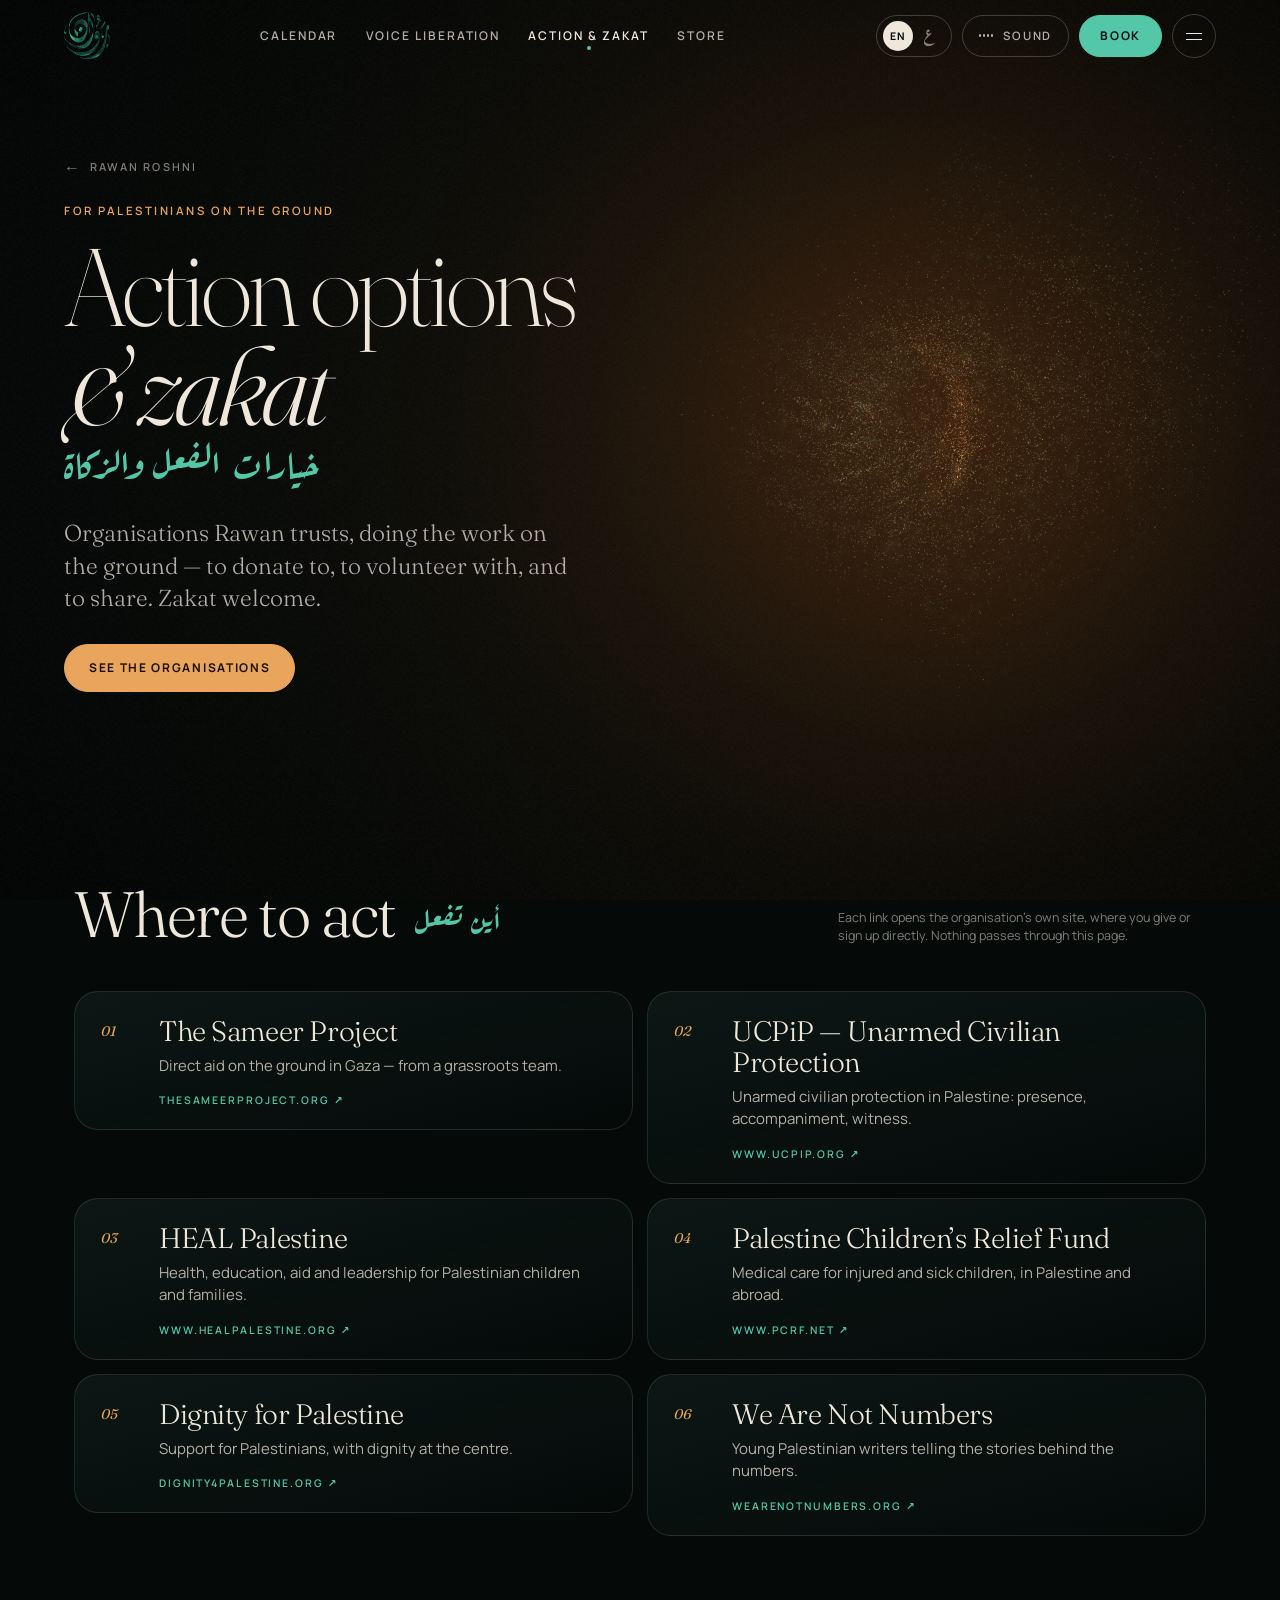
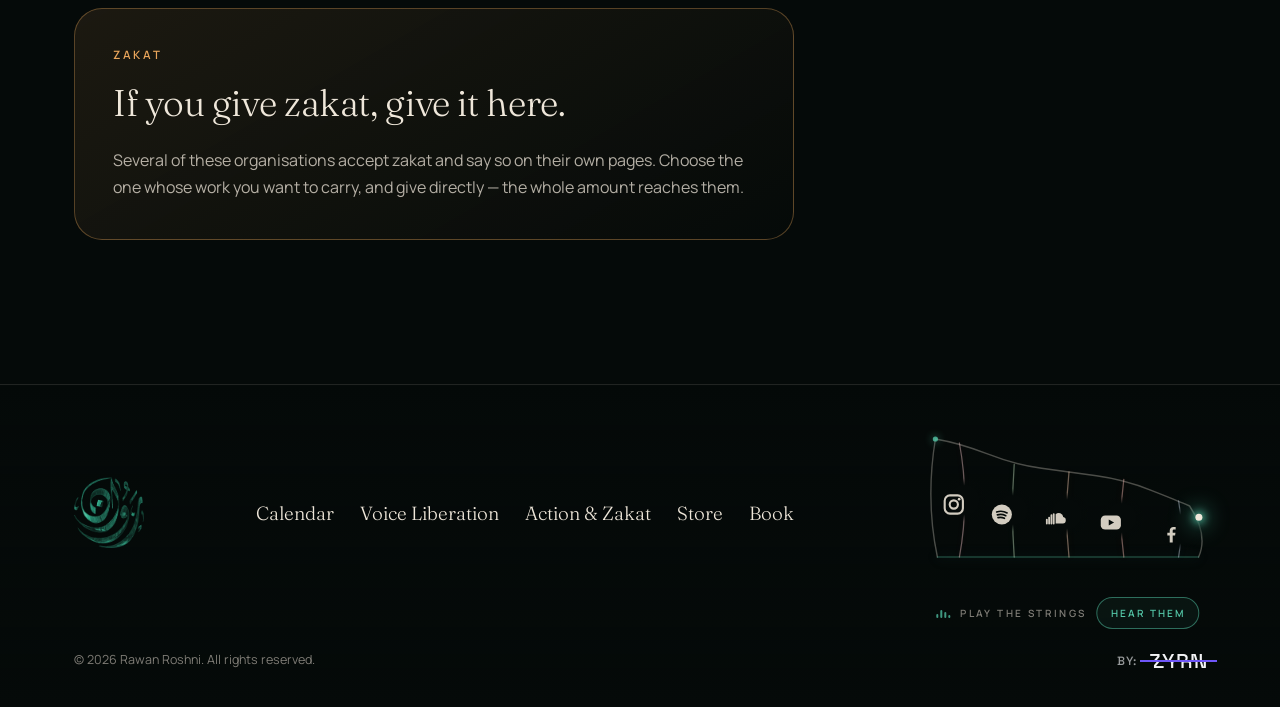
<file: action.html>
<!doctype html>
<html lang="en" class="no-js">
<head>
<meta charset="utf-8">
<meta name="viewport" content="width=device-width, initial-scale=1, viewport-fit=cover">
<title>Action Options &amp; Zakat — Rawan Roshni</title>
<meta name="description" content="Action options and zakat for Palestinians on the ground: organisations to donate to, volunteer with, and share — chosen by Rawan Roshni.">
<meta name="theme-color" content="#050A09">
<link rel="icon" href="favicon.ico" sizes="any">
<link rel="icon" href="favicon.png" type="image/png" sizes="96x96">
<link rel="apple-touch-icon" href="apple-touch-icon.png">
<link rel="manifest" href="site.webmanifest">
<meta property="og:type" content="website">
<meta property="og:title" content="Action Options &amp; Zakat — for Palestinians on the ground">
<meta property="og:description" content="Organisations to donate to, volunteer with, and share.">
<meta property="og:image" content="https://rivawan.com/assets/img/share.jpg">
<meta property="og:image:width" content="1200">
<meta property="og:image:height" content="630">
<meta property="og:image:type" content="image/jpeg">
<meta property="og:image:alt" content="The Rawan Roshni logo: her name in Arabic calligraphy above RAWAN ROSHNI, in teal on night">
<meta property="og:site_name" content="Rawan Roshni">
<meta property="og:url" content="https://rivawan.com/action.html">
<link rel="canonical" href="https://rivawan.com/action.html">
<meta name="twitter:card" content="summary_large_image">
<meta name="twitter:image" content="https://rivawan.com/assets/img/share.jpg">
<meta name="twitter:image:alt" content="The Rawan Roshni logo: her name in Arabic calligraphy above RAWAN ROSHNI, in teal on night">
<link rel="preload" href="assets/fonts/fraunces-roman.woff2" as="font" type="font/woff2" crossorigin>
<link rel="preload" href="assets/fonts/manrope.woff2" as="font" type="font/woff2" crossorigin>
<link rel="stylesheet" href="assets/css/site.css">
<link rel="stylesheet" href="assets/css/pages.css">
<link rel="stylesheet" href="assets/css/zyrn-credit.css">
<script>(function(d){d.classList.replace('no-js','js');try{var q=new URLSearchParams(location.search).get('lang');if(q==='ar'||q==='en')localStorage.setItem('rr-lang',q);if((q||localStorage.getItem('rr-lang'))==='ar'){d.lang='ar';d.dir='rtl'}}catch(e){}})(document.documentElement);</script>
</head>
<body class="page">

<a class="skip" href="#content">Skip to content</a>
<canvas id="field" aria-hidden="true"></canvas>

<header class="nav" id="nav">
  <a class="nav__mark" href="index.html" aria-label="Rawan Roshni — home">
    <img src="assets/img/logo-360.webp" alt="" width="180" height="185">
  </a>
  <nav class="nav__links" aria-label="Main">
    <a href="calendar.html" data-chime="0">Calendar</a>
    <a href="voice-liberation.html" data-chime="1">Voice Liberation</a>
    <a href="action.html" data-chime="2">Action &amp; Zakat</a>
    <a href="store.html" data-chime="3">Store</a>
  </nav>
  <div class="nav__end">
    <button class="lang" type="button" data-lang aria-pressed="false"><span class="lang__en">EN</span><span class="lang__ar" lang="ar">ع</span></button>
    <button class="snd" type="button" data-sound aria-pressed="false" aria-label="Sound: off">
      <span class="snd__bars" aria-hidden="true"><i></i><i></i><i></i><i></i></span>
      <span class="snd__label">Sound</span>
    </button>
    <a class="btn btn--ink nav__cta" href="index.html#book">Book</a>
    <button class="nav__menu" type="button" aria-expanded="false" aria-controls="sheet" aria-label="Open menu">
      <span></span><span></span>
    </button>
  </div>
</header>

<div class="sheet" id="sheet" hidden>
  <div class="sheet__cols">
    <nav aria-label="The journey">
      <p class="sheet__h">The journey</p>
      <a href="index.html"><em>✦</em> Home <span lang="ar">روان</span></a>
      <a href="index.html#voice"><em>I</em> The Voice <span lang="ar">الصوت</span></a>
      <a href="index.html#whirl"><em>II</em> The Whirl <span lang="ar">الدوران</span></a>
      <a href="index.html#resonance"><em>III</em> Resonance <span lang="ar">الرنين</span></a>
      <a href="index.html#circle"><em>IV</em> The Circle <span lang="ar">الدائرة</span></a>
      <a href="index.html#path"><em>·</em> The Flight Path <span lang="ar">المسار</span></a>
      <a href="index.html#story"><em>·</em> Her Story <span lang="ar">الحكاية</span></a>
    </nav>
    <nav aria-label="Walk with her">
      <p class="sheet__h">Walk with her</p>
      <a href="calendar.html"><em>·</em> Calendar <span lang="ar">التقويم</span></a>
      <a href="voice-liberation.html"><em>·</em> Voice Liberation <span lang="ar">تحرير الصوت</span></a>
      <a href="action.html"><em>·</em> Action Options &amp; Zakat <span lang="ar">للفلسطينيّين</span></a>
      <a href="store.html"><em>·</em> Store <span lang="ar">المتجر</span></a>
      <a href="index.html#book"><em>·</em> Book Rawan <span lang="ar">الدعوة</span></a>
    </nav>
  </div>
</div>

<main id="content">
  <section class="phero" data-form="ring" data-mood="amber" data-screen="Action Options &amp; Zakat">
    <div class="phero__copy">
      <a class="crumb" href="index.html">Rawan Roshni</a>
      <p class="eyebrow eyebrow--candle">For Palestinians on the ground</p>
      <h1 class="phero__title">Action options <em>&amp; zakat</em> <span lang="ar" class="ar">خيارات الفعل والزكاة</span></h1>
      <p class="phero__lede">Organisations Rawan trusts, doing the work on the ground — to donate to, to volunteer with, and to share. Zakat welcome.</p>
      <div class="phero__cta"><a class="btn btn--candle" href="#organisations">See the organisations</a></div>
    </div>
    <div class="phero__stage" data-anchor></div>
  </section>

  <section class="block" id="organisations" data-form="drift" data-mood="amber" data-alpha="0.22" data-screen="Organisations">
    <div class="move__sticky" data-anchor data-full></div>
    <div class="wrap">
      <div class="block__head"><h2 class="block__title">Where to act <span lang="ar" class="ar">أين تفعل</span></h2><p class="fine" style="margin:0; max-width:46ch">Each link opens the organisation’s own site, where you give or sign up directly. Nothing passes through this page.</p></div>
      <ul class="orgs" data-actions></ul>
      <div class="zakat">
        <p class="eyebrow eyebrow--candle">Zakat</p>
        <p class="big">If you give zakat, give it here.</p>
        <p>Several of these organisations accept zakat and say so on their own pages. Choose the one whose work you want to carry, and give directly — the whole amount reaches them.</p>
      </div>
    </div>
  </section>
</main>

<footer class="foot">
  <div class="wrap foot__row">
    <a href="index.html"><img class="foot__mark" src="assets/img/logo-360.webp" alt="Rawan Roshni — home" width="180" height="185" loading="lazy"></a>
    <ul class="foot__pages" aria-label="Pages">
      <li><a href="calendar.html">Calendar</a></li>
      <li><a href="voice-liberation.html">Voice Liberation</a></li>
      <li><a href="action.html">Action &amp; Zakat</a></li>
      <li><a href="store.html">Store</a></li>
      <li><a href="index.html#book">Book</a></li>
    </ul>
    <ul class="social" aria-label="Rawan online">
      <li><a class="social__i" href="https://www.instagram.com/rawanroshniofficial/" target="_blank" rel="noopener" aria-label="Instagram" data-cursor="Instagram" style="--b:225,48,108"><svg viewBox="0 0 24 24" aria-hidden="true"><rect x="2.5" y="2.5" width="19" height="19" rx="5.5" fill="none" stroke="currentColor" stroke-width="2.2"/><circle cx="12" cy="12" r="4.3" fill="none" stroke="currentColor" stroke-width="2.2"/><circle cx="17.6" cy="6.4" r="1.4" fill="currentColor"/></svg></a></li>
      <li><a class="social__i" href="https://open.spotify.com/artist/6M2g6Ypb0pPy4uFOaGkPOM" target="_blank" rel="noopener" aria-label="Spotify" data-cursor="Spotify" style="--b:30,215,96"><svg viewBox="0 0 24 24" aria-hidden="true"><circle cx="12" cy="12" r="10.5" fill="currentColor"/><path d="M6.6 9.3c3.6-1.1 7.6-.8 10.9 1.1M7.3 12.4c3-.9 6.2-.5 8.8.9M8 15.3c2.3-.6 4.7-.3 6.7.7" fill="none" stroke="var(--night)" stroke-width="1.7" stroke-linecap="round"/></svg></a></li>
      <li><a class="social__i" href="https://soundcloud.com/rawanroshni" target="_blank" rel="noopener" aria-label="SoundCloud" data-cursor="SoundCloud" style="--b:255,85,0"><svg viewBox="0 0 24 24" aria-hidden="true"><path d="M2.2 17.2v-4.1M4.6 17.2v-6.2M7 17.2V8.6M9.4 17.2V7.4" fill="none" stroke="currentColor" stroke-width="1.9" stroke-linecap="round"/><path d="M11.4 17.2V7.6a4.6 4.6 0 0 1 7.9 2.9 3.4 3.4 0 0 1-.3 6.7H11.4z" fill="currentColor"/></svg></a></li>
      <li><a class="social__i" href="https://www.youtube.com/c/RawanRoshni" target="_blank" rel="noopener" aria-label="YouTube" data-cursor="YouTube" style="--b:255,0,0"><svg viewBox="0 0 24 24" aria-hidden="true"><rect x="1.5" y="4.6" width="21" height="14.8" rx="4.6" fill="currentColor"/><path d="M9.8 8.9v6.2l5.6-3.1z" fill="var(--night)"/></svg></a></li>
      <li><a class="social__i" href="https://www.facebook.com/rawan.roshni" target="_blank" rel="noopener" aria-label="Facebook" data-cursor="Facebook" style="--b:24,119,242"><svg viewBox="0 0 24 24" aria-hidden="true"><path d="M13.6 21.5v-7.3h2.5l.4-3h-2.9V9.4c0-.9.3-1.5 1.5-1.5h1.6V5.3c-.3 0-1.2-.1-2.3-.1-2.3 0-3.9 1.4-3.9 4v2H8v3h2.5v7.3z" fill="currentColor"/></svg></a></li>
    </ul>
  </div>
  <div class="wrap foot__base">
    <p>© <span data-year>2026</span> Rawan Roshni. All rights reserved.</p>
    <span class="zc">
      <span class="zc__lead" lang="en">BY:</span>
      <a class="zc__link" href="https://zyrn.org/" target="_blank" rel="noopener" aria-label="Zyrn — opens in a new tab">
        <span class="glitch">
          <span class="shear shear--auto" aria-hidden="true">
            <span class="shear__half shear__half--top">ZYRN</span>
            <span class="shear__half shear__half--bot">ZYRN</span>
            <span class="shear__seam"></span>
          </span>
        </span>
      </a>
    </span>
  </div>
</footer>

<script src="assets/js/data.js" defer></script>
<script src="assets/js/audio.js" defer></script>
<script src="assets/js/field.js" defer></script>
<script src="assets/js/i18n.js" defer></script>
<script src="assets/js/main.js" defer></script>
<script src="assets/js/strings.js" defer></script>
<script src="assets/js/skip.js" defer></script>
<script src="assets/js/pages.js" defer></script>
<script src="assets/js/zyrn-credit.js" defer></script>
</body>
</html>
</file>
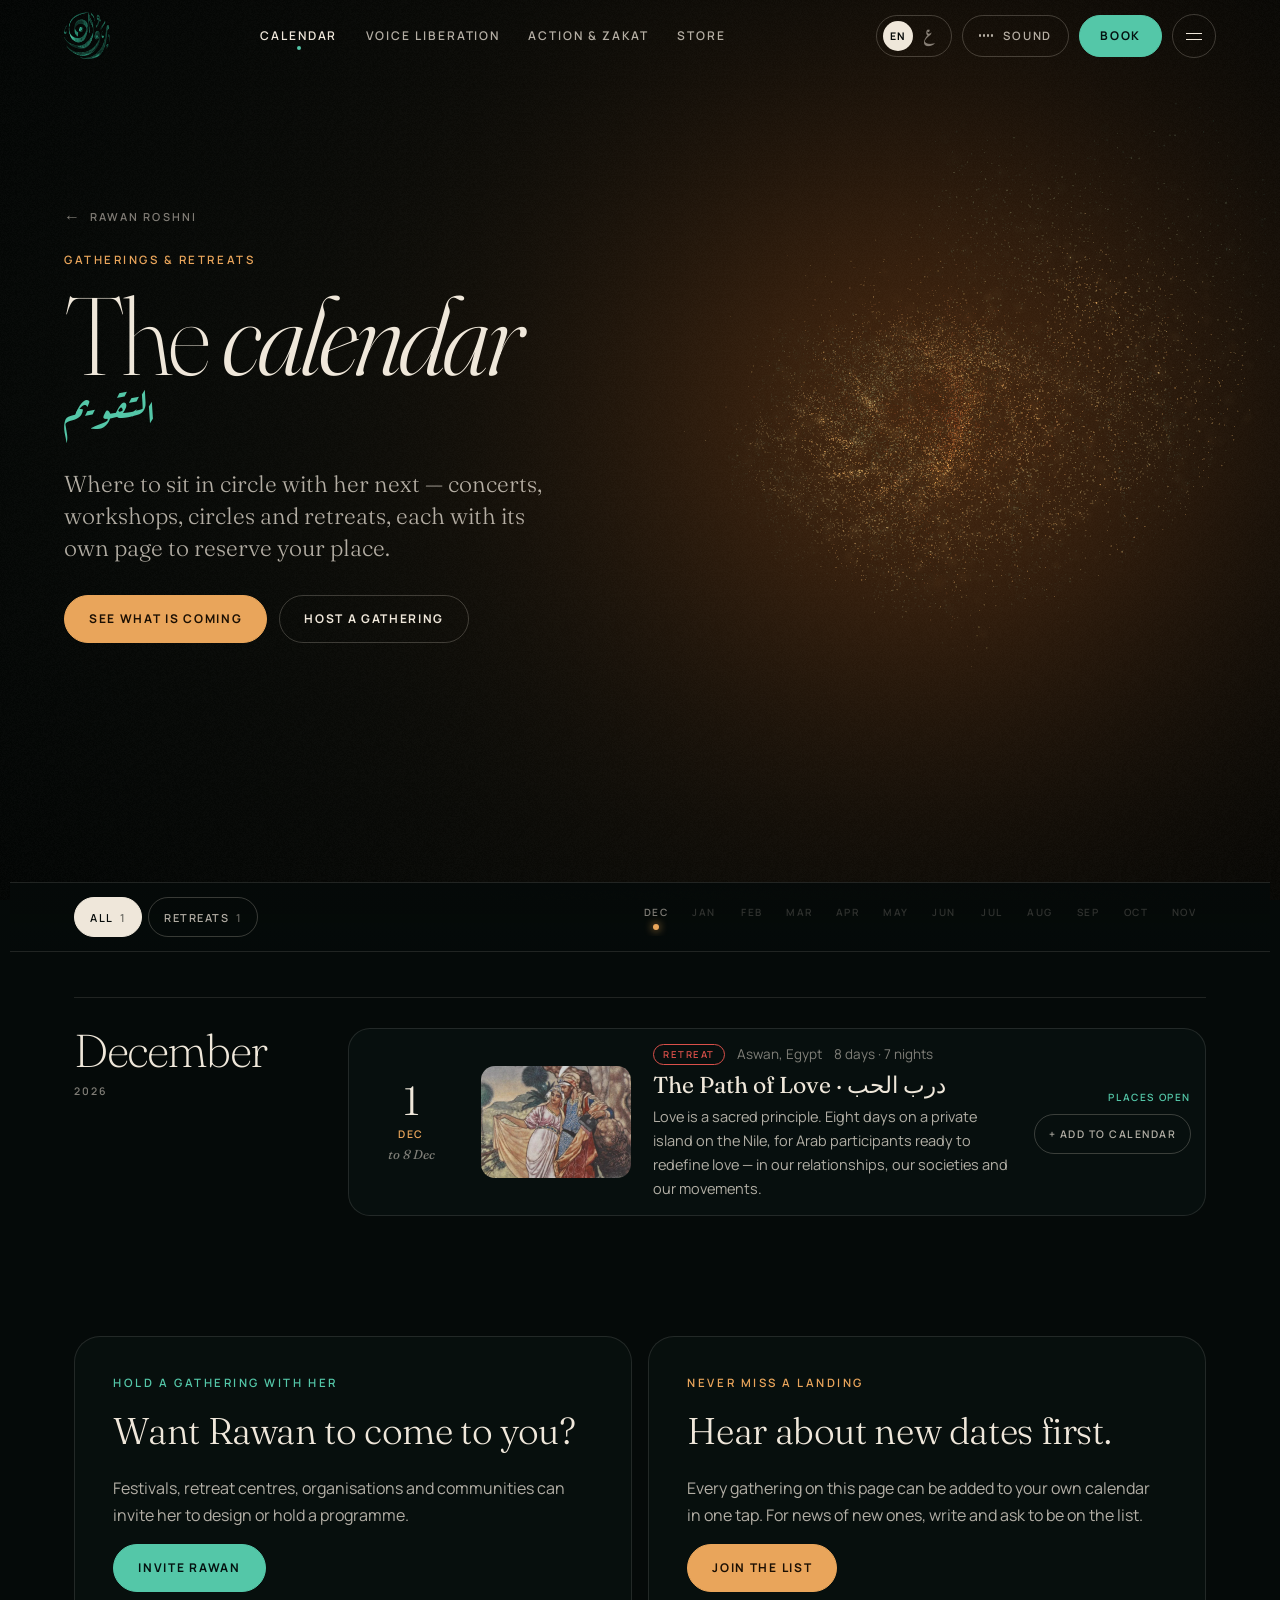
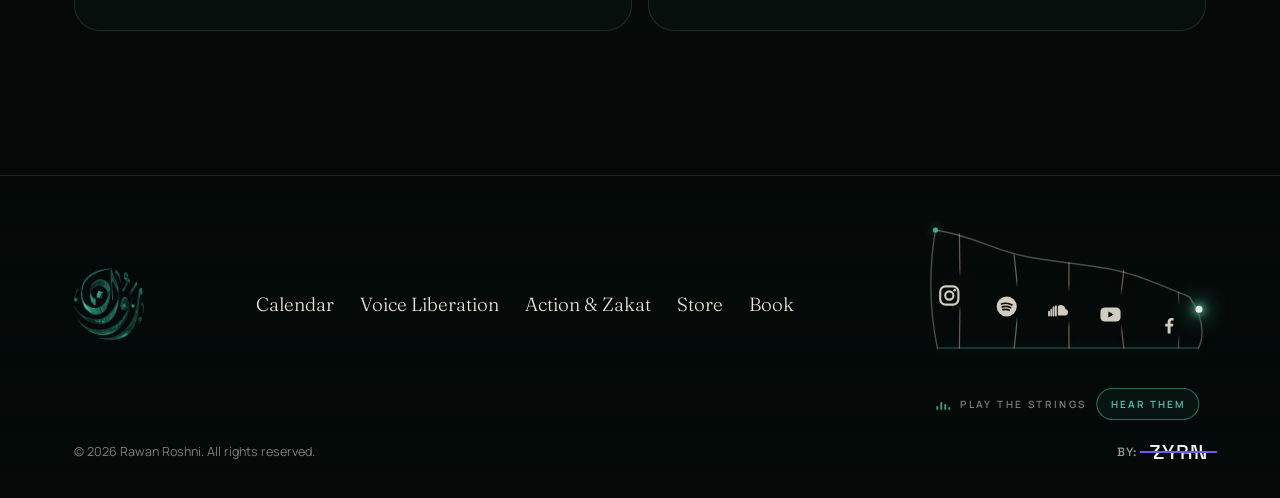
<file: calendar.html>
<!doctype html>
<html lang="en" class="no-js">
<head>
<meta charset="utf-8">
<meta name="viewport" content="width=device-width, initial-scale=1, viewport-fit=cover">
<title>Calendar — Rawan Roshni</title>
<meta name="description" content="Upcoming concerts, circles, workshops and retreats with Rawan Roshni, each with its own page to reserve a place.">
<meta name="theme-color" content="#050A09">
<link rel="icon" href="favicon.ico" sizes="any">
<link rel="icon" href="favicon.png" type="image/png" sizes="96x96">
<link rel="apple-touch-icon" href="apple-touch-icon.png">
<link rel="manifest" href="site.webmanifest">
<meta property="og:type" content="website">
<meta property="og:title" content="Calendar — Rawan Roshni">
<meta property="og:description" content="Upcoming concerts, circles, workshops and retreats with Rawan Roshni, each with its own page to reserve a place.">
<meta property="og:image" content="https://rivawan.com/assets/img/share.jpg">
<meta property="og:image:width" content="1200">
<meta property="og:image:height" content="630">
<meta property="og:image:type" content="image/jpeg">
<meta property="og:image:alt" content="The Rawan Roshni logo: her name in Arabic calligraphy above RAWAN ROSHNI, in teal on night">
<meta property="og:site_name" content="Rawan Roshni">
<meta property="og:url" content="https://rivawan.com/calendar.html">
<link rel="canonical" href="https://rivawan.com/calendar.html">
<meta name="twitter:card" content="summary_large_image">
<meta name="twitter:image" content="https://rivawan.com/assets/img/share.jpg">
<meta name="twitter:image:alt" content="The Rawan Roshni logo: her name in Arabic calligraphy above RAWAN ROSHNI, in teal on night">
<link rel="preload" href="assets/fonts/fraunces-roman.woff2" as="font" type="font/woff2" crossorigin>
<link rel="preload" href="assets/fonts/manrope.woff2" as="font" type="font/woff2" crossorigin>
<link rel="stylesheet" href="assets/css/site.css">
<link rel="stylesheet" href="assets/css/pages.css">
<link rel="stylesheet" href="assets/css/zyrn-credit.css">
<script>(function(d){d.classList.replace('no-js','js');try{var q=new URLSearchParams(location.search).get('lang');if(q==='ar'||q==='en')localStorage.setItem('rr-lang',q);if((q||localStorage.getItem('rr-lang'))==='ar'){d.lang='ar';d.dir='rtl'}}catch(e){}})(document.documentElement);</script>
</head>
<body class="page">

<a class="skip" href="#content">Skip to content</a>
<canvas id="field" aria-hidden="true"></canvas>

<header class="nav" id="nav">
  <a class="nav__mark" href="index.html" aria-label="Rawan Roshni — home">
    <img src="assets/img/logo-360.webp" alt="" width="180" height="185">
  </a>
  <nav class="nav__links" aria-label="Main">
    <a href="calendar.html" data-chime="0">Calendar</a>
    <a href="voice-liberation.html" data-chime="1">Voice Liberation</a>
    <a href="action.html" data-chime="2">Action &amp; Zakat</a>
    <a href="store.html" data-chime="3">Store</a>
  </nav>
  <div class="nav__end">
    <button class="lang" type="button" data-lang aria-pressed="false"><span class="lang__en">EN</span><span class="lang__ar" lang="ar">ع</span></button>
    <button class="snd" type="button" data-sound aria-pressed="false" aria-label="Sound: off">
      <span class="snd__bars" aria-hidden="true"><i></i><i></i><i></i><i></i></span>
      <span class="snd__label">Sound</span>
    </button>
    <a class="btn btn--ink nav__cta" href="index.html#book">Book</a>
    <button class="nav__menu" type="button" aria-expanded="false" aria-controls="sheet" aria-label="Open menu">
      <span></span><span></span>
    </button>
  </div>
</header>

<div class="sheet" id="sheet" hidden>
  <div class="sheet__cols">
    <nav aria-label="The journey">
      <p class="sheet__h">The journey</p>
      <a href="index.html"><em>✦</em> Home <span lang="ar">روان</span></a>
      <a href="index.html#voice"><em>I</em> The Voice <span lang="ar">الصوت</span></a>
      <a href="index.html#whirl"><em>II</em> The Whirl <span lang="ar">الدوران</span></a>
      <a href="index.html#resonance"><em>III</em> Resonance <span lang="ar">الرنين</span></a>
      <a href="index.html#circle"><em>IV</em> The Circle <span lang="ar">الدائرة</span></a>
      <a href="index.html#path"><em>·</em> The Flight Path <span lang="ar">المسار</span></a>
      <a href="index.html#story"><em>·</em> Her Story <span lang="ar">الحكاية</span></a>
    </nav>
    <nav aria-label="Walk with her">
      <p class="sheet__h">Walk with her</p>
      <a href="calendar.html"><em>·</em> Calendar <span lang="ar">التقويم</span></a>
      <a href="voice-liberation.html"><em>·</em> Voice Liberation <span lang="ar">تحرير الصوت</span></a>
      <a href="action.html"><em>·</em> Action Options &amp; Zakat <span lang="ar">للفلسطينيّين</span></a>
      <a href="store.html"><em>·</em> Store <span lang="ar">المتجر</span></a>
      <a href="index.html#book"><em>·</em> Book Rawan <span lang="ar">الدعوة</span></a>
    </nav>
  </div>
</div>

<main id="content">

  <section class="phero" data-form="ring" data-screen="Calendar">
    <div class="phero__copy">
      <a class="crumb" href="index.html">Rawan Roshni</a>
      <p class="eyebrow eyebrow--candle">Gatherings &amp; retreats</p>
      <h1 class="phero__title">The <em>calendar</em> <span lang="ar" class="ar">التقويم</span></h1>
      <p class="phero__lede">Where to sit in circle with her next — concerts, workshops, circles and retreats, each with its own page to reserve your place.</p>
      <div class="phero__cta">
        <a class="btn btn--candle" href="#gatherings">See what is coming</a>
        <a class="btn btn--ghost" href="index.html#book-facil">Host a gathering</a>
      </div>
    </div>
    <div class="phero__stage" data-anchor></div>
  </section>

  <section class="block" id="gatherings" data-form="drift" data-mood="amber" data-alpha="0.22" data-screen="Gatherings" data-calendar>
    <div class="move__sticky" data-anchor data-full></div>
    <div class="wrap">
      <a class="feature" data-feature hidden></a>
      <div class="cal-tools">
        <div class="cal-tools__row">
          <div class="filters" role="group" aria-label="Show" data-filters></div>
          <div class="ribbon" role="group" aria-label="Jump to a month" data-ribbon></div>
        </div>
      </div>
      <div data-months></div>

      <div class="host">
        <div>
          <p class="eyebrow">Hold a gathering with her</p>
          <p class="big">Want Rawan to come to you?</p>
          <p>Festivals, retreat centres, organisations and communities can invite her to design or hold a programme.</p>
          <a class="btn btn--ink" href="index.html#book-facil">Invite Rawan</a>
        </div>
        <div>
          <p class="eyebrow eyebrow--candle">Never miss a landing</p>
          <p class="big">Hear about new dates first.</p>
          <p>Every gathering on this page can be added to your own calendar in one tap. For news of new ones, write and ask to be on the list.</p>
          <a class="btn btn--candle" href="mailto:rawan.roshni@gmail.com?subject=Please%20add%20me%20to%20your%20list">Join the list</a>
        </div>
      </div>
    </div>
  </section>

</main>

<footer class="foot">
  <div class="wrap foot__row">
    <a href="index.html"><img class="foot__mark" src="assets/img/logo-360.webp" alt="Rawan Roshni — home" width="180" height="185" loading="lazy"></a>
    <ul class="foot__pages" aria-label="Pages">
      <li><a href="calendar.html">Calendar</a></li>
      <li><a href="voice-liberation.html">Voice Liberation</a></li>
      <li><a href="action.html">Action &amp; Zakat</a></li>
      <li><a href="store.html">Store</a></li>
      <li><a href="index.html#book">Book</a></li>
    </ul>
    <ul class="social" aria-label="Rawan online">
      <li><a class="social__i" href="https://www.instagram.com/rawanroshniofficial/" target="_blank" rel="noopener" aria-label="Instagram" data-cursor="Instagram" style="--b:225,48,108"><svg viewBox="0 0 24 24" aria-hidden="true"><rect x="2.5" y="2.5" width="19" height="19" rx="5.5" fill="none" stroke="currentColor" stroke-width="2.2"/><circle cx="12" cy="12" r="4.3" fill="none" stroke="currentColor" stroke-width="2.2"/><circle cx="17.6" cy="6.4" r="1.4" fill="currentColor"/></svg></a></li>
      <li><a class="social__i" href="https://open.spotify.com/artist/6M2g6Ypb0pPy4uFOaGkPOM" target="_blank" rel="noopener" aria-label="Spotify" data-cursor="Spotify" style="--b:30,215,96"><svg viewBox="0 0 24 24" aria-hidden="true"><circle cx="12" cy="12" r="10.5" fill="currentColor"/><path d="M6.6 9.3c3.6-1.1 7.6-.8 10.9 1.1M7.3 12.4c3-.9 6.2-.5 8.8.9M8 15.3c2.3-.6 4.7-.3 6.7.7" fill="none" stroke="var(--night)" stroke-width="1.7" stroke-linecap="round"/></svg></a></li>
      <li><a class="social__i" href="https://soundcloud.com/rawanroshni" target="_blank" rel="noopener" aria-label="SoundCloud" data-cursor="SoundCloud" style="--b:255,85,0"><svg viewBox="0 0 24 24" aria-hidden="true"><path d="M2.2 17.2v-4.1M4.6 17.2v-6.2M7 17.2V8.6M9.4 17.2V7.4" fill="none" stroke="currentColor" stroke-width="1.9" stroke-linecap="round"/><path d="M11.4 17.2V7.6a4.6 4.6 0 0 1 7.9 2.9 3.4 3.4 0 0 1-.3 6.7H11.4z" fill="currentColor"/></svg></a></li>
      <li><a class="social__i" href="https://www.youtube.com/c/RawanRoshni" target="_blank" rel="noopener" aria-label="YouTube" data-cursor="YouTube" style="--b:255,0,0"><svg viewBox="0 0 24 24" aria-hidden="true"><rect x="1.5" y="4.6" width="21" height="14.8" rx="4.6" fill="currentColor"/><path d="M9.8 8.9v6.2l5.6-3.1z" fill="var(--night)"/></svg></a></li>
      <li><a class="social__i" href="https://www.facebook.com/rawan.roshni" target="_blank" rel="noopener" aria-label="Facebook" data-cursor="Facebook" style="--b:24,119,242"><svg viewBox="0 0 24 24" aria-hidden="true"><path d="M13.6 21.5v-7.3h2.5l.4-3h-2.9V9.4c0-.9.3-1.5 1.5-1.5h1.6V5.3c-.3 0-1.2-.1-2.3-.1-2.3 0-3.9 1.4-3.9 4v2H8v3h2.5v7.3z" fill="currentColor"/></svg></a></li>
    </ul>
  </div>
  <div class="wrap foot__base">
    <p>© <span data-year>2026</span> Rawan Roshni. All rights reserved.</p>
    <span class="zc">
      <span class="zc__lead" lang="en">BY:</span>
      <a class="zc__link" href="https://zyrn.org/" target="_blank" rel="noopener" aria-label="Zyrn — opens in a new tab">
        <span class="glitch">
          <span class="shear shear--auto" aria-hidden="true">
            <span class="shear__half shear__half--top">ZYRN</span>
            <span class="shear__half shear__half--bot">ZYRN</span>
            <span class="shear__seam"></span>
          </span>
        </span>
      </a>
    </span>
  </div>
</footer>

<script src="assets/js/data.js" defer></script>
<script src="assets/js/audio.js" defer></script>
<script src="assets/js/field.js" defer></script>
<script src="assets/js/i18n.js" defer></script>
<script src="assets/js/main.js" defer></script>
<script src="assets/js/strings.js" defer></script>
<script src="assets/js/skip.js" defer></script>
<script src="assets/js/pages.js" defer></script>
<script src="assets/js/zyrn-credit.js" defer></script>
</body>
</html>
</file>
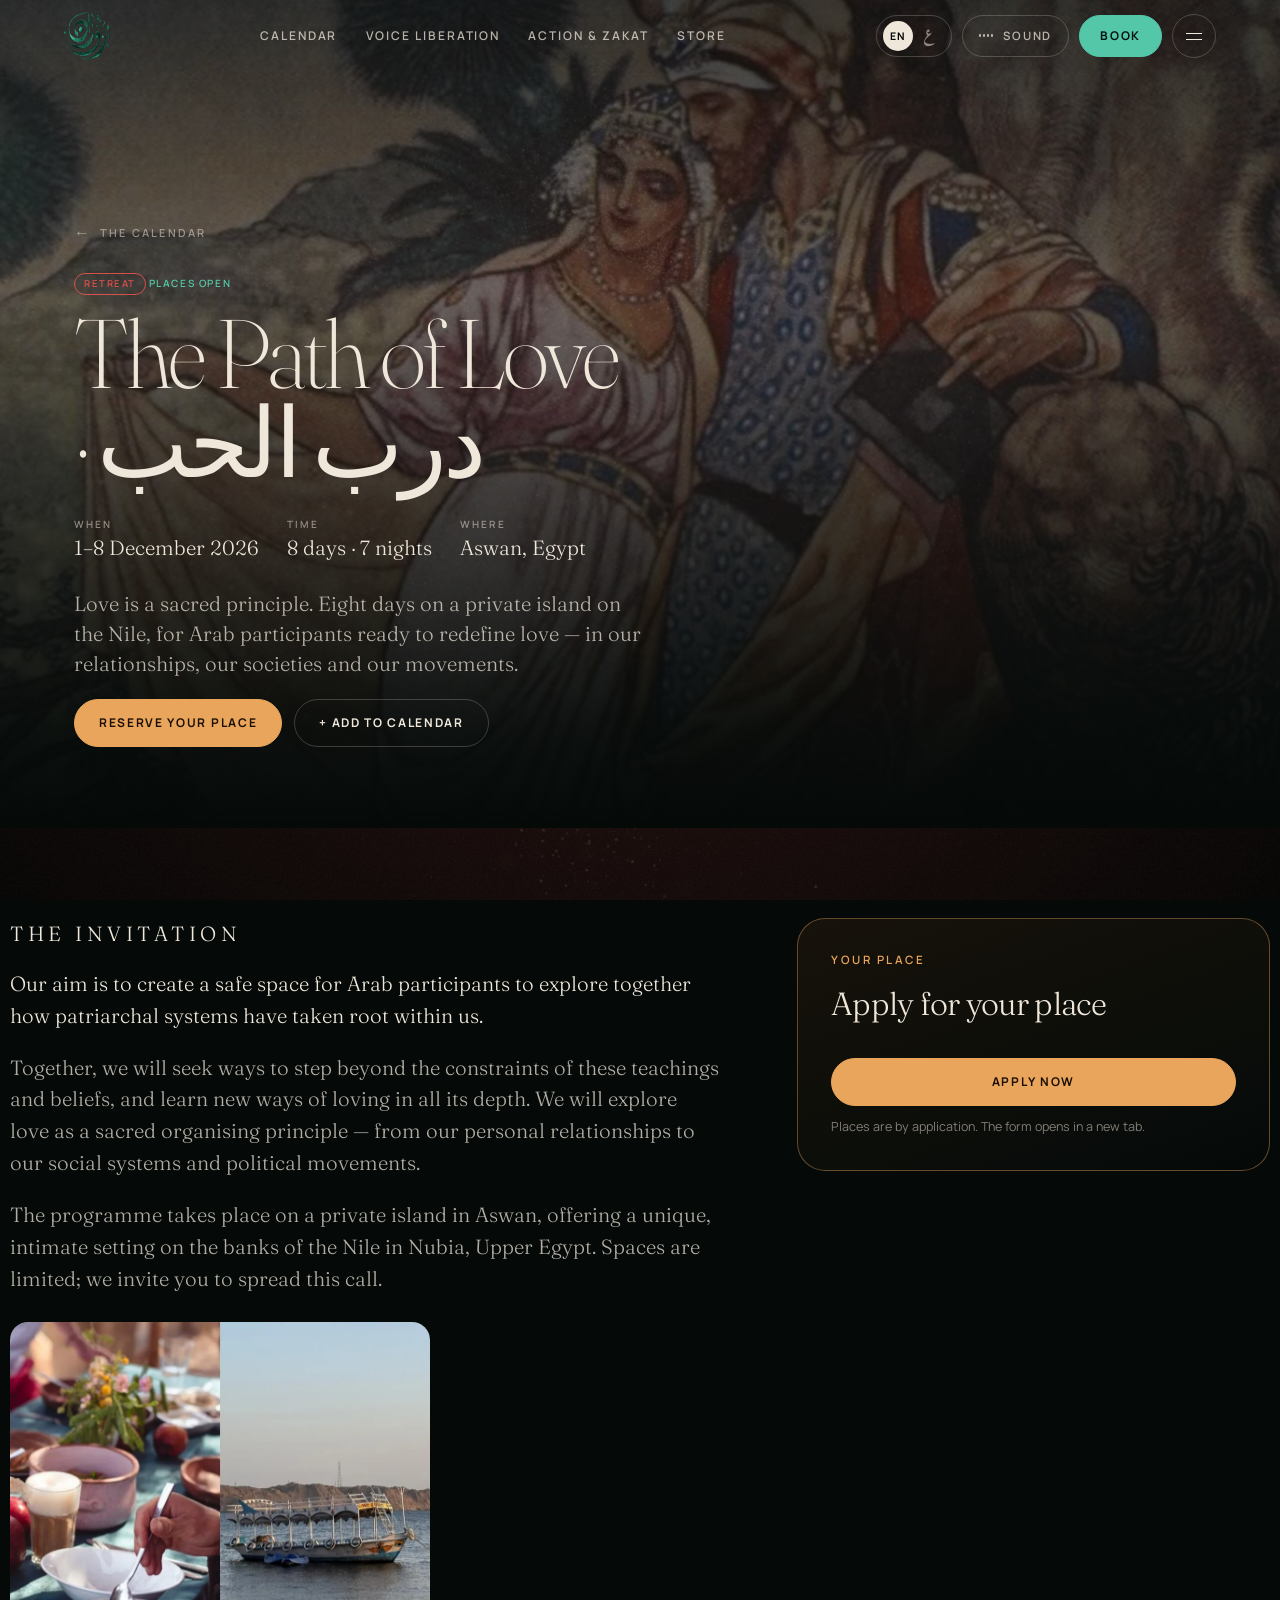
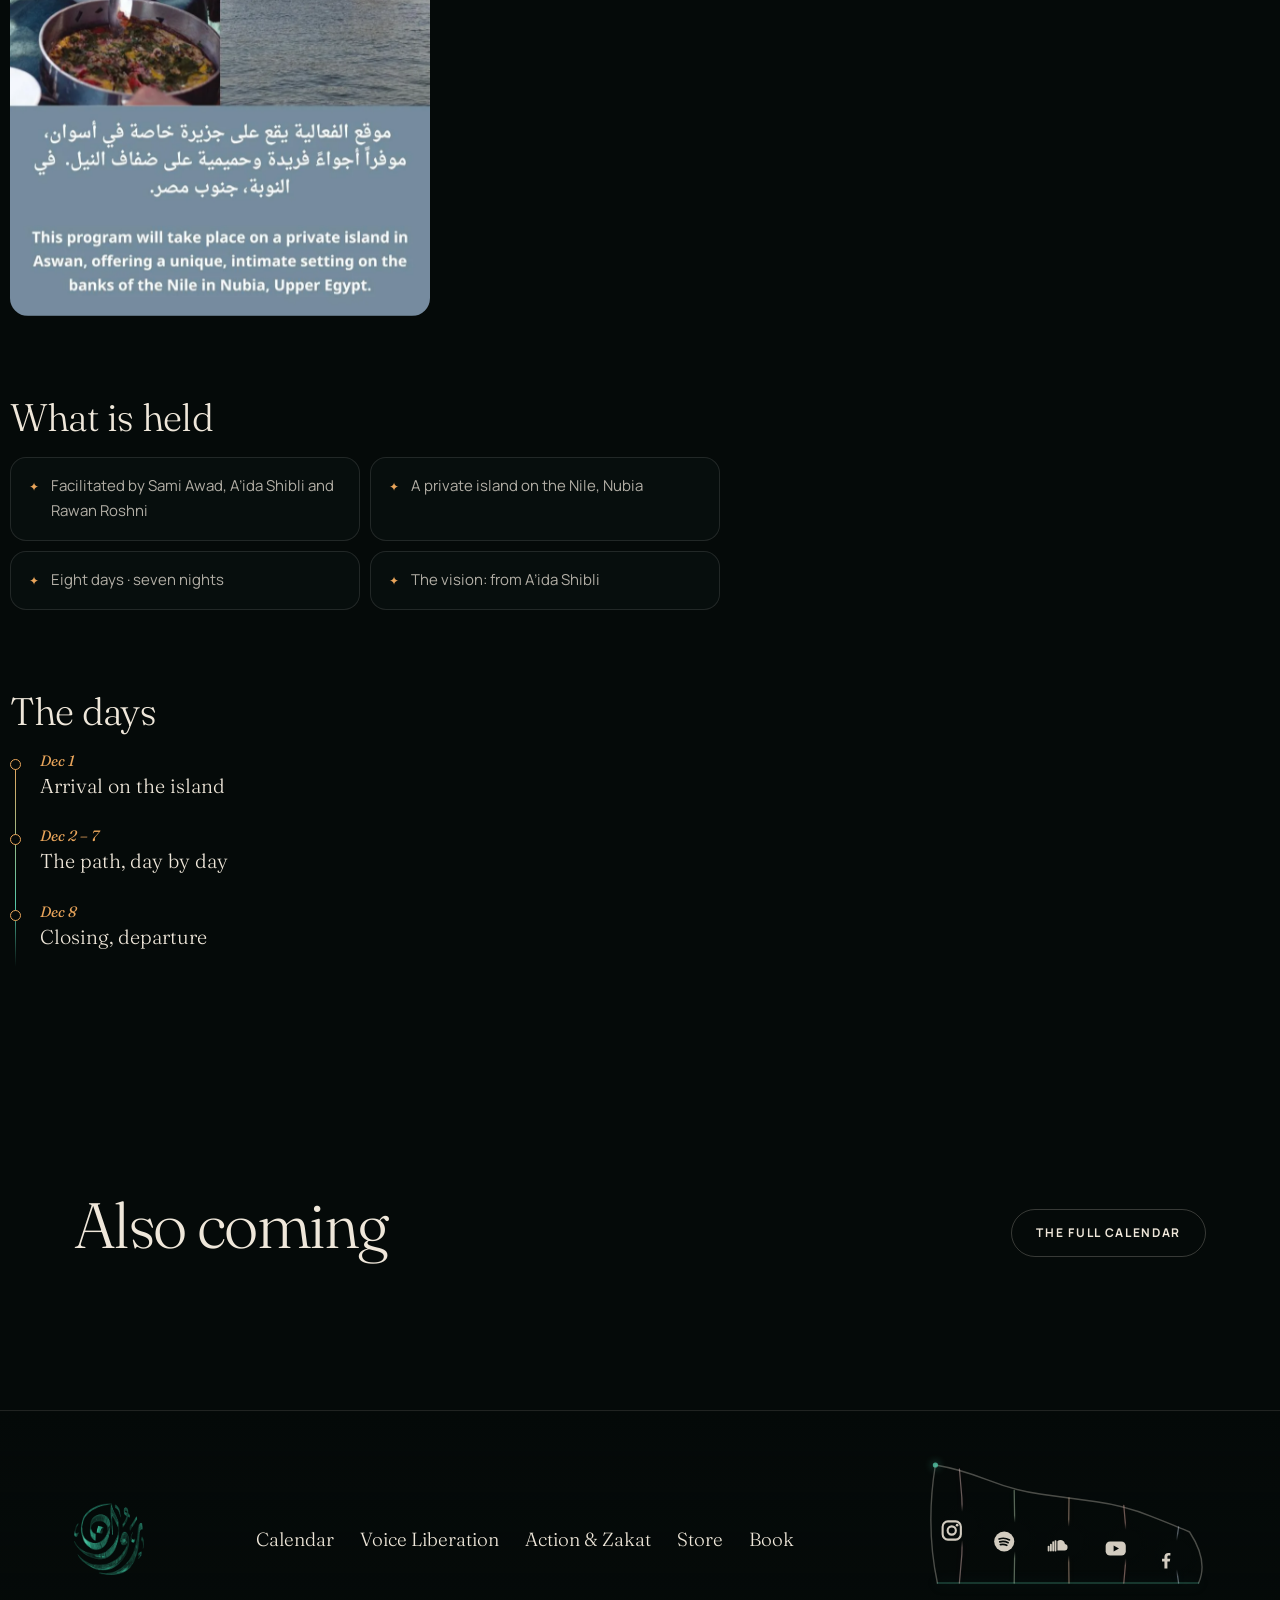
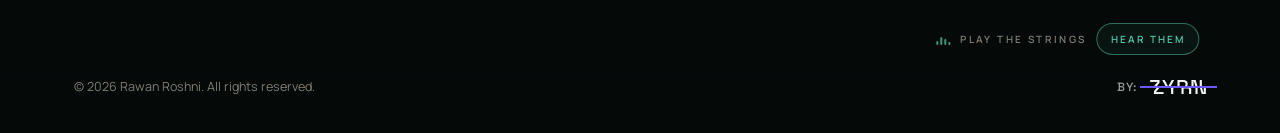
<file: event.html>
<!doctype html>
<html lang="en" class="no-js">
<head>
<meta charset="utf-8">
<meta name="viewport" content="width=device-width, initial-scale=1, viewport-fit=cover">
<title>A gathering — Rawan Roshni</title>
<meta name="description" content="A gathering with Rawan Roshni: the invitation, what is held, the days, and how to reserve your place.">
<meta name="theme-color" content="#050A09">
<link rel="icon" href="favicon.ico" sizes="any">
<link rel="icon" href="favicon.png" type="image/png" sizes="96x96">
<link rel="apple-touch-icon" href="apple-touch-icon.png">
<link rel="manifest" href="site.webmanifest">
<meta property="og:type" content="website">
<meta property="og:title" content="A gathering — Rawan Roshni">
<meta property="og:description" content="A gathering with Rawan Roshni: the invitation, what is held, the days, and how to reserve your place.">
<meta property="og:image" content="https://rivawan.com/assets/img/share.jpg">
<meta property="og:image:width" content="1200">
<meta property="og:image:height" content="630">
<meta property="og:image:type" content="image/jpeg">
<meta property="og:image:alt" content="The Rawan Roshni logo: her name in Arabic calligraphy above RAWAN ROSHNI, in teal on night">
<meta property="og:site_name" content="Rawan Roshni">
<meta name="twitter:card" content="summary_large_image">
<meta name="twitter:image" content="https://rivawan.com/assets/img/share.jpg">
<meta name="twitter:image:alt" content="The Rawan Roshni logo: her name in Arabic calligraphy above RAWAN ROSHNI, in teal on night">
<link rel="preload" href="assets/fonts/fraunces-roman.woff2" as="font" type="font/woff2" crossorigin>
<link rel="preload" href="assets/fonts/manrope.woff2" as="font" type="font/woff2" crossorigin>
<link rel="stylesheet" href="assets/css/site.css">
<link rel="stylesheet" href="assets/css/pages.css">
<link rel="stylesheet" href="assets/css/zyrn-credit.css">
<script>(function(d){d.classList.replace('no-js','js');try{var q=new URLSearchParams(location.search).get('lang');if(q==='ar'||q==='en')localStorage.setItem('rr-lang',q);if((q||localStorage.getItem('rr-lang'))==='ar'){d.lang='ar';d.dir='rtl'}}catch(e){}})(document.documentElement);</script>
</head>
<body class="page">

<a class="skip" href="#content">Skip to content</a>
<canvas id="field" aria-hidden="true"></canvas>

<header class="nav" id="nav">
  <a class="nav__mark" href="index.html" aria-label="Rawan Roshni — home">
    <img src="assets/img/logo-360.webp" alt="" width="180" height="185">
  </a>
  <nav class="nav__links" aria-label="Main">
    <a href="calendar.html" data-chime="0">Calendar</a>
    <a href="voice-liberation.html" data-chime="1">Voice Liberation</a>
    <a href="action.html" data-chime="2">Action &amp; Zakat</a>
    <a href="store.html" data-chime="3">Store</a>
  </nav>
  <div class="nav__end">
    <button class="lang" type="button" data-lang aria-pressed="false"><span class="lang__en">EN</span><span class="lang__ar" lang="ar">ع</span></button>
    <button class="snd" type="button" data-sound aria-pressed="false" aria-label="Sound: off">
      <span class="snd__bars" aria-hidden="true"><i></i><i></i><i></i><i></i></span>
      <span class="snd__label">Sound</span>
    </button>
    <a class="btn btn--ink nav__cta" href="index.html#book">Book</a>
    <button class="nav__menu" type="button" aria-expanded="false" aria-controls="sheet" aria-label="Open menu">
      <span></span><span></span>
    </button>
  </div>
</header>

<div class="sheet" id="sheet" hidden>
  <div class="sheet__cols">
    <nav aria-label="The journey">
      <p class="sheet__h">The journey</p>
      <a href="index.html"><em>✦</em> Home <span lang="ar">روان</span></a>
      <a href="index.html#voice"><em>I</em> The Voice <span lang="ar">الصوت</span></a>
      <a href="index.html#whirl"><em>II</em> The Whirl <span lang="ar">الدوران</span></a>
      <a href="index.html#resonance"><em>III</em> Resonance <span lang="ar">الرنين</span></a>
      <a href="index.html#circle"><em>IV</em> The Circle <span lang="ar">الدائرة</span></a>
      <a href="index.html#path"><em>·</em> The Flight Path <span lang="ar">المسار</span></a>
      <a href="index.html#story"><em>·</em> Her Story <span lang="ar">الحكاية</span></a>
    </nav>
    <nav aria-label="Walk with her">
      <p class="sheet__h">Walk with her</p>
      <a href="calendar.html"><em>·</em> Calendar <span lang="ar">التقويم</span></a>
      <a href="voice-liberation.html"><em>·</em> Voice Liberation <span lang="ar">تحرير الصوت</span></a>
      <a href="action.html"><em>·</em> Action Options &amp; Zakat <span lang="ar">للفلسطينيّين</span></a>
      <a href="store.html"><em>·</em> Store <span lang="ar">المتجر</span></a>
      <a href="index.html#book"><em>·</em> Book Rawan <span lang="ar">الدعوة</span></a>
    </nav>
  </div>
</div>

<main id="content">

  <section class="ehero" data-form="birds" data-alpha="0.5" data-screen="Gathering" data-event>
    <div class="ehero__img" data-e-img></div>
    <div class="move__sticky" data-anchor data-full style="position:absolute; inset:0; height:auto; margin:0"></div>
    <div class="wrap">
      <a class="crumb" href="calendar.html">The calendar</a>
      <div class="ehero__top"><span data-e-kind></span><span class="countdown" data-e-count></span></div>
      <h1 class="ehero__title" data-e-title>A gathering</h1>
      <p class="ehero__meta">
        <span><small>When</small><span data-e-when></span></span>
        <span><small>Time</small><span data-e-time></span></span>
        <span><small>Where</small><span data-e-where></span></span>
      </p>
      <p class="ehero__lede" data-e-lede></p>
      <div class="phero__cta">
        <a class="btn btn--candle" href="#reserve">Reserve your place</a>
        <button class="btn btn--ghost" type="button" data-e-ics>+ Add to calendar</button>
      </div>
      <noscript><p>This page draws itself from the calendar. <a href="calendar.html">See the calendar</a>.</p></noscript>
    </div>
  </section>

  <section class="block" data-form="drift" data-mood="amber" data-alpha="0.2" data-screen="The invitation" style="padding-top:0">
    <div class="move__sticky" data-anchor data-full></div>
    <div class="wrap ebody">
      <div>
        <section class="eabout">
          <p class="eyebrow">The invitation</p>
          <div data-e-about></div>
        </section>
        <section>
          <h2>What is held</h2>
          <ul class="includes" data-e-includes></ul>
        </section>
        <section>
          <h2>The days</h2>
          <ol class="days" data-e-days></ol>
        </section>
      </div>

      <aside class="reserve" id="reserve">
        <form data-reserve-form novalidate>
          <p class="eyebrow eyebrow--candle">Your place</p>
          <h2 data-reserve-title>Reserve your place</h2>
          <div class="tiers" role="radiogroup" aria-label="Choose an option" data-tiers></div>
          <div class="fields">
            <div class="field"><span>Places</span>
              <div class="qty"><button type="button" data-q="-1" aria-label="One fewer place">−</button><output data-qty>1</output><button type="button" data-q="1" aria-label="One more place">+</button></div>
            </div>
            <label class="field"><span>Your name</span><input name="name" autocomplete="name"></label>
            <label class="field"><span>Email</span><input name="email" type="email" autocomplete="email"></label>
            <label class="field"><span>Anything she should know</span><textarea name="note" rows="2" placeholder="Dietary needs, questions, a hello"></textarea></label>
          </div>
          <button class="btn btn--candle" type="submit" data-reserve-btn>Reserve my place</button>
          <p class="fine">Your reservation is written as an email to Rawan, and she confirms your place herself.</p>
        </form>
        <div class="reserved" aria-live="polite">
          <div class="reserved__mark" aria-hidden="true">✦</div>
          <p class="big">Your request is written.</p>
          <p data-reserved-what></p>
          <p class="fine">Send the email that just opened, and Rawan will confirm your place.</p>
          <button class="btn btn--ghost" type="button" data-e-ics>+ Add to calendar</button>
        </div>
      </aside>
    </div>
  </section>

  <section class="others" data-form="drift" data-alpha="0.2" data-screen="More gatherings">
    <div class="wrap">
      <div class="block__head"><h2 class="block__title">Also coming</h2><a class="btn btn--ghost" href="calendar.html">The full calendar</a></div>
      <ul data-others></ul>
    </div>
  </section>

</main>

<footer class="foot">
  <div class="wrap foot__row">
    <a href="index.html"><img class="foot__mark" src="assets/img/logo-360.webp" alt="Rawan Roshni — home" width="180" height="185" loading="lazy"></a>
    <ul class="foot__pages" aria-label="Pages">
      <li><a href="calendar.html">Calendar</a></li>
      <li><a href="voice-liberation.html">Voice Liberation</a></li>
      <li><a href="action.html">Action &amp; Zakat</a></li>
      <li><a href="store.html">Store</a></li>
      <li><a href="index.html#book">Book</a></li>
    </ul>
    <ul class="social" aria-label="Rawan online">
      <li><a class="social__i" href="https://www.instagram.com/rawanroshniofficial/" target="_blank" rel="noopener" aria-label="Instagram" data-cursor="Instagram" style="--b:225,48,108"><svg viewBox="0 0 24 24" aria-hidden="true"><rect x="2.5" y="2.5" width="19" height="19" rx="5.5" fill="none" stroke="currentColor" stroke-width="2.2"/><circle cx="12" cy="12" r="4.3" fill="none" stroke="currentColor" stroke-width="2.2"/><circle cx="17.6" cy="6.4" r="1.4" fill="currentColor"/></svg></a></li>
      <li><a class="social__i" href="https://open.spotify.com/artist/6M2g6Ypb0pPy4uFOaGkPOM" target="_blank" rel="noopener" aria-label="Spotify" data-cursor="Spotify" style="--b:30,215,96"><svg viewBox="0 0 24 24" aria-hidden="true"><circle cx="12" cy="12" r="10.5" fill="currentColor"/><path d="M6.6 9.3c3.6-1.1 7.6-.8 10.9 1.1M7.3 12.4c3-.9 6.2-.5 8.8.9M8 15.3c2.3-.6 4.7-.3 6.7.7" fill="none" stroke="var(--night)" stroke-width="1.7" stroke-linecap="round"/></svg></a></li>
      <li><a class="social__i" href="https://soundcloud.com/rawanroshni" target="_blank" rel="noopener" aria-label="SoundCloud" data-cursor="SoundCloud" style="--b:255,85,0"><svg viewBox="0 0 24 24" aria-hidden="true"><path d="M2.2 17.2v-4.1M4.6 17.2v-6.2M7 17.2V8.6M9.4 17.2V7.4" fill="none" stroke="currentColor" stroke-width="1.9" stroke-linecap="round"/><path d="M11.4 17.2V7.6a4.6 4.6 0 0 1 7.9 2.9 3.4 3.4 0 0 1-.3 6.7H11.4z" fill="currentColor"/></svg></a></li>
      <li><a class="social__i" href="https://www.youtube.com/c/RawanRoshni" target="_blank" rel="noopener" aria-label="YouTube" data-cursor="YouTube" style="--b:255,0,0"><svg viewBox="0 0 24 24" aria-hidden="true"><rect x="1.5" y="4.6" width="21" height="14.8" rx="4.6" fill="currentColor"/><path d="M9.8 8.9v6.2l5.6-3.1z" fill="var(--night)"/></svg></a></li>
      <li><a class="social__i" href="https://www.facebook.com/rawan.roshni" target="_blank" rel="noopener" aria-label="Facebook" data-cursor="Facebook" style="--b:24,119,242"><svg viewBox="0 0 24 24" aria-hidden="true"><path d="M13.6 21.5v-7.3h2.5l.4-3h-2.9V9.4c0-.9.3-1.5 1.5-1.5h1.6V5.3c-.3 0-1.2-.1-2.3-.1-2.3 0-3.9 1.4-3.9 4v2H8v3h2.5v7.3z" fill="currentColor"/></svg></a></li>
    </ul>
  </div>
  <div class="wrap foot__base">
    <p>© <span data-year>2026</span> Rawan Roshni. All rights reserved.</p>
    <span class="zc">
      <span class="zc__lead" lang="en">BY:</span>
      <a class="zc__link" href="https://zyrn.org/" target="_blank" rel="noopener" aria-label="Zyrn — opens in a new tab">
        <span class="glitch">
          <span class="shear shear--auto" aria-hidden="true">
            <span class="shear__half shear__half--top">ZYRN</span>
            <span class="shear__half shear__half--bot">ZYRN</span>
            <span class="shear__seam"></span>
          </span>
        </span>
      </a>
    </span>
  </div>
</footer>

<div class="mobile-reserve"><span data-mobile-label></span><a class="btn btn--candle" href="#reserve">Reserve</a></div>

<script src="assets/js/data.js" defer></script>
<script src="assets/js/audio.js" defer></script>
<script src="assets/js/field.js" defer></script>
<script src="assets/js/i18n.js" defer></script>
<script src="assets/js/main.js" defer></script>
<script src="assets/js/strings.js" defer></script>
<script src="assets/js/skip.js" defer></script>
<script src="assets/js/pages.js" defer></script>
<script src="assets/js/zyrn-credit.js" defer></script>
</body>
</html>
</file>
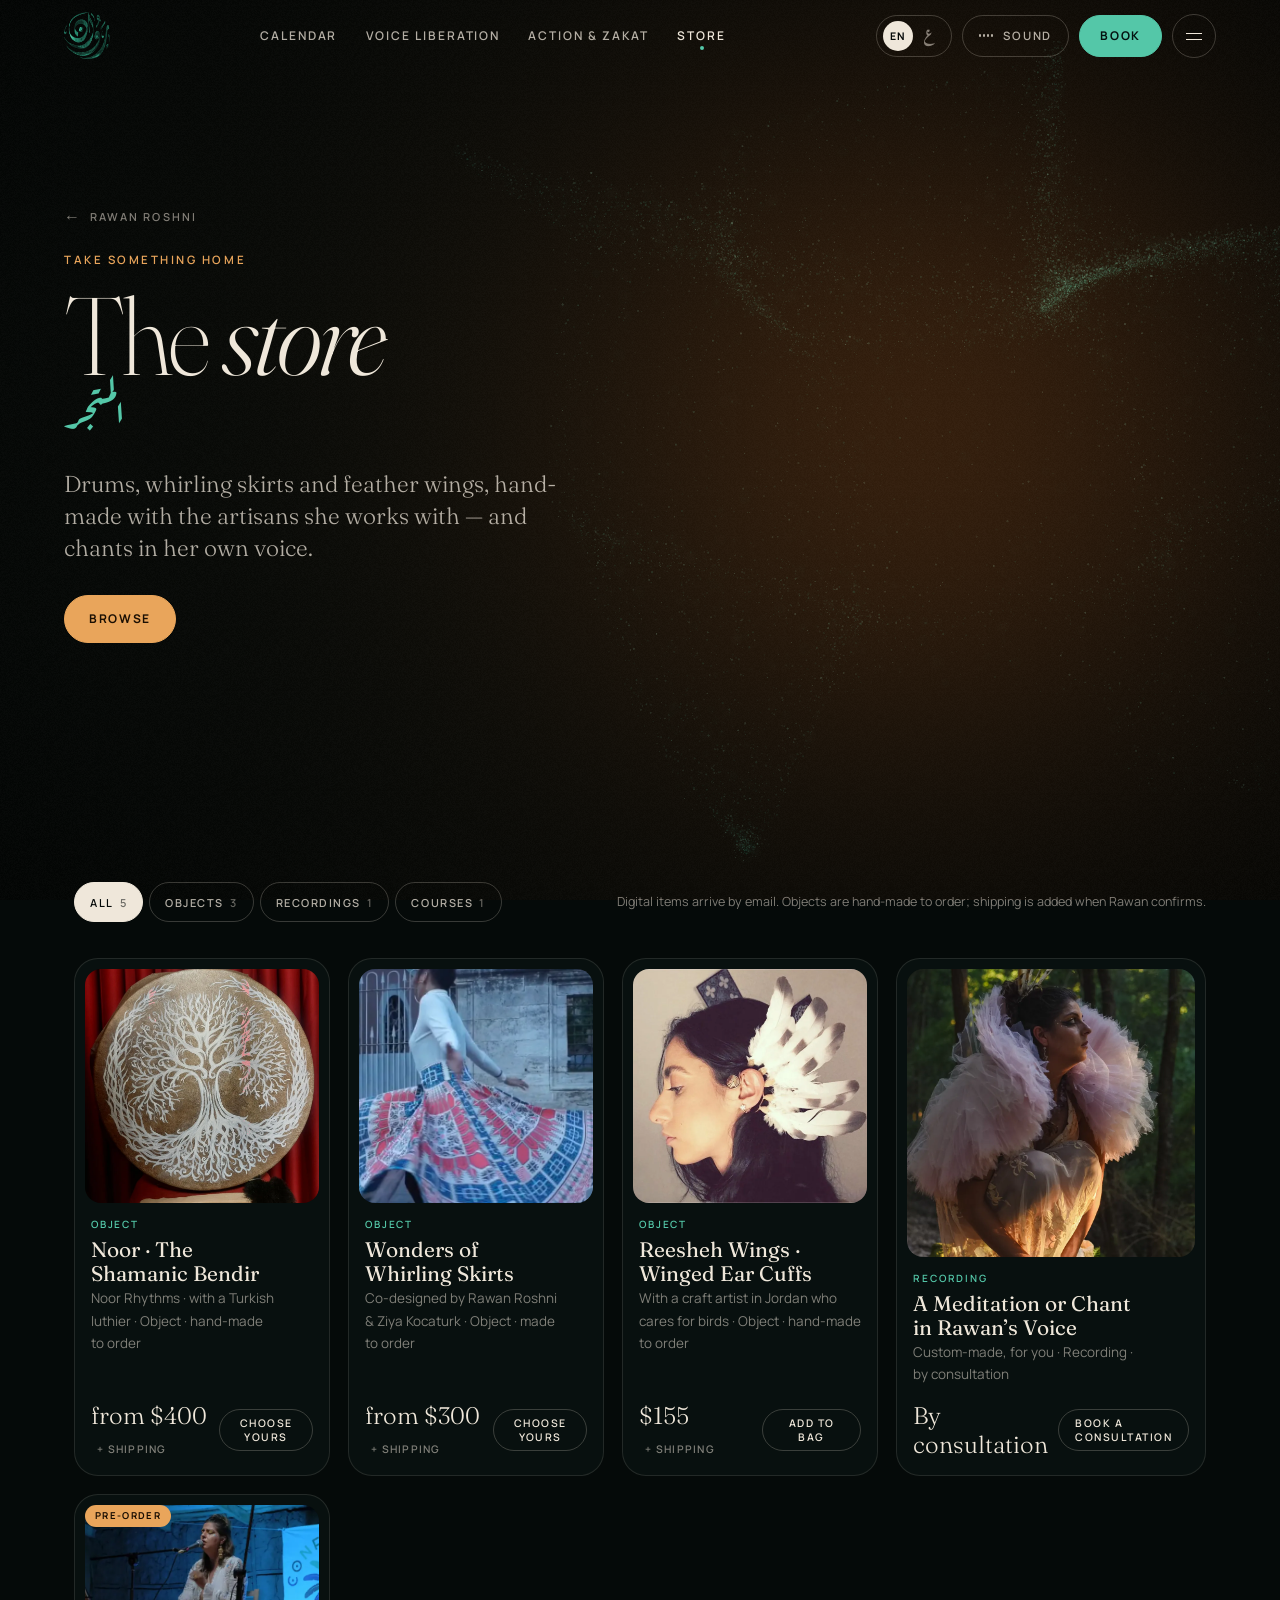
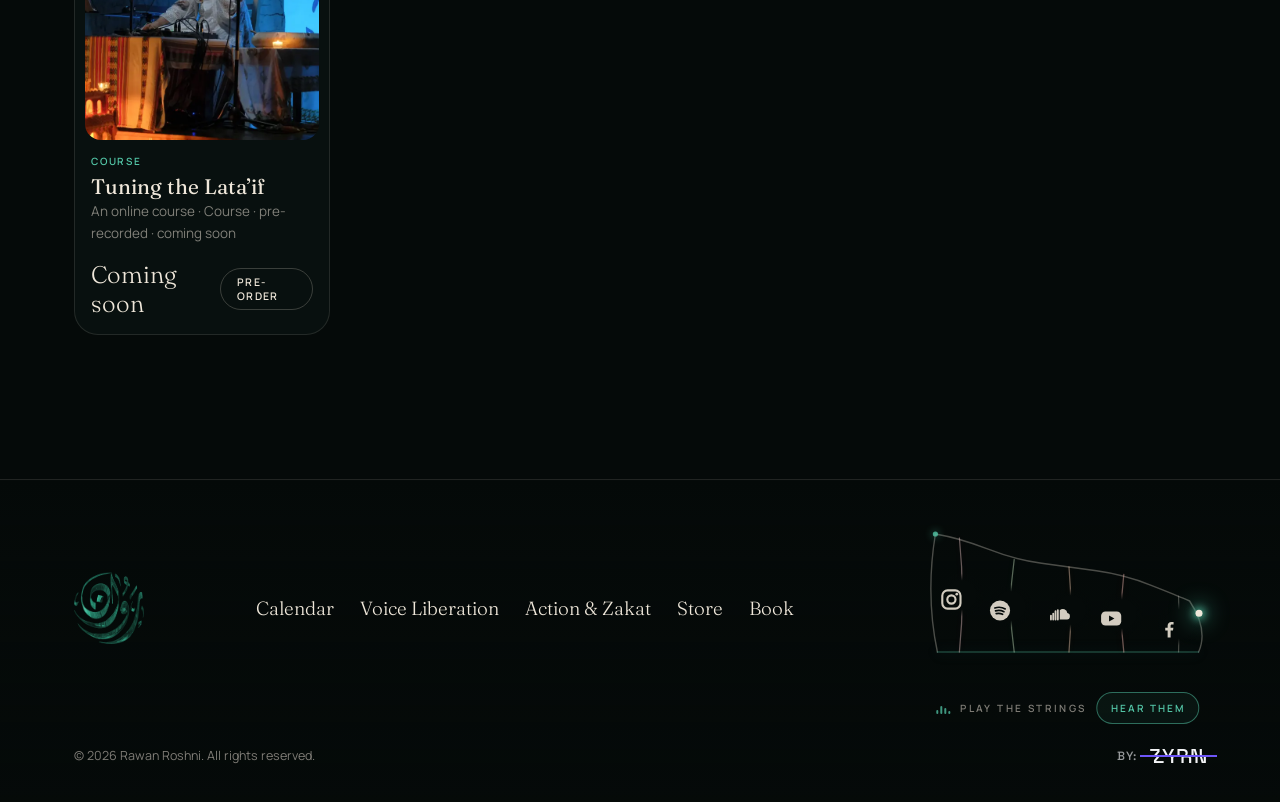
<file: store.html>
<!doctype html>
<html lang="en" class="no-js">
<head>
<meta charset="utf-8">
<meta name="viewport" content="width=device-width, initial-scale=1, viewport-fit=cover">
<title>Store — Rawan Roshni</title>
<meta name="description" content="Hand-made drums, whirling skirts and feather ear cuffs, and chants in her voice, from Rawan Roshni.">
<meta name="theme-color" content="#050A09">
<link rel="icon" href="favicon.ico" sizes="any">
<link rel="icon" href="favicon.png" type="image/png" sizes="96x96">
<link rel="apple-touch-icon" href="apple-touch-icon.png">
<link rel="manifest" href="site.webmanifest">
<meta property="og:type" content="website">
<meta property="og:title" content="Store — Rawan Roshni">
<meta property="og:description" content="Hand-made drums, whirling skirts and feather ear cuffs, and chants in her voice, from Rawan Roshni.">
<meta property="og:image" content="https://rivawan.com/assets/img/share.jpg">
<meta property="og:image:width" content="1200">
<meta property="og:image:height" content="630">
<meta property="og:image:type" content="image/jpeg">
<meta property="og:image:alt" content="The Rawan Roshni logo: her name in Arabic calligraphy above RAWAN ROSHNI, in teal on night">
<meta property="og:site_name" content="Rawan Roshni">
<meta property="og:url" content="https://rivawan.com/store.html">
<link rel="canonical" href="https://rivawan.com/store.html">
<meta name="twitter:card" content="summary_large_image">
<meta name="twitter:image" content="https://rivawan.com/assets/img/share.jpg">
<meta name="twitter:image:alt" content="The Rawan Roshni logo: her name in Arabic calligraphy above RAWAN ROSHNI, in teal on night">
<link rel="preload" href="assets/fonts/fraunces-roman.woff2" as="font" type="font/woff2" crossorigin>
<link rel="preload" href="assets/fonts/manrope.woff2" as="font" type="font/woff2" crossorigin>
<link rel="stylesheet" href="assets/css/site.css">
<link rel="stylesheet" href="assets/css/pages.css">
<link rel="stylesheet" href="assets/css/zyrn-credit.css">
<script>(function(d){d.classList.replace('no-js','js');try{var q=new URLSearchParams(location.search).get('lang');if(q==='ar'||q==='en')localStorage.setItem('rr-lang',q);if((q||localStorage.getItem('rr-lang'))==='ar'){d.lang='ar';d.dir='rtl'}}catch(e){}})(document.documentElement);</script>
</head>
<body class="page">

<a class="skip" href="#content">Skip to content</a>
<canvas id="field" aria-hidden="true"></canvas>

<header class="nav" id="nav">
  <a class="nav__mark" href="index.html" aria-label="Rawan Roshni — home">
    <img src="assets/img/logo-360.webp" alt="" width="180" height="185">
  </a>
  <nav class="nav__links" aria-label="Main">
    <a href="calendar.html" data-chime="0">Calendar</a>
    <a href="voice-liberation.html" data-chime="1">Voice Liberation</a>
    <a href="action.html" data-chime="2">Action &amp; Zakat</a>
    <a href="store.html" data-chime="3">Store</a>
  </nav>
  <div class="nav__end">
    <button class="lang" type="button" data-lang aria-pressed="false"><span class="lang__en">EN</span><span class="lang__ar" lang="ar">ع</span></button>
    <button class="snd" type="button" data-sound aria-pressed="false" aria-label="Sound: off">
      <span class="snd__bars" aria-hidden="true"><i></i><i></i><i></i><i></i></span>
      <span class="snd__label">Sound</span>
    </button>
    <a class="btn btn--ink nav__cta" href="index.html#book">Book</a>
    <button class="nav__menu" type="button" aria-expanded="false" aria-controls="sheet" aria-label="Open menu">
      <span></span><span></span>
    </button>
  </div>
</header>

<div class="sheet" id="sheet" hidden>
  <div class="sheet__cols">
    <nav aria-label="The journey">
      <p class="sheet__h">The journey</p>
      <a href="index.html"><em>✦</em> Home <span lang="ar">روان</span></a>
      <a href="index.html#voice"><em>I</em> The Voice <span lang="ar">الصوت</span></a>
      <a href="index.html#whirl"><em>II</em> The Whirl <span lang="ar">الدوران</span></a>
      <a href="index.html#resonance"><em>III</em> Resonance <span lang="ar">الرنين</span></a>
      <a href="index.html#circle"><em>IV</em> The Circle <span lang="ar">الدائرة</span></a>
      <a href="index.html#path"><em>·</em> The Flight Path <span lang="ar">المسار</span></a>
      <a href="index.html#story"><em>·</em> Her Story <span lang="ar">الحكاية</span></a>
    </nav>
    <nav aria-label="Walk with her">
      <p class="sheet__h">Walk with her</p>
      <a href="calendar.html"><em>·</em> Calendar <span lang="ar">التقويم</span></a>
      <a href="voice-liberation.html"><em>·</em> Voice Liberation <span lang="ar">تحرير الصوت</span></a>
      <a href="action.html"><em>·</em> Action Options &amp; Zakat <span lang="ar">للفلسطينيّين</span></a>
      <a href="store.html"><em>·</em> Store <span lang="ar">المتجر</span></a>
      <a href="index.html#book"><em>·</em> Book Rawan <span lang="ar">الدعوة</span></a>
    </nav>
  </div>
</div>

<main id="content">

  <section class="phero" data-form="drift" data-mood="amber" data-alpha="0.5" data-screen="Store">
    <div class="phero__copy">
      <a class="crumb" href="index.html">Rawan Roshni</a>
      <p class="eyebrow eyebrow--candle">Take something home</p>
      <h1 class="phero__title">The <em>store</em> <span lang="ar" class="ar">المتجر</span></h1>
      <p class="phero__lede">Drums, whirling skirts and feather wings, hand-made with the artisans she works with — and chants in her own voice.</p>
      <div class="phero__cta"><a class="btn btn--candle" href="#shop">Browse</a></div>
    </div>
    <div class="phero__stage" data-anchor></div>
  </section>

  <section class="block" id="shop" data-form="drift" data-mood="amber" data-alpha="0.18" data-screen="Products" data-store>
    <div class="move__sticky" data-anchor data-full></div>
    <div class="wrap">
      <div class="shop-tools">
        <div class="filters" role="group" aria-label="Show" data-cats></div>
        <p class="fine" style="margin:0">Digital items arrive by email. Objects are hand-made to order; shipping is added when Rawan confirms.</p>
      </div>
      <ul class="products" data-products></ul>
    </div>
  </section>

</main>

<footer class="foot">
  <div class="wrap foot__row">
    <a href="index.html"><img class="foot__mark" src="assets/img/logo-360.webp" alt="Rawan Roshni — home" width="180" height="185" loading="lazy"></a>
    <ul class="foot__pages" aria-label="Pages">
      <li><a href="calendar.html">Calendar</a></li>
      <li><a href="voice-liberation.html">Voice Liberation</a></li>
      <li><a href="action.html">Action &amp; Zakat</a></li>
      <li><a href="store.html">Store</a></li>
      <li><a href="index.html#book">Book</a></li>
    </ul>
    <ul class="social" aria-label="Rawan online">
      <li><a class="social__i" href="https://www.instagram.com/rawanroshniofficial/" target="_blank" rel="noopener" aria-label="Instagram" data-cursor="Instagram" style="--b:225,48,108"><svg viewBox="0 0 24 24" aria-hidden="true"><rect x="2.5" y="2.5" width="19" height="19" rx="5.5" fill="none" stroke="currentColor" stroke-width="2.2"/><circle cx="12" cy="12" r="4.3" fill="none" stroke="currentColor" stroke-width="2.2"/><circle cx="17.6" cy="6.4" r="1.4" fill="currentColor"/></svg></a></li>
      <li><a class="social__i" href="https://open.spotify.com/artist/6M2g6Ypb0pPy4uFOaGkPOM" target="_blank" rel="noopener" aria-label="Spotify" data-cursor="Spotify" style="--b:30,215,96"><svg viewBox="0 0 24 24" aria-hidden="true"><circle cx="12" cy="12" r="10.5" fill="currentColor"/><path d="M6.6 9.3c3.6-1.1 7.6-.8 10.9 1.1M7.3 12.4c3-.9 6.2-.5 8.8.9M8 15.3c2.3-.6 4.7-.3 6.7.7" fill="none" stroke="var(--night)" stroke-width="1.7" stroke-linecap="round"/></svg></a></li>
      <li><a class="social__i" href="https://soundcloud.com/rawanroshni" target="_blank" rel="noopener" aria-label="SoundCloud" data-cursor="SoundCloud" style="--b:255,85,0"><svg viewBox="0 0 24 24" aria-hidden="true"><path d="M2.2 17.2v-4.1M4.6 17.2v-6.2M7 17.2V8.6M9.4 17.2V7.4" fill="none" stroke="currentColor" stroke-width="1.9" stroke-linecap="round"/><path d="M11.4 17.2V7.6a4.6 4.6 0 0 1 7.9 2.9 3.4 3.4 0 0 1-.3 6.7H11.4z" fill="currentColor"/></svg></a></li>
      <li><a class="social__i" href="https://www.youtube.com/c/RawanRoshni" target="_blank" rel="noopener" aria-label="YouTube" data-cursor="YouTube" style="--b:255,0,0"><svg viewBox="0 0 24 24" aria-hidden="true"><rect x="1.5" y="4.6" width="21" height="14.8" rx="4.6" fill="currentColor"/><path d="M9.8 8.9v6.2l5.6-3.1z" fill="var(--night)"/></svg></a></li>
      <li><a class="social__i" href="https://www.facebook.com/rawan.roshni" target="_blank" rel="noopener" aria-label="Facebook" data-cursor="Facebook" style="--b:24,119,242"><svg viewBox="0 0 24 24" aria-hidden="true"><path d="M13.6 21.5v-7.3h2.5l.4-3h-2.9V9.4c0-.9.3-1.5 1.5-1.5h1.6V5.3c-.3 0-1.2-.1-2.3-.1-2.3 0-3.9 1.4-3.9 4v2H8v3h2.5v7.3z" fill="currentColor"/></svg></a></li>
    </ul>
  </div>
  <div class="wrap foot__base">
    <p>© <span data-year>2026</span> Rawan Roshni. All rights reserved.</p>
    <span class="zc">
      <span class="zc__lead" lang="en">BY:</span>
      <a class="zc__link" href="https://zyrn.org/" target="_blank" rel="noopener" aria-label="Zyrn — opens in a new tab">
        <span class="glitch">
          <span class="shear shear--auto" aria-hidden="true">
            <span class="shear__half shear__half--top">ZYRN</span>
            <span class="shear__half shear__half--bot">ZYRN</span>
            <span class="shear__seam"></span>
          </span>
        </span>
      </a>
    </span>
  </div>
</footer>

<button class="bag-btn" type="button" data-bag-btn hidden aria-label="Open your bag">
  <svg viewBox="0 0 24 24" aria-hidden="true"><path d="M5 8h14l-1.2 12H6.2L5 8z"/><path d="M9 8V6a3 3 0 0 1 6 0v2"/></svg>
  <span>Your bag</span> <b>0</b>
</button>
<dialog class="drawer" data-drawer aria-label="Your bag">
  <div class="drawer__head"><h2>Your bag</h2><button class="drawer__x" type="button" data-close aria-label="Close">×</button></div>
  <ul class="drawer__list" data-bag-list></ul>
  <div class="drawer__foot">
    <p class="drawer__sum"><span>Total</span><b data-bag-sum>$0</b></p>
    <button class="btn btn--candle" type="button" data-checkout>Checkout</button>
    <p class="fine drawer__note" data-checkout-note>Rawan confirms every order herself, by email.</p>
  </div>
</dialog>
<dialog class="quick" data-quickview aria-label="Product">
  <div class="quick__grid">
    <div class="quick__media">
      <div class="quick__img"></div>
      <p class="quick__cap" data-q-cap hidden></p>
      <div class="quick__thumbs" data-q-thumbs></div>
    </div>
    <div class="quick__copy">
      <button class="drawer__x" type="button" data-close aria-label="Close">×</button>
      <p class="eyebrow" data-q-cat></p>
      <h2 data-q-title></h2>
      <p class="fine" data-q-by></p>
      <p data-q-about></p>
      <ul class="quick__specs" data-q-specs></ul>
      <div class="opts" data-q-opts></div>
      <p class="quick__price" data-q-price></p>
      <button class="btn btn--candle" type="button" data-q-add>Add to bag</button>
    </div>
  </div>
</dialog>

<script src="assets/js/data.js" defer></script>
<script src="assets/js/audio.js" defer></script>
<script src="assets/js/field.js" defer></script>
<script src="assets/js/i18n.js" defer></script>
<script src="assets/js/main.js" defer></script>
<script src="assets/js/strings.js" defer></script>
<script src="assets/js/skip.js" defer></script>
<script src="assets/js/pages.js" defer></script>
<script src="assets/js/zyrn-credit.js" defer></script>
</body>
</html>
</file>
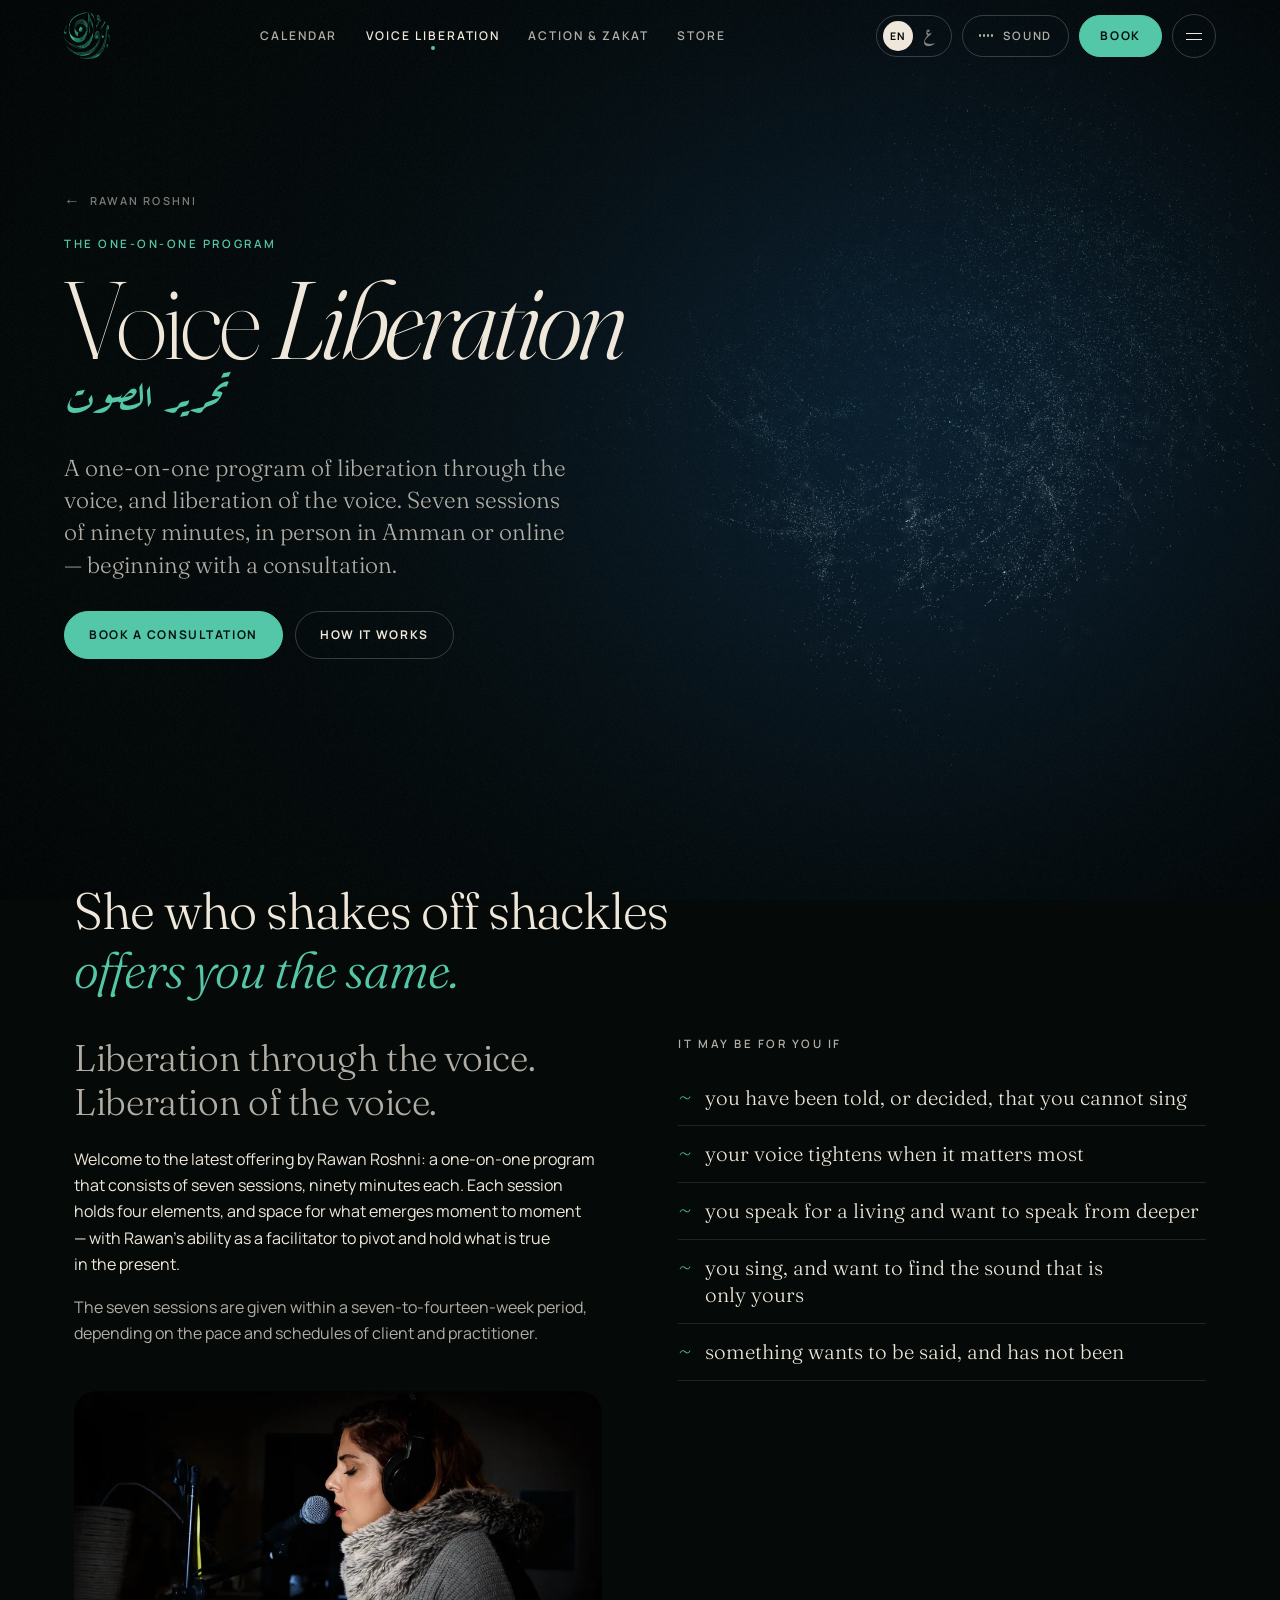
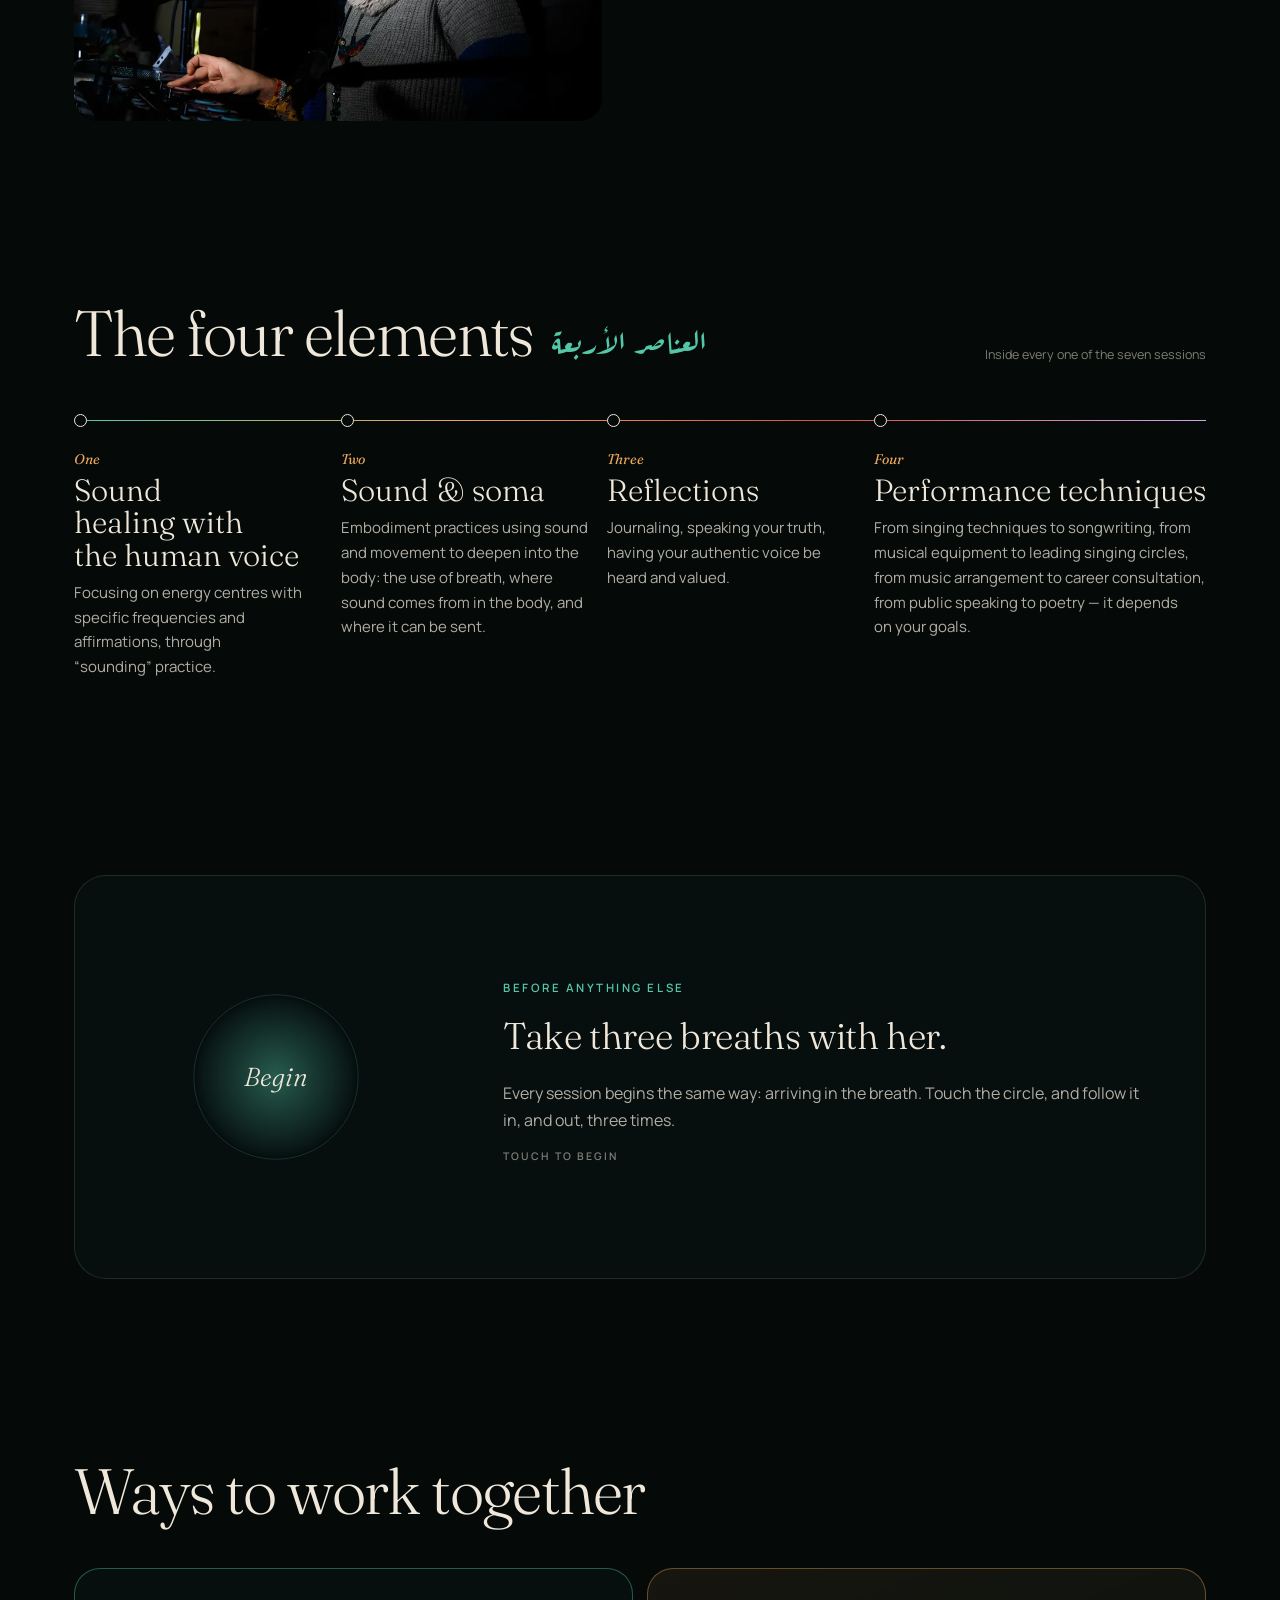
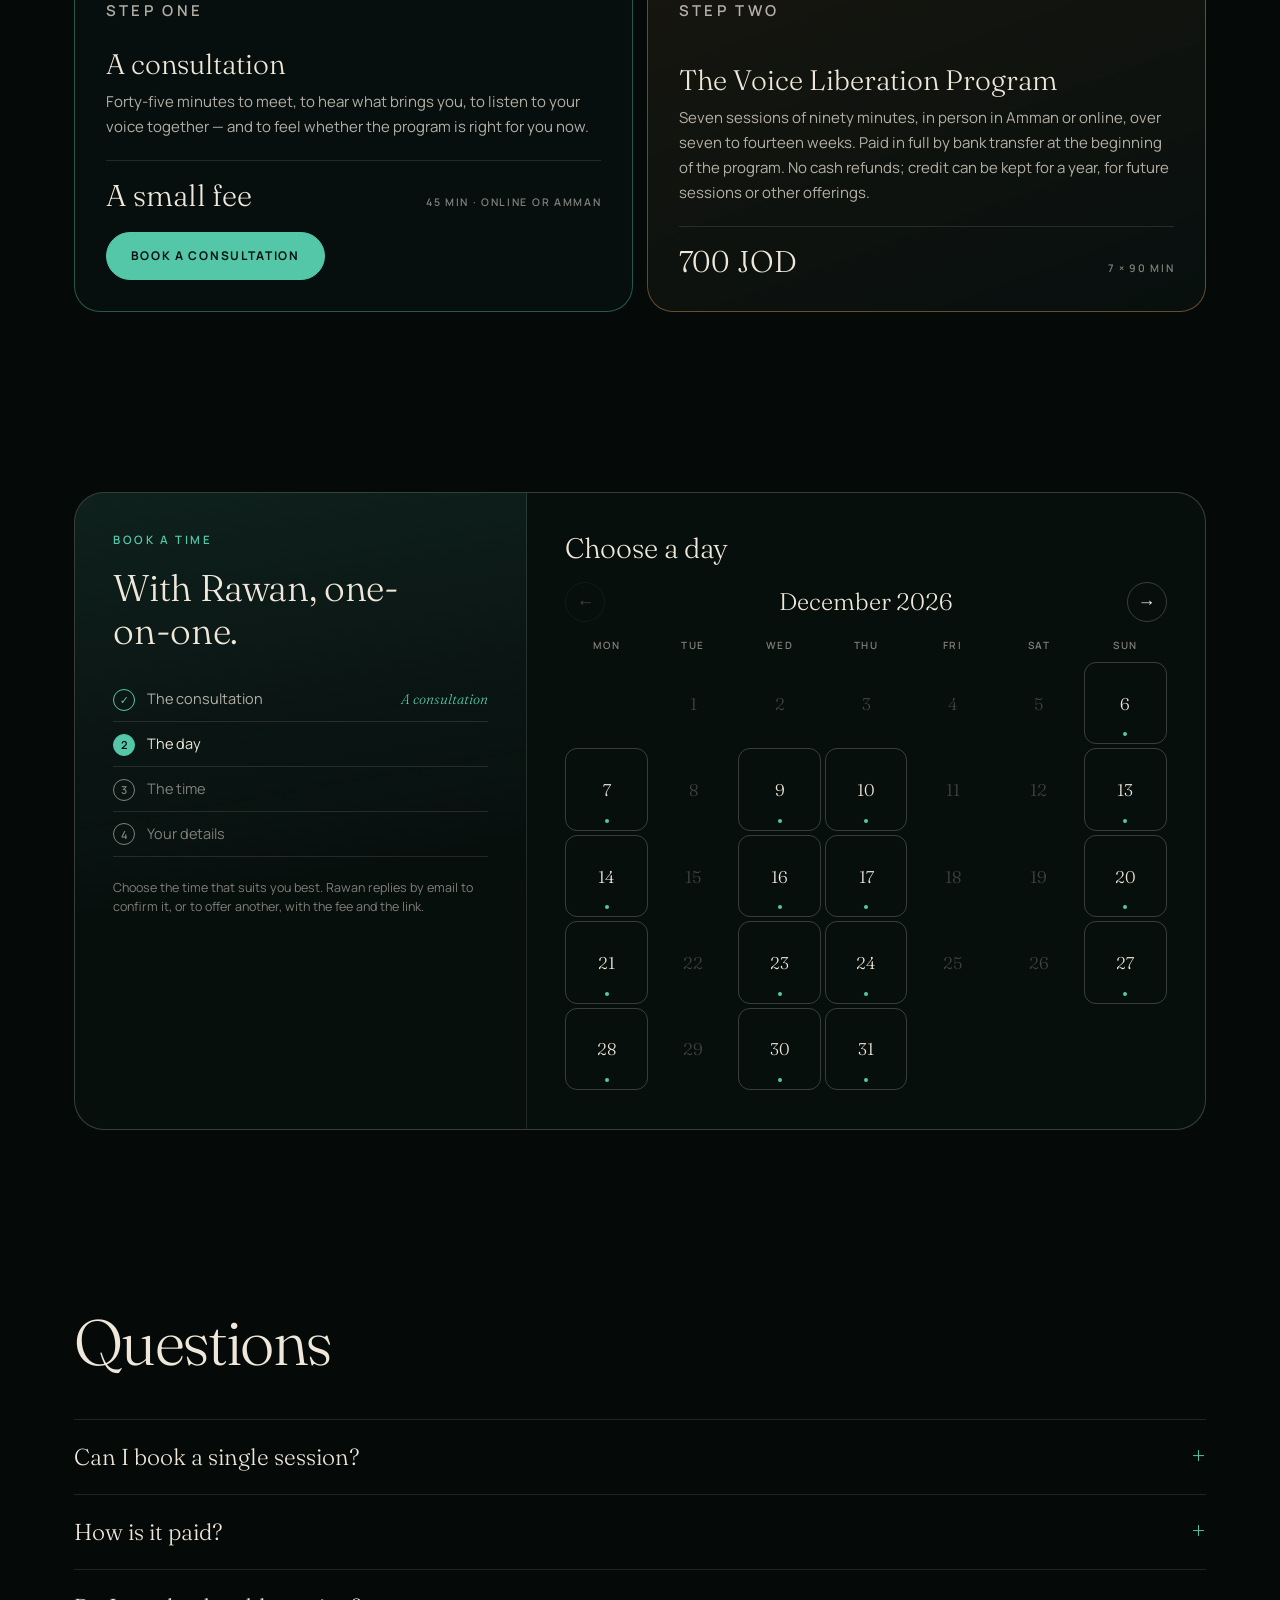
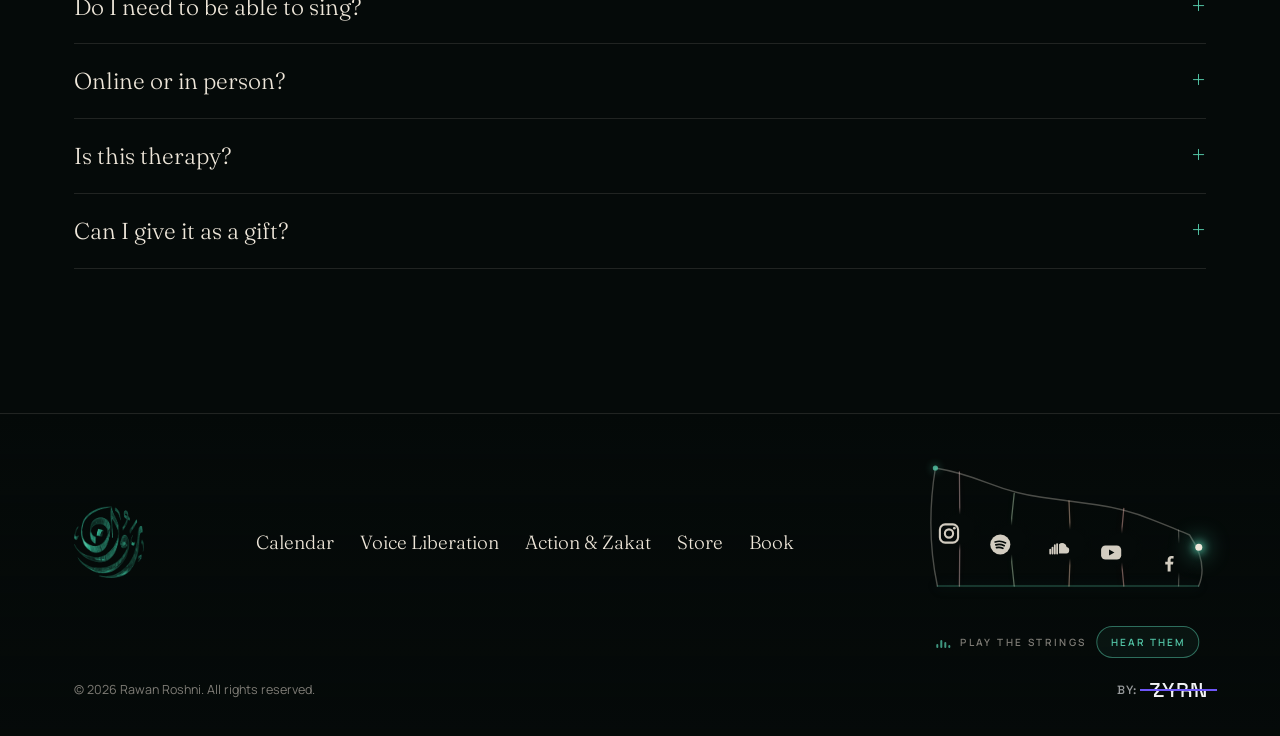
<file: voice-liberation.html>
<!doctype html>
<html lang="en" class="no-js">
<head>
<meta charset="utf-8">
<meta name="viewport" content="width=device-width, initial-scale=1, viewport-fit=cover">
<title>Voice Liberation — one-on-one with Rawan Roshni</title>
<meta name="description" content="The Voice Liberation one-on-one program with Rawan Roshni: a consultation, then a seven-session journey, online or in Amman.">
<meta name="theme-color" content="#050A09">
<link rel="icon" href="favicon.ico" sizes="any">
<link rel="icon" href="favicon.png" type="image/png" sizes="96x96">
<link rel="apple-touch-icon" href="apple-touch-icon.png">
<link rel="manifest" href="site.webmanifest">
<meta property="og:type" content="website">
<meta property="og:title" content="Voice Liberation — one-on-one with Rawan Roshni">
<meta property="og:description" content="The Voice Liberation one-on-one program with Rawan Roshni: a consultation, then a seven-session journey, online or in Amman.">
<meta property="og:image" content="https://rivawan.com/assets/img/share.jpg">
<meta property="og:image:width" content="1200">
<meta property="og:image:height" content="630">
<meta property="og:image:type" content="image/jpeg">
<meta property="og:image:alt" content="The Rawan Roshni logo: her name in Arabic calligraphy above RAWAN ROSHNI, in teal on night">
<meta property="og:site_name" content="Rawan Roshni">
<meta property="og:url" content="https://rivawan.com/voice-liberation.html">
<link rel="canonical" href="https://rivawan.com/voice-liberation.html">
<meta name="twitter:card" content="summary_large_image">
<meta name="twitter:image" content="https://rivawan.com/assets/img/share.jpg">
<meta name="twitter:image:alt" content="The Rawan Roshni logo: her name in Arabic calligraphy above RAWAN ROSHNI, in teal on night">
<link rel="preload" href="assets/fonts/fraunces-roman.woff2" as="font" type="font/woff2" crossorigin>
<link rel="preload" href="assets/fonts/manrope.woff2" as="font" type="font/woff2" crossorigin>
<link rel="stylesheet" href="assets/css/site.css">
<link rel="stylesheet" href="assets/css/pages.css">
<link rel="stylesheet" href="assets/css/zyrn-credit.css">
<script>(function(d){d.classList.replace('no-js','js');try{var q=new URLSearchParams(location.search).get('lang');if(q==='ar'||q==='en')localStorage.setItem('rr-lang',q);if((q||localStorage.getItem('rr-lang'))==='ar'){d.lang='ar';d.dir='rtl'}}catch(e){}})(document.documentElement);</script>
</head>
<body class="page">

<a class="skip" href="#content">Skip to content</a>
<canvas id="field" aria-hidden="true"></canvas>

<header class="nav" id="nav">
  <a class="nav__mark" href="index.html" aria-label="Rawan Roshni — home">
    <img src="assets/img/logo-360.webp" alt="" width="180" height="185">
  </a>
  <nav class="nav__links" aria-label="Main">
    <a href="calendar.html" data-chime="0">Calendar</a>
    <a href="voice-liberation.html" data-chime="1">Voice Liberation</a>
    <a href="action.html" data-chime="2">Action &amp; Zakat</a>
    <a href="store.html" data-chime="3">Store</a>
  </nav>
  <div class="nav__end">
    <button class="lang" type="button" data-lang aria-pressed="false"><span class="lang__en">EN</span><span class="lang__ar" lang="ar">ع</span></button>
    <button class="snd" type="button" data-sound aria-pressed="false" aria-label="Sound: off">
      <span class="snd__bars" aria-hidden="true"><i></i><i></i><i></i><i></i></span>
      <span class="snd__label">Sound</span>
    </button>
    <a class="btn btn--ink nav__cta" href="index.html#book">Book</a>
    <button class="nav__menu" type="button" aria-expanded="false" aria-controls="sheet" aria-label="Open menu">
      <span></span><span></span>
    </button>
  </div>
</header>

<div class="sheet" id="sheet" hidden>
  <div class="sheet__cols">
    <nav aria-label="The journey">
      <p class="sheet__h">The journey</p>
      <a href="index.html"><em>✦</em> Home <span lang="ar">روان</span></a>
      <a href="index.html#voice"><em>I</em> The Voice <span lang="ar">الصوت</span></a>
      <a href="index.html#whirl"><em>II</em> The Whirl <span lang="ar">الدوران</span></a>
      <a href="index.html#resonance"><em>III</em> Resonance <span lang="ar">الرنين</span></a>
      <a href="index.html#circle"><em>IV</em> The Circle <span lang="ar">الدائرة</span></a>
      <a href="index.html#path"><em>·</em> The Flight Path <span lang="ar">المسار</span></a>
      <a href="index.html#story"><em>·</em> Her Story <span lang="ar">الحكاية</span></a>
    </nav>
    <nav aria-label="Walk with her">
      <p class="sheet__h">Walk with her</p>
      <a href="calendar.html"><em>·</em> Calendar <span lang="ar">التقويم</span></a>
      <a href="voice-liberation.html"><em>·</em> Voice Liberation <span lang="ar">تحرير الصوت</span></a>
      <a href="action.html"><em>·</em> Action Options &amp; Zakat <span lang="ar">للفلسطينيّين</span></a>
      <a href="store.html"><em>·</em> Store <span lang="ar">المتجر</span></a>
      <a href="index.html#book"><em>·</em> Book Rawan <span lang="ar">الدعوة</span></a>
    </nav>
  </div>
</div>

<main id="content">

  <section class="phero" data-form="birds" data-mood="blue" data-screen="Voice Liberation">
    <div class="phero__copy">
      <a class="crumb" href="index.html">Rawan Roshni</a>
      <p class="eyebrow">The one-on-one program</p>
      <h1 class="phero__title">Voice <em>Liberation</em> <span lang="ar" class="ar">تحرير الصوت</span></h1>
      <p class="phero__lede">A one-on-one program of liberation through the voice, and liberation of the voice. Seven sessions of ninety minutes, in person in Amman or online — beginning with a consultation.</p>
      <div class="phero__cta">
        <a class="btn btn--ink" href="#booking">Book a consultation</a>
        <a class="btn btn--ghost" href="#journey">How it works</a>
      </div>
    </div>
    <div class="phero__stage" data-anchor data-scale="1"></div>
  </section>

  <section class="block" data-form="drift" data-mood="blue" data-alpha="0.22" data-screen="The program">
    <div class="move__sticky" data-anchor data-full></div>
    <div class="wrap">
      <p class="vl-quote">She who shakes off shackles <em>offers you the same.</em></p>
      <div class="vl-grid">
        <div>
          <p class="big">Liberation through the voice. Liberation of the voice.</p>
          <p>Welcome to the latest offering by Rawan Roshni: a one-on-one program that consists of seven sessions, ninety minutes each. Each session holds four elements, and space for what emerges moment to moment — with Rawan&rsquo;s ability as a facilitator to pivot and hold what is true in the present.</p>
          <p>The seven sessions are given within a seven-to-fourteen-week period, depending on the pace and schedules of client and practitioner.</p>
          <figure class="vl-photo curtain"><img src="assets/img/voice-studio.webp" srcset="assets/img/voice-studio-900.webp 900w, assets/img/voice-studio.webp 1600w" sizes="(max-width:900px) 92vw, 42vw" alt="Rawan singing into a microphone at home, headphones on, eyes closed" loading="lazy" decoding="async" width="1600" height="1067"></figure>
        </div>
        <div>
          <p class="eyebrow">It may be for you if</p>
          <ul class="vl-for">
            <li>you have been told, or decided, that you cannot sing</li>
            <li>your voice tightens when it matters most</li>
            <li>you speak for a living and want to speak from deeper</li>
            <li>you sing, and want to find the sound that is only yours</li>
            <li>something wants to be said, and has not been</li>
          </ul>
        </div>
      </div>
    </div>
  </section>

  <section class="block" id="journey" data-form="birds" data-mood="teal" data-alpha="0.3" data-alpha-m="0.2" data-screen="The journey">
    <div class="move__sticky" data-anchor data-full-m data-scale="0.7"></div>
    <div class="wrap">
      <div class="block__head"><h2 class="block__title">The four elements <span lang="ar" class="ar">العناصر الأربعة</span></h2><p class="fine" style="margin:0">Inside every one of the seven sessions</p></div>
      <ol class="arc">
        <li><b>One</b><h3>Sound healing with the human voice</h3><p>Focusing on energy centres with specific frequencies and affirmations, through “sounding” practice.</p></li>
        <li><b>Two</b><h3>Sound &amp; soma</h3><p>Embodiment practices using sound and movement to deepen into the body: the use of breath, where sound comes from in the body, and where it can be sent.</p></li>
        <li><b>Three</b><h3>Reflections</h3><p>Journaling, speaking your truth, having your authentic voice be heard and valued.</p></li>
        <li><b>Four</b><h3>Performance techniques</h3><p>From singing techniques to songwriting, from musical equipment to leading singing circles, from music arrangement to career consultation, from public speaking to poetry — it depends on your goals.</p></li>
      </ol>
    </div>
  </section>

  <section class="block" data-form="drift" data-mood="teal" data-alpha="0.18" data-screen="Breathe">
    <div class="move__sticky" data-anchor data-full></div>
    <div class="wrap">
      <div class="breath">
        <button class="breath__orb" type="button" data-breath aria-label="Breathe with Rawan: three breaths">
          <span class="breath__word">Begin</span>
        </button>
        <div>
          <p class="eyebrow">Before anything else</p>
          <p class="big">Take three breaths with her.</p>
          <p style="color:var(--bone-2)">Every session begins the same way: arriving in the breath. Touch the circle, and follow it in, and out, three times.</p>
          <p class="breath__count" style="text-align:left" data-breath-count>Touch to begin</p>
        </div>
      </div>
    </div>
  </section>

  <section class="block" data-form="drift" data-mood="blue" data-alpha="0.18" data-screen="Formats">
    <div class="move__sticky" data-anchor data-full></div>
    <div class="wrap">
      <div class="block__head"><h2 class="block__title">Ways to work together</h2></div>
      <div class="formats formats--two">
        <article class="format format--free">
          <p class="eyebrow">Step one</p><h3>A consultation</h3>
          <p>Forty-five minutes to meet, to hear what brings you, to listen to your voice together — and to feel whether the program is right for you now.</p>
          <div class="format__price"><b>A small fee</b><span>45 min · online or Amman</span></div>
          <a class="btn btn--ink" href="#booking" style="margin-top:18px">Book a consultation</a>
        </article>
        <article class="format format--journey">
          <p class="eyebrow eyebrow--candle">Step two</p><h3>The Voice Liberation Program</h3>
          <p>Seven sessions of ninety minutes, in person in Amman or online, over seven to fourteen weeks. Paid in full by bank transfer at the beginning of the program. No cash refunds; credit can be kept for a year, for future sessions or other offerings.</p>
          <div class="format__price"><b>700 JOD</b><span>7 × 90 min</span></div>
        </article>
      </div>
    </div>
  </section>

  <section class="block" id="booking" data-form="birds" data-mood="blue" data-alpha="0.22" data-alpha-m="0.14" data-screen="Booking">
    <div class="move__sticky" data-anchor data-full data-scale="0.9"></div>
    <div class="wrap">
      <div class="booker" data-booker>
        <div class="booker__side">
          <p class="eyebrow">Book a time</p>
          <p class="big">With Rawan, one-on-one.</p>
          <ol class="steps">
            <li>The consultation <span></span></li>
            <li>The day <span></span></li>
            <li>The time <span></span></li>
            <li>Your details <span></span></li>
          </ol>
          <p class="fine" style="margin-top:22px">Choose the time that suits you best. Rawan replies by email to confirm it, or to offer another, with the fee and the link.</p>
        </div>
        <div class="booker__main">
          <div class="bk-step">
            <h3>What would you like to book?</h3>
            <div class="bk-formats" data-bk-formats></div>
          </div>
          <div class="bk-step" hidden>
            <h3>Choose a day</h3>
            <div class="calhead"><button type="button" data-bk-prev aria-label="Previous month">←</button><b data-bk-month></b><button type="button" data-bk-next aria-label="Next month">→</button></div>
            <div class="cal" data-bk-cal></div>

          </div>
          <div class="bk-step" hidden>
            <h3>Choose a time on <span data-bk-day></span></h3>
            <div class="slots" data-bk-slots></div>
            <p class="tzline" data-bk-tz></p>
            <div class="bk-nav"><button class="btn btn--ghost" type="button" data-bk-back="1">Back</button></div>
          </div>
          <div class="bk-step" hidden>
            <h3>Your details</h3>
            <form data-bk-form novalidate>
              <div class="seg" role="radiogroup" aria-label="Where">
                <label><input type="radio" name="mode" value="Online" checked><span>Online</span></label>
                <label><input type="radio" name="mode" value="In person, Amman" data-bk-inperson><span>In Amman</span></label>
              </div>
              <div class="fields" style="margin-top:0">
                <label class="field"><span>Your name</span><input name="name" autocomplete="name"></label>
                <label class="field"><span>Email</span><input name="email" type="email" autocomplete="email"></label>
                <label class="field field--wide"><span>What brings you to your voice?</span><textarea name="msg" rows="3" placeholder="As much or as little as you like"></textarea></label>
              </div>
              <div class="bk-nav"><button class="btn btn--ghost" type="button" data-bk-back="2">Back</button><button class="btn btn--ink" type="submit">Request this time</button></div>
            </form>
          </div>
          <div class="bk-step" hidden aria-live="polite">
            <div class="reserved" style="display:block">
              <div class="reserved__mark" aria-hidden="true" style="border-color:var(--ink); color:var(--ink)">✦</div>
              <h3>Your request is written.</h3>
              <p data-bk-done></p>
              <p class="fine">Send the email that just opened, and Rawan will confirm your time.</p>
              <button class="btn btn--ghost" type="button" data-bk-ics>+ Add to calendar</button>
            </div>
          </div>
        </div>
      </div>
    </div>
  </section>

  <section class="block faq" data-form="drift" data-alpha="0.16" data-screen="Questions">
    <div class="move__sticky" data-anchor data-full></div>
    <div class="wrap">
      <div class="block__head"><h2 class="block__title">Questions</h2></div>
      <details><summary>Can I book a single session?</summary><p>Voice Liberation is a program of seven sessions, because the voice opens in stages. It always begins with a consultation, where you meet Rawan and decide together whether to continue.</p></details>
      <details><summary>How is it paid?</summary><p>The program is 700 JOD, paid in full by bank transfer at the beginning. There are no cash refunds, but credit can be kept for future sessions or other offerings within a year.</p></details>
      <details><summary>Do I need to be able to sing?</summary><p>No. Many people come because they believe they cannot. The work begins with breath and sound, not songs.</p></details>
      <details><summary>Online or in person?</summary><p>Both. The seven sessions are given in person in Amman, Jordan, or online — whichever suits you and your schedule.</p></details>
      <details><summary>Is this therapy?</summary><p>It is not a replacement for therapy. It is voice and body work that often touches deep places, held with care and experience.</p></details>
      <details><summary>Can I give it as a gift?</summary><p>Yes — a consultation gift card is in the <a href="store.html">store</a>.</p></details>
    </div>
  </section>

</main>

<footer class="foot">
  <div class="wrap foot__row">
    <a href="index.html"><img class="foot__mark" src="assets/img/logo-360.webp" alt="Rawan Roshni — home" width="180" height="185" loading="lazy"></a>
    <ul class="foot__pages" aria-label="Pages">
      <li><a href="calendar.html">Calendar</a></li>
      <li><a href="voice-liberation.html">Voice Liberation</a></li>
      <li><a href="action.html">Action &amp; Zakat</a></li>
      <li><a href="store.html">Store</a></li>
      <li><a href="index.html#book">Book</a></li>
    </ul>
    <ul class="social" aria-label="Rawan online">
      <li><a class="social__i" href="https://www.instagram.com/rawanroshniofficial/" target="_blank" rel="noopener" aria-label="Instagram" data-cursor="Instagram" style="--b:225,48,108"><svg viewBox="0 0 24 24" aria-hidden="true"><rect x="2.5" y="2.5" width="19" height="19" rx="5.5" fill="none" stroke="currentColor" stroke-width="2.2"/><circle cx="12" cy="12" r="4.3" fill="none" stroke="currentColor" stroke-width="2.2"/><circle cx="17.6" cy="6.4" r="1.4" fill="currentColor"/></svg></a></li>
      <li><a class="social__i" href="https://open.spotify.com/artist/6M2g6Ypb0pPy4uFOaGkPOM" target="_blank" rel="noopener" aria-label="Spotify" data-cursor="Spotify" style="--b:30,215,96"><svg viewBox="0 0 24 24" aria-hidden="true"><circle cx="12" cy="12" r="10.5" fill="currentColor"/><path d="M6.6 9.3c3.6-1.1 7.6-.8 10.9 1.1M7.3 12.4c3-.9 6.2-.5 8.8.9M8 15.3c2.3-.6 4.7-.3 6.7.7" fill="none" stroke="var(--night)" stroke-width="1.7" stroke-linecap="round"/></svg></a></li>
      <li><a class="social__i" href="https://soundcloud.com/rawanroshni" target="_blank" rel="noopener" aria-label="SoundCloud" data-cursor="SoundCloud" style="--b:255,85,0"><svg viewBox="0 0 24 24" aria-hidden="true"><path d="M2.2 17.2v-4.1M4.6 17.2v-6.2M7 17.2V8.6M9.4 17.2V7.4" fill="none" stroke="currentColor" stroke-width="1.9" stroke-linecap="round"/><path d="M11.4 17.2V7.6a4.6 4.6 0 0 1 7.9 2.9 3.4 3.4 0 0 1-.3 6.7H11.4z" fill="currentColor"/></svg></a></li>
      <li><a class="social__i" href="https://www.youtube.com/c/RawanRoshni" target="_blank" rel="noopener" aria-label="YouTube" data-cursor="YouTube" style="--b:255,0,0"><svg viewBox="0 0 24 24" aria-hidden="true"><rect x="1.5" y="4.6" width="21" height="14.8" rx="4.6" fill="currentColor"/><path d="M9.8 8.9v6.2l5.6-3.1z" fill="var(--night)"/></svg></a></li>
      <li><a class="social__i" href="https://www.facebook.com/rawan.roshni" target="_blank" rel="noopener" aria-label="Facebook" data-cursor="Facebook" style="--b:24,119,242"><svg viewBox="0 0 24 24" aria-hidden="true"><path d="M13.6 21.5v-7.3h2.5l.4-3h-2.9V9.4c0-.9.3-1.5 1.5-1.5h1.6V5.3c-.3 0-1.2-.1-2.3-.1-2.3 0-3.9 1.4-3.9 4v2H8v3h2.5v7.3z" fill="currentColor"/></svg></a></li>
    </ul>
  </div>
  <div class="wrap foot__base">
    <p>© <span data-year>2026</span> Rawan Roshni. All rights reserved.</p>
    <span class="zc">
      <span class="zc__lead" lang="en">BY:</span>
      <a class="zc__link" href="https://zyrn.org/" target="_blank" rel="noopener" aria-label="Zyrn — opens in a new tab">
        <span class="glitch">
          <span class="shear shear--auto" aria-hidden="true">
            <span class="shear__half shear__half--top">ZYRN</span>
            <span class="shear__half shear__half--bot">ZYRN</span>
            <span class="shear__seam"></span>
          </span>
        </span>
      </a>
    </span>
  </div>
</footer>

<script src="assets/js/data.js" defer></script>
<script src="assets/js/audio.js" defer></script>
<script src="assets/js/field.js" defer></script>
<script src="assets/js/i18n.js" defer></script>
<script src="assets/js/main.js" defer></script>
<script src="assets/js/strings.js" defer></script>
<script src="assets/js/skip.js" defer></script>
<script src="assets/js/pages.js" defer></script>
<script src="assets/js/zyrn-credit.js" defer></script>
</body>
</html>
</file>
<file: assets/css/site.css>
/* ══════════════════════════════════════════════════════════════════════
   RAWAN ROSHNI — concept draft (ZYRN, 2026)

   Palette comes from her own material, not from a trend board:
     ink     the teal of the calligraphy in her mark (sampled: 84,199,168)
     candle  the amber light on every Al-Tuyoor stage
     rose    the red skirt of Wonders of Whirling
     night   the dark those three are always seen against
   ══════════════════════════════════════════════════════════════════════ */

/* Self-hosted: no third-party request stands between the reader and the first line.
   Arabic is Aref Ruqaa only — the same hand as the headings, one file. */
@font-face{font-family:'Fraunces'; font-style:normal; font-weight:200 600; font-display:swap; src:url('../fonts/fraunces-roman.woff2') format('woff2')}
@font-face{font-family:'Fraunces'; font-style:italic; font-weight:200 600; font-display:swap; src:url('../fonts/fraunces-italic.woff2') format('woff2')}
@font-face{font-family:'Manrope'; font-style:normal; font-weight:300 700; font-display:swap; src:url('../fonts/manrope.woff2') format('woff2')}
@font-face{font-family:'Aref Ruqaa'; font-style:normal; font-weight:400; font-display:swap; src:url('../fonts/arefruqaa-arabic.woff2') format('woff2'); unicode-range:U+0600-06FF,U+0750-077F,U+0870-088E,U+0890-0891,U+0897-08E1,U+08E3-08FF,U+200C-200E,U+2010-2011,U+204F,U+2E41,U+FB50-FDFF,U+FE70-FE74,U+FE76-FEFC}

:root{
  --night:#050A09;
  --night-2:#0A1412;
  --night-3:#0F1C19;
  --bone:#EFE7DA;
  --bone-2:rgba(239,231,218,.74);
  --bone-3:rgba(239,231,218,.52);
  --line:rgba(239,231,218,.12);
  --line-2:rgba(239,231,218,.22);
  --ink:#54C7A8;
  --ink-2:#2E8F77;
  --ink-deep:#123D33;
  --candle:#E9A55B;
  --rose:#D9504A;

  --f-display:'Fraunces', 'Times New Roman', serif;
  --f-body:'Manrope', system-ui, -apple-system, 'Segoe UI', sans-serif;
  --f-ar:'Aref Ruqaa', 'Geeza Pro', 'Noto Naskh Arabic', serif;
  --f-ar-text:'Aref Ruqaa', 'Geeza Pro', 'Noto Naskh Arabic', serif;

  --gut:clamp(20px, 5vw, 72px);
  --max:1260px;
  --ease:cubic-bezier(.16,1,.3,1);
  --nav-h:72px;
  color-scheme:dark;
}

*,*::before,*::after{box-sizing:border-box}
[hidden]{display:none !important}
html{background:var(--night); -webkit-text-size-adjust:100%; scroll-padding-top:calc(var(--nav-h) + 8px)}
@media (prefers-reduced-motion:no-preference){html{scroll-behavior:smooth}}
body{
  margin:0; color:var(--bone); background:transparent;
  font:400 16px/1.65 var(--f-body);
  -webkit-font-smoothing:antialiased; text-rendering:optimizeLegibility;
  overflow-x:hidden;
}
img{max-width:100%; height:auto; display:block}
a{color:inherit}
button{font:inherit; color:inherit}
p{margin:0 0 1em; text-wrap:pretty}
h1,h2,h3{margin:0; font-weight:300; text-wrap:balance}
b,strong{font-weight:600; color:var(--bone)}
::selection{background:var(--ink); color:var(--night)}
:focus-visible{outline:2px solid var(--candle); outline-offset:3px; border-radius:4px}

.skip{position:fixed; left:12px; top:-60px; z-index:100; background:var(--bone); color:var(--night); padding:10px 16px; border-radius:99px; text-decoration:none; font-weight:600}
.skip:focus{top:12px}

/* ── the field (grain and vignette are drawn in its shader) ─────────────────────────────────────────────── */
#field{position:fixed; inset:0; width:100%; height:100%; z-index:0; pointer-events:none; display:block}
main,.foot{position:relative; z-index:2}
/* rotating rings grow their boxes by up to √2 — clip, never hidden, so nothing becomes a scroll container and sticky still sticks */
main,.foot,.nav{overflow-x:clip}
.wrap{width:100%; max-width:var(--max); margin:0 auto; padding-inline:var(--gut)}

/* ── type atoms ────────────────────────────────────────────────────── */
.eyebrow{font:600 11.5px/1.4 var(--f-body); letter-spacing:.22em; text-transform:uppercase; color:var(--ink); margin-bottom:18px}
.eyebrow--candle{color:var(--candle)}
.eyebrow--rose{color:var(--rose)}
.big{font:300 clamp(26px, 2.9vw, 40px)/1.18 var(--f-display); color:var(--bone); letter-spacing:-.01em; margin-bottom:.6em}
.fine{font-size:12.5px; color:var(--bone-3); line-height:1.5}
.ar{font-family:var(--f-ar); font-weight:400; color:var(--ink); font-size:.52em; letter-spacing:0; margin-inline-start:.25em; vertical-align:.08em; white-space:nowrap}
.ar--sm{font-size:.6em; color:var(--ink)}
[lang="ar"]{font-family:var(--f-ar-text)}
.ar[lang="ar"]{font-family:var(--f-ar)}

/* ── buttons ───────────────────────────────────────────────────────── */
.btn{
  --bg:transparent; --fg:var(--bone); --bd:var(--line-2);
  position:relative; display:inline-flex; align-items:center; justify-content:center; gap:10px;
  min-height:48px; padding:0 24px; border-radius:999px; border:1px solid var(--bd);
  background:var(--bg); color:var(--fg); text-decoration:none; cursor:pointer;
  font:700 12px/1 var(--f-body); letter-spacing:.14em; text-transform:uppercase;
  transition:transform .5s var(--ease), background-color .3s, border-color .3s, box-shadow .5s var(--ease);
  -webkit-tap-highlight-color:transparent;
}
@media (hover:hover){.btn:hover{transform:translateY(-2px)}}
.btn:active{transform:translateY(0) scale(.98)}
.btn--bone{--bg:var(--bone); --fg:var(--night); --bd:var(--bone)}
.btn--bone:hover{box-shadow:0 10px 40px -10px rgba(239,231,218,.45)}
.btn--ghost:hover{--bd:var(--bone)}
.btn--ink{--bg:var(--ink); --fg:#041210; --bd:var(--ink)}
.btn--ink:hover{box-shadow:0 10px 40px -8px rgba(84,199,168,.55)}
.btn--candle{--bg:var(--candle); --fg:#1B0F03; --bd:var(--candle)}
.btn--candle:hover{box-shadow:0 10px 40px -8px rgba(233,165,91,.6)}
.btn--rose{--bg:var(--rose); --fg:#fff; --bd:var(--rose)}
.btn--rose:hover{box-shadow:0 10px 40px -8px rgba(217,80,74,.6)}
.btn__dot{width:8px; height:8px; border-radius:50%; background:currentColor; opacity:.5; transition:opacity .3s, box-shadow .3s}
.is-on .btn__dot,[aria-pressed="true"] .btn__dot{opacity:1; background:var(--ink); box-shadow:0 0 0 4px rgba(84,199,168,.2), 0 0 14px var(--ink)}

/* ── nav ───────────────────────────────────────────────────────────── */
.nav{
  position:fixed; inset:0 0 auto; z-index:50; height:var(--nav-h);
  display:flex; align-items:center; justify-content:space-between; gap:20px;
  padding:0 var(--gut);
  transition:background-color .5s, backdrop-filter .5s, border-color .5s;
  border-bottom:1px solid transparent;
}
.nav.is-stuck{background:rgba(5,10,9,.62); -webkit-backdrop-filter:blur(14px) saturate(1.2); backdrop-filter:blur(14px) saturate(1.2); border-color:var(--line)}
.nav__mark{display:block; width:46px; flex:none; transition:transform .8s var(--ease)}
.nav__mark:hover{transform:rotate(-20deg) scale(1.06)}
.nav__mark img{width:100%; height:auto}
.nav__links{display:flex; gap:clamp(14px, 2.2vw, 34px)}
.nav__links a{
  position:relative; text-decoration:none; font:600 12px/1 var(--f-body); letter-spacing:.16em; text-transform:uppercase;
  color:var(--bone-2); padding:12px 0; transition:color .3s;
}
.nav__links a::after{content:''; position:absolute; left:50%; bottom:4px; width:4px; height:4px; margin-left:-2px; border-radius:50%; background:var(--ink); transform:scale(0); transition:transform .4s var(--ease)}
.nav__links a:hover,.nav__links a.is-here{color:var(--bone)}
.nav__links a.is-here::after{transform:scale(1)}
.nav__end{display:flex; align-items:center; gap:10px}
.nav__cta{min-height:42px; padding:0 20px}

.snd{
  display:inline-flex; align-items:center; gap:10px; min-height:42px; padding:0 16px;
  background:transparent; border:1px solid var(--line-2); border-radius:999px; cursor:pointer;
  font:600 11.5px/1 var(--f-body); letter-spacing:.16em; text-transform:uppercase; color:var(--bone-2);
  transition:border-color .3s, color .3s;
}
.snd:hover{border-color:var(--bone); color:var(--bone)}
.snd__bars{display:flex; align-items:center; gap:2px; height:14px}
.snd__bars i{display:block; width:2px; height:3px; background:currentColor; border-radius:2px; transition:height .3s}
.snd[aria-pressed="true"]{color:var(--ink); border-color:rgba(84,199,168,.5)}
.snd[aria-pressed="true"] .snd__bars i{animation:bar 1.1s ease-in-out infinite}
.snd[aria-pressed="true"] .snd__bars i:nth-child(2){animation-delay:-.3s}
.snd[aria-pressed="true"] .snd__bars i:nth-child(3){animation-delay:-.7s}
.snd[aria-pressed="true"] .snd__bars i:nth-child(4){animation-delay:-.5s}
@keyframes bar{0%,100%{height:3px}50%{height:14px}}

.nav__menu{display:none; width:44px; height:44px; border:1px solid var(--line-2); border-radius:50%; background:transparent; cursor:pointer; position:relative}
.nav__menu span{position:absolute; left:13px; right:13px; height:1.5px; background:var(--bone); transition:transform .4s var(--ease)}
.nav__menu span:first-child{top:18px}
.nav__menu span:last-child{top:24px}
.nav__menu[aria-expanded="true"] span:first-child{transform:translateY(3px) rotate(45deg)}
.nav__menu[aria-expanded="true"] span:last-child{transform:translateY(-3px) rotate(-45deg)}

.sheet{
  position:fixed; inset:0; z-index:45; display:flex; align-items:center;
  background:rgba(5,10,9,.94); -webkit-backdrop-filter:blur(18px); backdrop-filter:blur(18px);
  padding:calc(var(--nav-h) + 20px) var(--gut) 40px; overflow-y:auto;
}
.sheet nav{display:flex; flex-direction:column; width:100%}
.sheet a{
  display:flex; align-items:baseline; gap:16px; padding:14px 0; border-bottom:1px solid var(--line);
  text-decoration:none; font:300 clamp(28px, 8vw, 44px)/1.1 var(--f-display);
}
.sheet a em{font-style:italic; color:var(--candle); font-size:.5em; width:1.6em; flex:none}
.sheet a span{margin-left:auto; font-family:var(--f-ar); color:var(--ink); font-size:.6em}

/* ── hero ──────────────────────────────────────────────────────────── */
.hero{
  position:relative; min-height:100svh; display:grid; grid-template-columns:1.05fr 1fr; align-items:center;
  gap:2vw; padding:calc(var(--nav-h) + 3vh) var(--gut) 12vh; max-width:1560px; margin:0 auto;
  user-select:none; -webkit-user-select:none; -webkit-touch-callout:none;
}
.hero__copy{position:relative; z-index:2}
.hero__name{display:flex; flex-direction:column; font:200 clamp(68px, 10.6vw, 196px)/.84 var(--f-display); letter-spacing:-.035em; margin:0 0 .28em; font-variation-settings:'opsz' 144}
.hero__line{display:block; clip-path:inset(-45% -12% -9% -12%)}
.hero__first{display:block}
.hero__last{display:block; font-style:italic; font-weight:300; padding-left:.42em; color:var(--bone)}
.hero__last::first-letter{color:var(--ink)}
.hero__lede{font:300 clamp(22px, 2.3vw, 34px)/1.2 var(--f-display); font-style:italic; color:var(--bone); margin-bottom:10px}
.hero__cycle{position:relative; height:1.6em; font:500 clamp(14px, 1.2vw, 17px)/1.6 var(--f-body); color:var(--bone-2); margin-bottom:36px}
/* the line leaving is gone before the line arriving shows: two sentences never share the space */
.hero__cycle span{position:absolute; left:0; top:0; white-space:nowrap; opacity:0; transform:translateY(-8px); transition:opacity .35s ease, transform .35s ease}
.hero__cycle span.is-on{opacity:1; transform:none; transition:opacity .9s var(--ease) .4s, transform .9s var(--ease) .4s}
.hero__cycle span.is-next{transform:translateY(10px); transition:none}
.no-js .hero__cycle{height:auto}
.no-js .hero__cycle span{position:static; display:block; opacity:1; transform:none}
.hero__cta{display:flex; flex-wrap:wrap; gap:12px}

.hero__stage{position:relative; width:min(44vw, 76svh, 760px); aspect-ratio:1; justify-self:center}
.hero__fallback{position:absolute; inset:12%; width:76%; height:auto; opacity:0; transition:opacity .6s}
.no-js .hero__fallback,.no-gl .hero__fallback{opacity:1}
.orbit{position:absolute; inset:0; width:100%; height:100%; overflow:visible; animation:orbit 90s linear infinite}
.orbit text{font:600 12.5px var(--f-body); letter-spacing:.42em; fill:var(--bone-3)}
@keyframes orbit{to{transform:rotate(360deg)}}

.hold-hint{
  position:absolute; white-space:nowrap; left:var(--gut); bottom:4.5vh; margin:0; display:flex; align-items:center; gap:10px;
  font:600 11px/1 var(--f-body); letter-spacing:.2em; text-transform:uppercase; color:var(--bone-3);
}
.hold-hint__glyph{width:18px; height:18px; border-radius:50%; border:1.5px solid var(--ink); border-right-color:transparent; animation:orbit 1.6s linear infinite}
.hold-hint__coarse{display:none}
@media (pointer:coarse){.hold-hint__fine{display:none}.hold-hint__coarse{display:inline}}
.is-holding .hold-hint{color:var(--ink)}
.is-holding .hold-hint__glyph{animation-duration:.35s}
.scroll-cue{position:absolute; left:50%; bottom:3vh; width:44px; height:64px; margin-left:-22px; display:flex; justify-content:center}
.scroll-cue span{display:block; width:1px; height:100%; background:linear-gradient(var(--bone-3), transparent); position:relative; overflow:hidden}
.scroll-cue span::after{content:''; position:absolute; left:0; top:-40%; width:1px; height:40%; background:var(--ink); animation:cue 2.4s var(--ease) infinite}
@keyframes cue{to{top:110%}}

/* ── manifesto ─────────────────────────────────────────────────────── */
.she{position:relative; padding:18vh 0 20vh}
.she__anchor,.move__sticky{position:sticky; top:0; height:100svh; margin-bottom:-100svh; pointer-events:none}
/* the birds keep to the right of the reading column on wide screens */
@media (min-width:901px){.move--voice .move__sticky{width:52%; margin-left:auto}}
.she__text{font:300 clamp(30px, 4.4vw, 68px)/1.14 var(--f-display); letter-spacing:-.018em; max-width:20ch; max-width:min(100%, 1100px); color:var(--bone)}
.she__text b{font-weight:300; font-style:italic; color:var(--ink)}
.js .she__text .w{opacity:.16; transition:opacity .5s linear}
.js .she__text .w.lit{opacity:1}
.she__roles{list-style:none; margin:9vh 0 0; padding:0; display:flex; flex-wrap:wrap; gap:10px 12px}
.she__roles li{display:flex; align-items:center; gap:10px; padding:10px 18px; border:1px solid var(--line-2); border-radius:999px; font:500 14px/1.2 var(--f-body); color:var(--bone-2); background:rgba(5,10,9,.35)}
.she__roles span{font:italic 400 13px var(--f-display); color:var(--candle)}
.she__grid{display:grid; grid-template-columns:minmax(0, 1fr) clamp(240px, 24vw, 380px); gap:clamp(36px, 6vw, 110px); align-items:center}
.she__grid .she__text{font-size:clamp(30px, 3.9vw, 60px)}
.she__portrait{margin:0}
.she__portrait img{display:block; width:100%; aspect-ratio:2/3; object-fit:cover; object-position:50% 30%; border-radius:200px 200px 22px 22px}

/* ── movements (shared) ────────────────────────────────────────────── */
.move{position:relative; padding:16vh 0 14vh}
.move__head{max-width:900px; margin-bottom:9vh}
.move__num{display:flex; align-items:center; gap:14px; font:italic 400 22px/1 var(--f-display); color:var(--candle); margin-bottom:22px}
.move__num::after{content:''; width:64px; height:1px; background:currentColor; opacity:.5}
.move__title{font:300 clamp(48px, 7.4vw, 124px)/.95 var(--f-display); letter-spacing:-.03em; margin-bottom:.34em; font-variation-settings:'opsz' 144}
.move__lede{font-size:clamp(16px, 1.35vw, 19px); color:var(--bone-2); max-width:62ch}

/* ── I · voice ─────────────────────────────────────────────────────── */
.tuyoor{display:grid; grid-template-columns:.9fr 1.1fr; gap:clamp(28px, 5vw, 80px); align-items:center; margin-bottom:18vh}
.tuyoor__copy{position:relative; padding:clamp(24px, 3vw, 40px); background:linear-gradient(160deg, rgba(9,18,17,.9), rgba(5,10,9,.74)); border:1px solid var(--line); border-radius:28px}
.tuyoor__copy > p{color:var(--bone-2)}
.tuyoor__title{font:300 clamp(46px, 5.6vw, 88px)/.95 var(--f-display); letter-spacing:-.03em; margin-bottom:10px}
.tuyoor__title em{display:block; font-style:italic; font-size:.46em; color:var(--candle); letter-spacing:-.01em; margin-top:.3em}
.tuyoor__ar{font:400 clamp(34px, 3.4vw, 52px)/1 var(--f-ar); color:var(--ink); margin:0 0 18px; direction:rtl; text-align:left}
.facts{display:grid; grid-template-columns:repeat(3, 1fr); gap:12px; margin:26px 0 30px; padding:18px 0; border-block:1px solid var(--line)}
.facts dt{font:600 10.5px/1.3 var(--f-body); letter-spacing:.2em; text-transform:uppercase; color:var(--bone-3); margin-bottom:6px}
.facts dd{margin:0; font:400 15px/1.35 var(--f-display); color:var(--bone)}

.flock{position:relative; height:clamp(460px, 48vw, 700px)}
.flock__card{
  position:absolute; left:var(--x); top:var(--y); width:var(--w); margin:0;
  transform:translate3d(calc(var(--px,0) * var(--d) * 28px), calc(var(--py,0) * var(--d) * 22px), 0) rotate(var(--r));
  transition:transform 1.2s var(--ease), box-shadow .6s;
  border-radius:18px; overflow:hidden; box-shadow:0 30px 80px -30px rgba(0,0,0,.9); background:var(--night-2);
}
.flock__card img{width:100%; aspect-ratio:3/2; object-fit:cover; transition:transform 1.2s var(--ease)}
.flock__card:hover{z-index:3; box-shadow:0 40px 100px -30px rgba(233,165,91,.35)}
.flock__card:hover img{transform:scale(1.05)}

.releases{position:relative}
.releases__head{display:flex; align-items:baseline; justify-content:space-between; gap:20px; flex-wrap:wrap; margin-bottom:26px}
.releases__head h3{font:300 clamp(34px, 3.6vw, 56px)/1 var(--f-display); letter-spacing:-.02em}
.releases__head p{color:var(--bone-3); margin:0; font-size:14px}
.rel{list-style:none; margin:0; padding:0; border-bottom:1px solid var(--line)}
.rel li{border-top:1px solid var(--line)}
.rel__row{
  width:100%; display:grid; grid-template-columns:88px minmax(0, 1.1fr) minmax(0, 1fr) 48px; align-items:center; gap:24px;
  padding:22px 4px; background:none; border:0; text-align:left; cursor:pointer; color:var(--bone);
  transition:background-color .4s;
}
.rel__row:hover,.rel__row:focus-visible{background:linear-gradient(90deg, rgba(84,199,168,.08), transparent 70%)}
.rel__no{font:italic 400 15px var(--f-display); color:var(--candle)}
.rel__name{font:300 clamp(24px, 2.5vw, 38px)/1.08 var(--f-display); letter-spacing:-.015em; transition:transform .6s var(--ease)}
.rel__name small{font:600 10.5px var(--f-body); letter-spacing:.2em; text-transform:uppercase; color:var(--ink); margin-left:10px; vertical-align:middle}
.rel__row:hover .rel__name{transform:translateX(12px)}
.rel__note{font-size:14px; line-height:1.5; color:var(--bone-3)}
.rel__play{width:44px; height:44px; border-radius:50%; border:1px solid var(--line-2); position:relative; transition:background-color .3s, border-color .3s}
.rel__play::after{content:''; position:absolute; left:17px; top:14px; border:8px solid transparent; border-left:12px solid var(--bone); border-right:0}
.rel__row:hover .rel__play{background:var(--ink); border-color:var(--ink)}
.rel__row:hover .rel__play::after{border-left-color:var(--night)}
.rel__peek{
  position:fixed; left:0; top:0; z-index:40; width:280px; aspect-ratio:16/10; border-radius:14px; overflow:hidden; pointer-events:none;
  opacity:0; transform:translate3d(var(--mx,0), var(--my,0), 0) scale(.85) rotate(-4deg); transition:opacity .35s, transform .5s var(--ease) ;
  box-shadow:0 30px 80px -20px rgba(0,0,0,.9);
}
.rel__peek.is-on{opacity:1; transform:translate3d(var(--mx,0), var(--my,0), 0) scale(1) rotate(-4deg)}
.rel__peek img{width:100%; height:100%; object-fit:cover}
.listen{display:flex; flex-wrap:wrap; align-items:center; gap:10px 22px; margin-top:34px; font:600 12px var(--f-body); letter-spacing:.16em; text-transform:uppercase}
.listen span{color:var(--bone-3)}
.listen a{display:inline-block; text-decoration:none; color:var(--bone); padding:14px 0 13px; border-bottom:1px solid var(--ink)}
.listen a:hover{color:var(--ink)}

/* ── II · whirl ────────────────────────────────────────────────────── */
.whirl__stage{position:relative; height:clamp(520px, 88svh, 900px); display:flex; flex-direction:column; align-items:center; gap:12px; margin:-4vh 0 12vh}
.whirl__figure{flex:1; width:100%; min-height:0}
.whirl__controls{display:flex; flex-direction:column; align-items:center; gap:12px; flex:none}
.whirl__btn{
  position:relative; width:128px; height:128px; border-radius:50%; cursor:pointer; flex:none;
  background:radial-gradient(circle at 50% 40%, rgba(217,80,74,.35), rgba(5,10,9,.7) 70%); border:1px solid rgba(217,80,74,.55);
  display:grid; place-items:center; touch-action:none; user-select:none; -webkit-user-select:none; -webkit-touch-callout:none;
  transition:transform .6s var(--ease), box-shadow .6s var(--ease);
}
.whirl__btn:hover{box-shadow:0 0 0 10px rgba(217,80,74,.08), 0 0 60px rgba(217,80,74,.25)}
.whirl__btn.is-holding{transform:scale(.94); box-shadow:0 0 0 18px rgba(217,80,74,.1), 0 0 90px rgba(217,80,74,.45)}
.whirl__ring{position:absolute; inset:-8px; border-radius:50%; border:1.5px dashed rgba(239,231,218,.35); transform:rotate(var(--spin, 0deg))}
.whirl__label{font:600 12px/1.3 var(--f-body); letter-spacing:.2em; text-transform:uppercase; text-align:center}
.whirl__count{margin:0; font:300 15px var(--f-display); font-style:italic; color:var(--bone-2)}
.whirl__count b{font:300 34px/1 var(--f-display); color:var(--bone); font-style:normal; font-variant-numeric:tabular-nums; margin-right:4px}
.whirl__help{margin:0; font-size:12.5px; color:var(--bone-3); text-align:center; max-width:40ch}

.whirl__grid{display:grid; grid-template-columns:1fr 1fr; gap:clamp(30px, 6vw, 100px); align-items:center; margin-bottom:16vh}
.disc{margin:0; position:relative}
.disc::before{
  content:''; position:absolute; inset:-18px; border-radius:50%; border:1px dashed rgba(217,80,74,.5);
  transform:rotate(var(--spin, 0deg));
}
.disc__img{aspect-ratio:1; border-radius:50%; background-size:cover; background-position:34% 50%; box-shadow:0 40px 120px -30px rgba(217,80,74,.35)}
.disc figcaption{margin-top:34px; text-align:center; font:600 11px var(--f-body); letter-spacing:.2em; text-transform:uppercase; color:var(--bone-3)}
.whirl__copy p:not(.eyebrow):not(.big){color:var(--bone-2)}
.whirl__copy .btn{margin-top:14px}

.films{margin-bottom:12vh}
.films__title{font:300 clamp(30px, 3vw, 46px)/1 var(--f-display); margin-bottom:28px}
.films__list{list-style:none; margin:0; padding:0; display:grid; grid-template-columns:repeat(4, 1fr); gap:18px}
.film{display:flex; flex-direction:column; gap:4px; width:100%; padding:0; background:none; border:0; text-align:left; cursor:pointer}
.film__img{position:relative; display:block; aspect-ratio:16/10; overflow:hidden; border-radius:16px; margin-bottom:12px; background:var(--night-2)}
.film__img img{width:100%; height:100%; object-fit:cover; transform:scale(1.36); filter:saturate(.85); transition:transform .9s var(--ease), filter .6s}
.film__img::after{content:''; position:absolute; left:50%; top:50%; width:54px; height:54px; margin:-27px 0 0 -27px; border-radius:50%; background:rgba(5,10,9,.55) url("data:image/svg+xml,%3Csvg xmlns='http://www.w3.org/2000/svg' viewBox='0 0 24 24'%3E%3Cpath d='M9 7l8 5-8 5z' fill='%23EFE7DA'/%3E%3C/svg%3E") center/26px no-repeat; -webkit-backdrop-filter:blur(6px); backdrop-filter:blur(6px); border:1px solid var(--line-2); transition:transform .5s var(--ease), background-color .3s}
.film:hover .film__img img{transform:scale(1.45); filter:saturate(1.1)}
.film:hover .film__img::after{transform:scale(1.12); background-color:var(--rose)}
.film__name{font:400 20px/1.2 var(--f-display)}
.film__name[lang="ar"]{font:400 22px/1.3 var(--f-ar-text); direction:rtl; text-align:left}
.film__note{font-size:13px; color:var(--bone-3); line-height:1.45}

.strip{display:grid; grid-template-columns:1.15fr .85fr .8fr 1fr; gap:14px}
.strip img{width:100%; height:clamp(220px, 26vw, 400px); object-fit:cover; border-radius:18px}
.strip img:nth-child(2){margin-top:8vh}
.strip img:nth-child(4){margin-top:4vh}

/* ── III · resonance ───────────────────────────────────────────────── */
.plate-wrap{display:grid; grid-template-columns:1fr 1fr; gap:clamp(30px, 6vw, 90px); align-items:center; margin-bottom:16vh}
.plate{position:relative; width:100%; max-width:560px; aspect-ratio:1; justify-self:center}
.plate::before{content:''; position:absolute; inset:-14px; border-radius:50%; border:1px solid var(--line); box-shadow:0 0 120px -20px rgba(84,199,168,.25) inset}
.plate__canvas{width:100%; height:100%; border-radius:50%; display:block; background:radial-gradient(circle, #0E1B18 0%, #070E0C 70%)}
.plate__read{position:absolute; left:50%; bottom:-58px; transform:translateX(-50%); display:flex; gap:14px; align-items:baseline; white-space:nowrap}
.plate__read span:first-child{font:italic 300 22px var(--f-display); color:var(--ink)}
.plate__read span:last-child{font:600 11px var(--f-body); letter-spacing:.18em; text-transform:uppercase; color:var(--bone-3)}
.plate__panel > p:not(.eyebrow):not(.big):not(.fine){color:var(--bone-2)}
.plate__actions{display:flex; flex-wrap:wrap; gap:10px; margin:24px 0 10px}
.notes{display:grid; grid-template-columns:repeat(4, 1fr); gap:8px; margin-top:22px}
.notes button{
  position:relative; display:flex; flex-direction:column; align-items:flex-start; gap:4px; min-height:62px; padding:10px 12px;
  background:rgba(10,20,18,.6); border:1px solid var(--line); border-radius:14px; cursor:pointer; text-align:left;
  font:400 15px/1.1 var(--f-display); transition:border-color .3s, background-color .3s, transform .4s var(--ease);
}
.notes button b{font-weight:400; color:inherit}
.notes button span{font:400 15px/1 var(--f-ar); color:var(--ink); margin-top:2px}
.notes button.is-on span{color:var(--night)}
.notes button i{font:600 10.5px var(--f-body); font-style:normal; letter-spacing:.14em; color:var(--bone-3); position:absolute; right:10px; bottom:9px}
.notes button:hover{border-color:var(--ink); transform:translateY(-2px)}
.notes button.is-on{background:var(--ink); border-color:var(--ink); color:var(--night)}
.notes button.is-on i{color:rgba(5,10,9,.7)}

.offer{display:grid; grid-template-columns:1.2fr 1fr; gap:clamp(24px, 5vw, 80px); align-items:center}
.offer__img{margin:0}
.offer__img img{width:100%; aspect-ratio:16/10; object-fit:cover; border-radius:22px}
.offer__list h3{font:300 30px/1.1 var(--f-display); margin-bottom:8px}
.offer__list p{color:var(--bone-2)}
.offer__list > div{padding-bottom:18px; margin-bottom:18px; border-bottom:1px solid var(--line)}

/* ── IV · circle ───────────────────────────────────────────────────── */
.circle{display:grid; grid-template-columns:1fr 1fr; gap:clamp(30px, 5vw, 80px); align-items:center; margin-bottom:14vh}
.circle__stage{position:relative; width:100%; max-width:620px; aspect-ratio:1; justify-self:center}
.realms{position:absolute; inset:0; animation:orbit 120s linear infinite reverse}
.realms svg{width:100%; height:100%; overflow:visible}
.realms text{font:600 11.5px var(--f-body); letter-spacing:.3em; fill:rgba(233,165,91,.6)}
.realm-list{list-style:none; margin:0 0 40px; padding:0; counter-reset:r}
.realm-list li{counter-increment:r; display:flex; align-items:baseline; gap:16px; padding:12px 0; border-bottom:1px solid var(--line); font:300 clamp(22px, 2.2vw, 32px)/1.15 var(--f-display); transition:color .3s, padding .5s var(--ease)}
.realm-list li::before{content:counter(r, decimal-leading-zero); font:italic 400 13px var(--f-display); color:var(--candle); width:26px; flex:none}
@media (hover:hover){.realm-list li:hover{color:var(--ink); padding-left:10px}}
.workshops ul{margin:0; padding-left:18px; color:var(--bone-2)}
.workshops li{margin-bottom:6px}
.workshops li::marker{color:var(--candle)}

.carousel{position:relative; height:calc(var(--cw, 260px) * 1.45 + 60px); perspective:1400px; perspective-origin:50% 20%; overflow-x:clip; margin-top:6vh; touch-action:pan-y; cursor:grab; user-select:none; -webkit-user-select:none}
.carousel.is-drag{cursor:grabbing}
.carousel__ring{position:absolute; left:50%; top:46%; width:0; height:0; transform-style:preserve-3d}
.carousel__ring figure{
  position:absolute; margin:0; width:var(--cw, 260px); left:calc(var(--cw, 260px) / -2); top:calc(var(--cw, 260px) * -.4);
}
.carousel__ring img{width:100%; aspect-ratio:4/3; object-fit:cover; border-radius:16px; pointer-events:none; -webkit-user-drag:none}
.carousel__ring figcaption{margin-top:10px; text-align:center; font:600 10.5px var(--f-body); letter-spacing:.2em; text-transform:uppercase; color:var(--bone-3)}
.carousel__hint{position:absolute; left:0; right:0; bottom:0; margin:0; text-align:center; font:600 11px var(--f-body); letter-spacing:.2em; text-transform:uppercase; color:var(--bone-3)}

/* ── the path ──────────────────────────────────────────────────────── */
.map{margin:0 0 10vh; position:relative}
.map__svg{width:100%; height:auto; display:block; overflow:visible}
.map__cap{display:flex; align-items:flex-start; gap:10px; margin-top:14px; font-size:13px; color:var(--bone-3)}
.map__swipe{display:none}
@media (max-width:640px){.map__swipe{display:inline}}
.map__dot{margin-top:.5em; width:8px; height:8px; border-radius:50%; background:var(--candle); box-shadow:0 0 10px var(--candle); flex:none}
.map .grat{stroke:rgba(239,231,218,.06); stroke-width:1; fill:none}
.map .arc{fill:none; stroke:url(#arcGrad); stroke-width:1.6; stroke-linecap:round; opacity:.9}
.js .map .arc{stroke-dasharray:var(--len); stroke-dashoffset:var(--len); transition:stroke-dashoffset 1.6s var(--ease)}
.js .map.in .arc{stroke-dashoffset:0; transition-delay:var(--dl)}
.map .city circle.core{fill:var(--candle)}
.map .city circle.halo{fill:rgba(233,165,91,.16); transition:r .5s var(--ease), fill .4s}
.map .city text{paint-order:stroke; stroke:rgba(5,8,12,.75); stroke-width:5px; stroke-linejoin:round; font:600 15px var(--f-body); letter-spacing:.14em; fill:var(--bone-2); text-transform:uppercase}
.map .city text.n{font:italic 400 15px var(--f-display); letter-spacing:0; fill:var(--candle); text-transform:none}
.map .city.is-hot circle.halo{fill:rgba(84,199,168,.35)}
.map .city.is-hot text{fill:var(--bone)}
.map .online text{font:600 14px var(--f-body); letter-spacing:.14em; fill:var(--bone-3)}

.next{max-width:640px; margin:0 0 12vh; padding:clamp(24px, 3vw, 40px); border:1px solid rgba(233,165,91,.35); border-radius:28px; background:linear-gradient(150deg, rgba(233,165,91,.1), rgba(5,10,9,.4))}
.next p:not(.eyebrow):not(.big){color:var(--bone-2)}

.log__year{display:grid; grid-template-columns:160px 1fr; gap:24px; padding:26px 0; border-top:1px solid var(--line)}
.log__y{font:200 clamp(44px, 5vw, 72px)/1 var(--f-display); color:var(--bone); letter-spacing:-.03em; position:sticky; top:calc(var(--nav-h) + 20px); align-self:start}
.log__y small{display:block; font:600 10.5px var(--f-body); letter-spacing:.2em; text-transform:uppercase; color:var(--bone-3); margin-top:10px}
.log ul{list-style:none; margin:0; padding:0}
.ev{display:grid; grid-template-columns:78px 1fr; gap:18px; padding:14px 10px; border-radius:14px; transition:background-color .3s}
.ev:hover{background:rgba(84,199,168,.07)}
.ev__d{font:300 30px/1 var(--f-display); color:var(--bone)}
.ev__d small{display:block; font:600 10.5px var(--f-body); letter-spacing:.18em; text-transform:uppercase; color:var(--candle); margin-top:6px}
.ev__t{font:400 18px/1.3 var(--f-display); color:var(--bone); margin-bottom:4px}
.ev__m{font-size:13.5px; color:var(--bone-3)}
.ev__k{display:inline-block; margin-right:8px; padding:2px 8px; border-radius:99px; font:600 9.5px/1.6 var(--f-body); letter-spacing:.16em; text-transform:uppercase; border:1px solid currentColor; vertical-align:2px}
.ev__k--concert{color:var(--candle)}
.ev__k--workshop{color:var(--ink)}
.ev__k--circle{color:#C9A7E8}

/* ── story ─────────────────────────────────────────────────────────── */
.story__grid{display:grid; grid-template-columns:.8fr 1.2fr; gap:clamp(30px, 6vw, 100px); margin-bottom:12vh}
.story__portrait{margin:0; position:sticky; top:calc(var(--nav-h) + 30px); align-self:start}
.story__portrait img{width:100%; aspect-ratio:2/3; object-fit:cover; border-radius:200px 200px 22px 22px}
.route{list-style:none; margin:0; padding:0 0 0 34px; position:relative}
.route::before{content:''; position:absolute; left:6px; top:12px; bottom:12px; width:1px; background:linear-gradient(var(--ink), var(--candle) 60%, transparent)}
.route li{position:relative; padding:0 0 38px}
.route li::before{content:''; position:absolute; left:-33px; top:12px; width:11px; height:11px; border-radius:50%; background:var(--night); border:1.5px solid var(--ink)}
.route li:last-child::before{background:var(--candle); border-color:var(--candle); box-shadow:0 0 16px var(--candle)}
.route__place{display:block; font:300 clamp(26px, 2.6vw, 40px)/1.1 var(--f-display); letter-spacing:-.015em; margin-bottom:8px}
.route p{color:var(--bone-2); max-width:56ch; margin:0}
.tri{display:grid; grid-template-columns:1fr 1.3fr 1fr; gap:14px}
.tri img{width:100%; height:clamp(200px, 22vw, 340px); object-fit:cover; border-radius:18px}

/* ── word ──────────────────────────────────────────────────────────── */
.word{position:relative; padding:22vh 0; min-height:90svh; display:flex; align-items:center}
.word__anchor{position:absolute; inset:0; pointer-events:none}
.word__fig{margin:0 auto; text-align:center; max-width:1100px}
.word blockquote{margin:0}
.word blockquote p{font:300 clamp(26px, 3.5vw, 52px)/1.22 var(--f-display); letter-spacing:-.015em; color:var(--bone)}
.word em{font-style:italic; color:var(--ink)}
.word figcaption{font:600 12px var(--f-body); letter-spacing:.22em; text-transform:uppercase; color:var(--candle); margin-top:24px}

/* ── invite ────────────────────────────────────────────────────────── */
.invite{position:relative; padding:14vh 0 16vh}
.invite__grid{display:grid; grid-template-columns:.9fr 1.1fr; gap:clamp(30px, 6vw, 100px); align-items:start}
.invite__anchor{width:min(280px, 60%); aspect-ratio:1; margin:6vh 0 5vh}
.invite__mail{display:flex; align-items:center; flex-wrap:wrap; gap:12px}
.invite__mail a{font:300 clamp(20px, 2vw, 28px) var(--f-display); text-decoration:none; border-bottom:1px solid var(--ink); padding-bottom:2px; word-break:break-all}
.copy{min-height:44px; padding:0 16px; border-radius:99px; border:1px solid var(--line-2); background:none; cursor:pointer; font:600 11px var(--f-body); letter-spacing:.16em; text-transform:uppercase; color:var(--bone-2)}
.copy:hover{border-color:var(--bone); color:var(--bone)}
.copy.is-done{border-color:var(--ink); color:var(--ink)}

.compose{padding:clamp(22px, 3vw, 44px); border:1px solid var(--line); border-radius:28px; background:linear-gradient(160deg, rgba(13,25,22,.92), rgba(5,10,9,.82))}
.compose fieldset{border:0; margin:0 0 24px; padding:0}
.compose legend{font:600 11px var(--f-body); letter-spacing:.2em; text-transform:uppercase; color:var(--candle); margin-bottom:12px; padding:0}
.chips{display:flex; flex-wrap:wrap; gap:8px}
.chips label{position:relative; cursor:pointer}
.chips input{position:absolute; opacity:0; width:1px; height:1px}
.chips span{display:inline-flex; align-items:center; min-height:44px; padding:8px 16px; border:1px solid var(--line-2); border-radius:999px; font-size:14px; line-height:1.3; color:var(--bone-2); transition:all .3s var(--ease)}
.chips span::before{content:''; width:7px; height:7px; border-radius:50%; border:1px solid currentColor; margin-right:10px; flex:none; transition:all .3s}
.chips label:hover span{border-color:var(--bone); color:var(--bone)}
.chips input:checked + span{background:rgba(84,199,168,.14); border-color:var(--ink); color:var(--bone)}
.chips input:checked + span::before{background:var(--ink); border-color:var(--ink); box-shadow:0 0 10px var(--ink)}
.chips input:focus-visible + span{outline:2px solid var(--candle); outline-offset:3px}
.fields{display:grid; grid-template-columns:1fr 1fr; gap:18px 22px; margin:30px 0}
.field{display:flex; flex-direction:column; gap:6px}
.field--wide{grid-column:1 / -1}
.field span{font:600 10.5px var(--f-body); letter-spacing:.2em; text-transform:uppercase; color:var(--bone-3)}
.field input,.field textarea{
  width:100%; background:transparent; border:0; border-bottom:1px solid var(--line-2); color:var(--bone); padding:10px 0; min-height:44px;
  font:300 19px/1.4 var(--f-display); resize:vertical; border-radius:0; transition:border-color .3s;
}
.field input::placeholder,.field textarea::placeholder{color:rgba(239,231,218,.3)}
.field input:focus,.field textarea:focus{outline:0; border-color:var(--ink)}
.compose__end{display:flex; flex-wrap:wrap; align-items:center; gap:16px}
.compose__end .fine{margin:0}

/* ── footer ────────────────────────────────────────────────────────── */
.foot{border-top:1px solid var(--line); padding:50px 0 34px; background:linear-gradient(transparent, rgba(5,10,9,.8))}
.foot__row{display:flex; align-items:center; justify-content:space-between; gap:24px; flex-wrap:wrap; margin-bottom:34px}
.foot__mark{width:70px; height:auto}
.social{list-style:none; display:flex; flex-wrap:wrap; gap:4px 26px; margin:0; padding:0}
.social a{display:inline-block; padding:15px 0; text-decoration:none; font:600 11.5px var(--f-body); letter-spacing:.18em; text-transform:uppercase; color:var(--bone-2)}
.social a:hover{color:var(--ink)}
.foot__base{display:flex; align-items:center; justify-content:space-between; gap:16px; flex-wrap:wrap; font-size:12.5px; color:var(--bone-3)}
.foot__base p{margin:0}
.foot .zc{margin-top:0}
@media (pointer:coarse){.foot .zc__link{min-height:44px; padding:0 6px}}

/* ── lightbox ──────────────────────────────────────────────────────── */
.lightbox{width:min(1100px, 94vw); max-width:none; padding:0; border:0; background:transparent; overflow:visible}
.lightbox::backdrop{background:rgba(3,6,5,.9); -webkit-backdrop-filter:blur(10px); backdrop-filter:blur(10px)}
.lightbox__frame{aspect-ratio:16/9; width:100%; border-radius:18px; overflow:hidden; background:#000; box-shadow:0 40px 140px -20px rgba(84,199,168,.3)}
.lightbox__frame iframe{width:100%; height:100%; border:0; display:block}
.lightbox__close{position:absolute; right:0; top:-58px; width:48px; height:48px; border-radius:50%; border:1px solid var(--line-2); background:rgba(5,10,9,.6); color:var(--bone); font-size:26px; line-height:1; cursor:pointer}
.lightbox__close:hover{border-color:var(--bone)}

/* ── the opening ───────────────────────────────────────────────────────
   Pure CSS, started by the stylesheet itself: nothing here waits on a
   script or a frame to become visible. The name rises out of its own line;
   everything else arrives after it, in reading order. */
@media (prefers-reduced-motion:no-preference){
  .js .intro{animation:intro 1.4s var(--ease) both; animation-delay:calc(var(--i, 0) * 110ms + 250ms)}
  .js .rise{animation:rise 1.5s var(--ease) both; animation-delay:calc(var(--i, 0) * 140ms + 200ms)}
  .js .nav{animation:intro-nav 1.2s var(--ease) 1.1s both}
  .js .orbit.intro{animation:intro-fade 2.4s ease 1.2s both, orbit 90s linear infinite}
}
@keyframes intro{from{opacity:0; transform:translateY(18px)}to{opacity:1; transform:none}}
@keyframes intro-fade{from{opacity:0}to{opacity:1}}
@keyframes rise{from{transform:translateY(112%) rotate(2.5deg)}to{transform:none}}
@keyframes intro-nav{from{opacity:0; transform:translateY(-14px)}to{opacity:1; transform:none}}

/* ── reveal ────────────────────────────────────────────────────────── */
.js .reveal{opacity:0; transform:translateY(26px); transition:opacity 1.1s var(--ease), transform 1.1s var(--ease)}
.js .reveal.in{opacity:1; transform:none}
/* photographs are unveiled rather than faded: a curtain drawn upward.
   The clip sits on the IMAGE, never on the element being observed — an element
   clipped to nothing never intersects, so it would never be told to open. */
.js .curtain > img,.js .curtains > img{clip-path:inset(100% 0 0 0); transition:clip-path 1.4s var(--ease), transform 1.8s var(--ease)}
.js .curtain > img{transform:scale(1.14)}
.js .curtain.in > img,.js .curtains.in > img{clip-path:inset(0 0 0 0)}
.js .curtain.in > img{transform:none}
.js .curtains > img:nth-child(2){transition-delay:.12s}
.js .curtains > img:nth-child(3){transition-delay:.24s}
.js .curtains > img:nth-child(4){transition-delay:.36s}

/* ── the follower and the thread ───────────────────────────────────────
   A ring that trails the pointer and names what the thing under it does.
   The native cursor stays: this is company, not a replacement. */
.cur{
  position:fixed; left:0; top:0; z-index:60; pointer-events:none; width:0; height:0;
  transform:translate3d(var(--x, -100px), var(--y, -100px), 0);
  opacity:0; transition:opacity .4s;
}
.cur.is-on{opacity:1}
.cur__ring{
  position:absolute; left:-19px; top:-19px; width:38px; height:38px; border-radius:50%;
  border:1px solid rgba(239,231,218,.45); display:grid; place-items:center;
  transform:scale(var(--s, 1)); transition:transform .5s var(--ease), background-color .35s, border-color .35s;
}
.cur__label{font:700 9.5px/1 var(--f-body); letter-spacing:.14em; text-indent:.14em; text-transform:uppercase; color:var(--night); opacity:0; transform:scale(.5); transition:opacity .3s}
.cur.has-label .cur__ring{--s:2.1; background:var(--bone); border-color:var(--bone)}
.cur.has-label .cur__label{opacity:1}
.cur.is-link .cur__ring{--s:1.5; border-color:var(--ink)}
.cur.is-down .cur__ring{--s:.8}
.cur.has-label.is-down .cur__ring{--s:1.8; background:var(--ink); border-color:var(--ink)}

.thread{position:fixed; left:0; right:0; top:0; height:2px; z-index:55; pointer-events:none; transform-origin:0 50%; transform:scaleX(var(--p, 0)); background:linear-gradient(90deg, var(--ink), var(--candle) 55%, var(--rose))}

/* ══ responsive ═══════════════════════════════════════════════════════ */
@media (max-width:1080px){
  .nav__links{display:none}
  .nav__menu{display:block}
  .films__list{grid-template-columns:repeat(2, 1fr)}
}
@media (max-width:900px){
  :root{--nav-h:64px}
  .hero{grid-template-columns:1fr; align-content:start; gap:0; padding-top:calc(var(--nav-h) + 1vh); padding-bottom:14vh}
  .hero__stage{order:-1; width:min(82vw, 44svh); margin:0 auto 1vh}
  .hero__name{font-size:clamp(64px, 19vw, 120px)}
  .hold-hint{left:50%; transform:translateX(-50%); bottom:3vh; white-space:nowrap}
  .scroll-cue{display:none}
  .tuyoor,.whirl__grid,.plate-wrap,.offer,.circle,.story__grid,.invite__grid{grid-template-columns:1fr}
  .flock{height:auto; display:flex; gap:12px; overflow-x:auto; scroll-snap-type:x mandatory; margin-inline:calc(var(--gut) * -1); padding:10px var(--gut) 20px; scrollbar-width:none}
  .flock::-webkit-scrollbar{display:none}
  .flock__card,.flock__card:nth-child(n){position:relative; left:auto; top:auto; width:78%; flex:none; scroll-snap-align:center; transform:rotate(var(--r))}
  .disc{max-width:420px; margin:0 auto; width:84%}
  .plate{max-width:440px}
  .plate-wrap{row-gap:90px}
  .story__portrait{position:relative; top:auto; max-width:360px}
  .she__grid{grid-template-columns:1fr; gap:7vh}
  .she__portrait{width:min(64vw, 320px); justify-self:end}
  .circle__stage{max-width:440px}
  .log__year{grid-template-columns:1fr; gap:8px}
  .log__y{position:static}
  .invite__anchor{width:180px; margin:3vh 0}
}
@media (max-width:640px){
  .nav__cta{display:none}
  .snd__label{display:none}
  .snd{padding:0 14px; min-width:44px; min-height:44px; justify-content:center}
  .move{padding:12vh 0 10vh}
  .move__head{margin-bottom:6vh}
  .hero__cycle span{white-space:normal; right:0}
  .hero__cycle{height:3.2em}
  .facts{grid-template-columns:1fr 1fr}
  .rel__row{grid-template-columns:1fr 44px; gap:6px 14px; padding:18px 2px}
  .rel__no{grid-column:1; grid-row:1}
  .rel__name{grid-column:1; grid-row:2}
  .rel__note{grid-column:1; grid-row:3}
  .rel__play{grid-column:2; grid-row:1 / 4}
  .films__list{grid-template-columns:1fr}
  .strip,.tri{grid-template-columns:1fr 1fr}
  .strip img:nth-child(2),.strip img:nth-child(4){margin-top:0}
  .strip img:first-child,.strip img:nth-child(4),.tri img:nth-child(2){grid-column:1 / -1}
  .tri img:nth-child(2){order:-1}
  .notes{grid-template-columns:repeat(4, 1fr); gap:6px}
  .notes button{padding:8px; font-size:13px; min-height:58px}
  .notes button b{font-size:13px; letter-spacing:-.01em}
  .notes button i{right:7px; bottom:7px; font-size:9.5px}
  .map{overflow-x:auto; margin-inline:calc(var(--gut) * -1); padding:0 var(--gut); scrollbar-width:none}
  .map::-webkit-scrollbar{display:none}
  .map__svg{width:780px; max-width:none}
  .map__cap{position:sticky; left:0}
  .fields{grid-template-columns:1fr}
  .ev{grid-template-columns:62px 1fr; gap:12px; padding:12px 4px}
  .ev__d{font-size:26px}
  .whirl__stage{height:min(78svh, 640px)}
  .foot__row,.foot__base{flex-direction:column; align-items:flex-start}
}
/* short, wide windows (the owner's ultrawide at ~2530×500) */
@media (max-height:620px) and (min-width:901px){
  .hero{min-height:620px}
  .hero__name{font-size:clamp(56px, 16vh, 150px)}
  .hero__stage{width:min(40vw, 86svh)}
  .whirl__stage{flex-direction:row; justify-content:center; gap:4vw; height:calc(100svh - var(--nav-h) - 16px); min-height:380px; margin:0 0 10vh}
  .whirl__figure{flex:0 0 min(46vw, 620px); height:100%}
}

@media (prefers-reduced-motion:reduce){
  *,*::before,*::after{animation-duration:.001ms !important; animation-iteration-count:1 !important; transition-duration:.001ms !important}
  .js .reveal{opacity:1; transform:none}
  .js .curtain > img,.js .curtains > img{clip-path:none; transform:none}
  .cur{display:none}
}

/* curtains clip their own corners */
.offer__img.curtain{overflow:hidden; border-radius:22px}
.story__portrait.curtain,.she__portrait.curtain{overflow:hidden; border-radius:200px 200px 22px 22px}

/* the bird that flies the route */
.map__bird path{fill:var(--bone); filter:drop-shadow(0 0 6px rgba(233,165,91,.9))}
</file>
<file: assets/css/pages.css>
/* ══════════════════════════════════════════════════════════════════════
   RAWAN ROSHNI — the second round (after her first feedback)

   Everything added after the concept video: the menu that is always
   there, the Cymatics Lab's seven maqamat, the bird's landings, the
   booking doors, and the new pages — Calendar, an event landing page,
   Voice Liberation, Courses and the Store. Same palette, same type,
   same field behind it all.
   ══════════════════════════════════════════════════════════════════════ */

/* ── nav: the menu is always there; the offerings are the top links ── */
.nav__menu{display:block}
.nav__links a[aria-current="page"]{color:var(--bone)}
.nav__links a[aria-current="page"]::after{transform:scale(1)}
.sheet__cols{display:grid; grid-template-columns:1fr 1fr; gap:clamp(24px, 6vw, 110px); width:100%; max-width:var(--max); margin:0 auto}
.sheet__h{font:600 11px var(--f-body); letter-spacing:.22em; text-transform:uppercase; color:var(--candle); margin:0 0 6px}
.sheet a[aria-current="page"]{color:var(--ink)}
@media (max-width:760px){.sheet__cols{grid-template-columns:1fr; gap:34px} .sheet{align-items:flex-start}}
.sound-waiting .snd{border-color:rgba(84,199,168,.5); color:var(--ink)}
.sound-waiting .snd::after{content:''; position:absolute; inset:-4px; border-radius:inherit; border:1px solid rgba(84,199,168,.4); animation:wait 2.4s ease-out infinite}
.snd{position:relative}
@keyframes wait{from{opacity:1; transform:scale(.96)}to{opacity:0; transform:scale(1.18)}}

.sample{display:inline-flex; align-items:center; gap:6px; vertical-align:middle; padding:3px 9px 3px 8px; border-radius:99px; border:1px dashed rgba(233,165,91,.6); color:var(--candle); font:600 9.5px/1.4 var(--f-body); letter-spacing:.16em; text-transform:uppercase; white-space:nowrap; background:rgba(5,10,9,.5)}
.sample::before{content:''; width:5px; height:5px; border-radius:50%; background:currentColor}
.tbd{display:inline-block; vertical-align:middle; margin-left:10px; padding:3px 9px; border-radius:99px; border:1px dashed rgba(233,165,91,.6); color:var(--candle); font:600 9.5px/1.4 var(--f-body); letter-spacing:.16em; text-transform:uppercase}
.draftnote{display:flex; gap:14px; align-items:flex-start; max-width:820px; margin:0 0 6vh; padding:16px 20px; border:1px dashed rgba(233,165,91,.45); border-radius:18px; background:rgba(233,165,91,.06); font-size:14px; color:var(--bone-2)}
.draftnote b{color:var(--candle); font-weight:600; letter-spacing:.14em; text-transform:uppercase; font-size:11px; white-space:nowrap; padding-top:2px}
.draftnote p{margin:0}

/* ── the Cymatics Lab: seven maqamat ─────────────────────────────── */
.maqamat{display:flex; flex-wrap:wrap; gap:8px; margin:26px 0 16px}
.maqamat button{
  display:flex; flex-direction:column; align-items:center; gap:2px; min-width:78px; min-height:64px; padding:8px 12px 9px;
  border:1px solid var(--line-2); border-radius:16px; background:rgba(10,20,18,.55); cursor:pointer;
  transition:border-color .3s, background-color .3s, transform .4s var(--ease), box-shadow .5s var(--ease);
}
.maqamat span{font:400 21px/1.15 var(--f-ar); color:var(--ink); transition:color .3s}
.maqamat b{font:600 10.5px/1 var(--f-body); letter-spacing:.16em; text-transform:uppercase; color:var(--bone-2)}
.maqamat button:hover{border-color:var(--bone); transform:translateY(-2px)}
.maqamat button[aria-pressed="true"]{background:rgba(var(--glow, 84,199,168), .16); border-color:rgb(var(--glow, 84,199,168)); box-shadow:0 0 30px -6px rgba(var(--glow, 84,199,168), .55)}
.plate-wrap .maqamat button[aria-pressed="true"] span{color:var(--bone)}
.maqam__mood{font:italic 300 clamp(19px, 1.6vw, 23px)/1.35 var(--f-display); color:var(--bone); margin:0 0 4px; min-height:1.35em}
.maqam__built{font:600 10.5px/1.6 var(--f-body); letter-spacing:.16em; text-transform:uppercase; color:var(--bone-3); margin:0 0 14px}
.notes{margin-top:0}
.notes button{min-height:58px; justify-content:flex-start}
.notes button b{font:400 22px/1 var(--f-display)}
.notes button s{text-decoration:none; font:600 9.5px var(--f-body); letter-spacing:.12em; color:var(--bone-3)}
.notes button i{top:9px; bottom:auto; font:italic 400 12px var(--f-display); letter-spacing:0}
.notes button.is-quarter b::after{content:''; display:inline-block; width:5px; height:5px; margin-left:5px; vertical-align:.5em; border-radius:50%; background:var(--candle)}
.notes button.is-on{background:rgb(var(--glow, 84,199,168)); border-color:rgb(var(--glow, 84,199,168))}
.notes button.is-on s{color:rgba(5,10,9,.7)}
.plate::before{box-shadow:0 0 120px -20px rgba(var(--glow, 84,199,168), .3) inset; transition:box-shadow 1s}
.plate__actions{margin:20px 0 10px}

/* ── the flight path: the bird and its landings ──────────────────── */
.map__bird .body{fill:var(--bone)}
.map__bird .wing{fill:var(--bone); opacity:.95}
.map__bird .wing--far{fill:#bfb5a6; opacity:.7}
.map__bird{filter:drop-shadow(0 0 8px rgba(233,165,91,.85))}
.map__bird path{filter:none}
.map__trail circle{fill:var(--candle)}
.map__landed{margin:12px 0 0; min-height:1.5em; font:300 clamp(16px, 1.5vw, 20px)/1.4 var(--f-display); color:var(--bone-2); opacity:0; transform:translateY(6px); transition:opacity .6s, transform .8s var(--ease)}
.map__landed.is-on{opacity:1; transform:none}
.map__landed b{font-weight:400; font-style:italic; color:var(--candle)}
@media (max-width:640px){.map__landed{position:sticky; left:0; padding-right:var(--gut)}}

/* next landings, on the home page */
.next{max-width:none}
.next__head{display:flex; align-items:flex-end; justify-content:space-between; gap:20px; flex-wrap:wrap; margin-bottom:14px}
.next__head .big{margin:0}
.soon{list-style:none; margin:0; padding:0}
.soon li{border-top:1px solid var(--line)}
.soon a{display:grid; grid-template-columns:90px 1fr auto; gap:20px; align-items:center; padding:16px 6px; text-decoration:none; border-radius:12px; transition:background-color .3s}
.soon a:hover{background:rgba(233,165,91,.08)}
.soon__d{font:300 30px/1 var(--f-display)}
.soon__d small{display:block; margin-top:6px; font:600 10.5px var(--f-body); letter-spacing:.18em; text-transform:uppercase; color:var(--candle)}
.soon__t{font:400 clamp(18px, 1.6vw, 22px)/1.25 var(--f-display); margin:0 0 4px}
.soon__m{font-size:13.5px; color:var(--bone-3); margin:0}
.soon__go{font:300 26px var(--f-display); color:var(--candle); transition:transform .5s var(--ease)}
.soon a:hover .soon__go{transform:translateX(6px)}
@media (max-width:640px){.soon a{grid-template-columns:64px 1fr; gap:12px}.soon__go{display:none}.soon__d{font-size:24px}}

/* ── walk with her: four doors ───────────────────────────────────── */
.doors4{list-style:none; margin:0; padding:0; display:grid; grid-template-columns:repeat(4, 1fr); gap:16px}
.door4{position:relative; display:flex; flex-direction:column; height:100%; padding:14px 14px 22px; text-decoration:none; border:1px solid var(--line); border-radius:24px; background:linear-gradient(170deg, rgba(13,25,22,.85), rgba(5,10,9,.6)); transition:border-color .4s, transform .7s var(--ease), box-shadow .7s var(--ease)}
.door4:hover{border-color:rgba(233,165,91,.55); transform:translateY(-6px); box-shadow:0 40px 90px -40px rgba(233,165,91,.4)}
.door4__img{display:block; aspect-ratio:4/5; border-radius:16px; overflow:hidden; margin-bottom:18px; background:var(--night-2)}
.door4__img img{width:100%; height:100%; object-fit:cover; transform:scale(1.04); filter:saturate(.85); transition:transform 1.2s var(--ease), filter .6s}
.door4:hover .door4__img img{transform:scale(1.12); filter:saturate(1.05)}
.door4__n{font:italic 400 13px var(--f-display); color:var(--candle); margin:0 6px 6px}
.door4__t{display:flex; flex-wrap:wrap; align-items:baseline; justify-content:space-between; gap:2px 10px; margin:0 6px 8px; font:300 clamp(24px, 2.1vw, 32px)/1.05 var(--f-display); letter-spacing:-.015em}
.door4__t span{font:400 .62em var(--f-ar); color:var(--ink); white-space:nowrap}
.door4__d{margin:0 6px; font-size:14px; line-height:1.5; color:var(--bone-3); flex:1}
.door4__go{position:absolute; right:22px; bottom:18px; font:300 24px var(--f-display); color:var(--candle); opacity:0; transform:translateX(-8px); transition:opacity .4s, transform .6s var(--ease)}
.door4:hover .door4__go{opacity:1; transform:none}
@media (max-width:1080px){.doors4{grid-template-columns:1fr 1fr}}
@media (max-width:560px){.doors4{grid-template-columns:1fr}.door4__img{aspect-ratio:16/10}}

/* ── book: three doors ───────────────────────────────────────────── */
.anchor-alias{position:absolute; top:0}
.book__doors{display:grid; grid-template-columns:repeat(3, minmax(0, 1fr)); gap:8px; margin-bottom:14px}
.book__door{
  position:relative; display:flex; flex-direction:column; align-items:flex-start; gap:4px; padding:16px 16px 15px; text-align:left;
  border:1px solid var(--line-2); border-radius:20px; background:rgba(10,20,18,.6); cursor:pointer;
  transition:border-color .3s, background-color .3s, transform .5s var(--ease);
}
.book__door b{font:400 clamp(17px, 1.4vw, 20px)/1.15 var(--f-display); color:var(--bone)}
.book__door small{font:600 10px/1.4 var(--f-body); letter-spacing:.16em; text-transform:uppercase; color:var(--bone-3)}
.book__n{font:italic 400 13px var(--f-display); color:var(--candle)}
.book__door:hover{border-color:var(--bone); transform:translateY(-2px)}
.book__door[aria-selected="true"]{border-color:var(--candle); background:linear-gradient(160deg, rgba(233,165,91,.16), rgba(5,10,9,.6))}
.book__door[aria-selected="true"]::after{content:''; position:absolute; left:50%; bottom:-8px; width:12px; height:12px; margin-left:-6px; transform:rotate(45deg); background:#1a1610; border-right:1px solid rgba(233,165,91,.5); border-bottom:1px solid rgba(233,165,91,.5)}
.book__lede{color:var(--bone-2); max-width:58ch}
.agency{padding:0 0 22px; margin-bottom:24px; border-bottom:1px solid var(--line)}
.agency__name{font:300 clamp(26px, 2.4vw, 34px)/1.15 var(--f-display); margin:0 0 10px}
.agency__note{color:var(--bone-2); margin:0 0 8px; max-width:58ch}
.agency__links{margin:0; font-size:14px; color:var(--bone-3)}
.agency__links a{color:var(--bone); text-decoration-color:var(--ink)}
.chips--cards{display:grid; grid-template-columns:repeat(3, minmax(0, 1fr)); gap:8px}
.chips--cards span{flex-direction:column; align-items:flex-start; gap:4px; height:100%; padding:14px 16px; border-radius:18px}
.chips--cards span::before{position:absolute; right:14px; top:16px; margin:0}
.chips--cards b{font:400 18px/1.15 var(--f-display); color:var(--bone); padding-right:16px}
.chips--cards i{font-style:normal; font-size:13px; line-height:1.45; color:var(--bone-3)}
.chips--cards label{display:block}
.compose--voice .voice-door__img{margin:0 0 22px; border-radius:18px; overflow:hidden}
.compose--voice .voice-door__img img{width:100%; aspect-ratio:16/8; object-fit:cover; object-position:50% 30%}
.compose__end .btn--ghost{min-height:48px}
@media (max-width:640px){
  .book__doors{grid-template-columns:1fr}
  .book__door{flex-direction:row; flex-wrap:wrap; align-items:baseline; column-gap:10px}
  .book__door small{width:100%}
  .book__door[aria-selected="true"]::after{display:none}
  .chips--cards{grid-template-columns:1fr}
}

/* footer pages */
.foot__pages{list-style:none; display:flex; flex-wrap:wrap; gap:4px 26px; margin:0; padding:0}
.foot__pages a{display:inline-block; padding:15px 0; text-decoration:none; font:300 19px var(--f-display); color:var(--bone)}
.foot__pages a:hover{color:var(--candle)}

/* ══════════════════════════════════════════════════════════════════════
   THE PAGES
   ══════════════════════════════════════════════════════════════════════ */
.page main{padding-bottom:6vh}
.phero{position:relative; min-height:min(88svh, 900px); display:grid; grid-template-columns:1.1fr 1fr; align-items:center; gap:3vw; padding:calc(var(--nav-h) + 6vh) var(--gut) 8vh; max-width:1560px; margin:0 auto}
.phero__copy{position:relative; z-index:2; max-width:760px}
.phero__title{font:200 clamp(56px, 8.6vw, 150px)/.9 var(--f-display); letter-spacing:-.035em; margin:0 0 .3em; font-variation-settings:'opsz' 144}
.phero__title em{font-style:italic; font-weight:300}
.phero__title .ar{font-size:.36em; display:block; margin:.35em 0 0; vertical-align:0}
.phero__lede{font:300 clamp(19px, 1.8vw, 26px)/1.4 var(--f-display); color:var(--bone-2); max-width:36ch; margin-bottom:30px}
.phero__stage{position:relative; width:min(40vw, 70svh, 640px); aspect-ratio:1; justify-self:center}
.phero__cta{display:flex; flex-wrap:wrap; gap:12px}
.crumb{display:inline-flex; align-items:center; gap:10px; margin-bottom:26px; font:600 11px var(--f-body); letter-spacing:.2em; text-transform:uppercase; color:var(--bone-3); text-decoration:none}
.crumb:hover{color:var(--bone)}
.crumb::before{content:'←'; font:300 16px var(--f-display); letter-spacing:0}
.block{position:relative; padding:10vh 0}
.block__head{display:flex; align-items:flex-end; justify-content:space-between; gap:20px; flex-wrap:wrap; margin-bottom:5vh}
.block__title{font:300 clamp(38px, 5vw, 76px)/1 var(--f-display); letter-spacing:-.025em}
.block__title .ar{font-size:.5em}
@media (max-width:900px){
  .phero{grid-template-columns:1fr; min-height:0; padding-top:calc(var(--nav-h) + 2vh); gap:0}
  .phero__stage{order:-1; width:min(70vw, 34svh); margin:0 auto 2vh}
}

/* ── calendar ────────────────────────────────────────────────────── */
.cal-tools{position:sticky; top:var(--nav-h); z-index:20; margin:0 calc(var(--gut) * -1) 5vh; padding:14px var(--gut); background:linear-gradient(rgba(5,10,9,.94), rgba(5,10,9,.86)); border-block:1px solid var(--line)}
.cal-tools__row{display:flex; align-items:center; justify-content:space-between; gap:14px; flex-wrap:wrap}
.filters{display:flex; flex-wrap:wrap; gap:6px}
.filters button{min-height:40px; padding:0 15px; border:1px solid var(--line-2); border-radius:99px; background:none; cursor:pointer; font:600 11px var(--f-body); letter-spacing:.14em; text-transform:uppercase; color:var(--bone-2); transition:all .3s}
.filters button:hover{border-color:var(--bone); color:var(--bone)}
.filters button[aria-pressed="true"]{background:var(--bone); border-color:var(--bone); color:var(--night)}
.filters button span{opacity:.55; margin-left:6px}
.ribbon{display:flex; gap:4px; overflow-x:auto; scrollbar-width:none}
.ribbon::-webkit-scrollbar{display:none}
.ribbon button{display:flex; flex-direction:column; align-items:center; gap:5px; min-width:44px; padding:6px 4px; border:0; background:none; cursor:pointer; color:var(--bone-3); font:600 10px var(--f-body); letter-spacing:.14em; text-transform:uppercase; border-radius:10px}
.ribbon button:hover{color:var(--bone); background:rgba(239,231,218,.05)}
.ribbon i{display:flex; gap:3px; height:6px}
.ribbon i b{width:6px; height:6px; border-radius:50%; background:var(--candle); box-shadow:0 0 8px var(--candle)}
.ribbon button.is-empty{opacity:.35; cursor:default}
.feature{display:grid; grid-template-columns:1.25fr 1fr; gap:0; margin-bottom:9vh; border:1px solid rgba(233,165,91,.35); border-radius:30px; overflow:hidden; background:linear-gradient(150deg, rgba(233,165,91,.1), rgba(5,10,9,.7)); text-decoration:none}
.feature__img{position:relative; min-height:380px}
.feature__img img{position:absolute; inset:0; width:100%; height:100%; object-fit:cover; transition:transform 1.6s var(--ease)}
.feature:hover .feature__img img{transform:scale(1.05)}
.feature__copy{padding:clamp(24px, 3.4vw, 50px); display:flex; flex-direction:column; justify-content:center; gap:4px}
.feature__copy .big{margin-bottom:.3em}
.feature__copy p:not(.eyebrow):not(.big){color:var(--bone-2)}
.feature__meta{display:flex; flex-wrap:wrap; gap:8px 16px; margin:8px 0 22px; font:600 11px var(--f-body); letter-spacing:.16em; text-transform:uppercase; color:var(--bone-3)}
.month{display:grid; grid-template-columns:250px 1fr; gap:24px; padding:30px 0; border-top:1px solid var(--line); scroll-margin-top:calc(var(--nav-h) + 90px)}
.month__h{position:sticky; top:calc(var(--nav-h) + 96px); align-self:start; font:200 clamp(36px, 3.6vw, 54px)/1 var(--f-display); letter-spacing:-.03em}
.month__h small{display:block; font:600 10.5px var(--f-body); letter-spacing:.2em; text-transform:uppercase; color:var(--bone-3); margin-top:10px}
.month ul{list-style:none; margin:0; padding:0; display:flex; flex-direction:column; gap:12px}
.gcard{display:grid; grid-template-columns:96px 150px 1fr auto; gap:22px; align-items:center; padding:14px; border:1px solid var(--line); border-radius:22px; background:rgba(9,18,17,.72); transition:border-color .4s, background-color .4s, transform .6s var(--ease)}
.gcard:hover{border-color:rgba(239,231,218,.3); background:rgba(13,25,22,.9)}
.gcard[hidden]{display:none}
.gcard__d{text-align:center; font:300 40px/1 var(--f-display)}
.gcard__d small{display:block; margin-top:6px; font:600 10.5px var(--f-body); letter-spacing:.18em; text-transform:uppercase; color:var(--candle)}
.gcard__d em{display:block; font:italic 400 13px/1.2 var(--f-display); color:var(--bone-3); margin-top:6px}
.gcard__img{aspect-ratio:4/3; border-radius:14px; overflow:hidden; background:var(--night-2)}
.gcard__img img{width:100%; height:100%; object-fit:cover}
.gcard__t{font:400 clamp(20px, 1.8vw, 26px)/1.2 var(--f-display); margin:0 0 6px}
.gcard__t a{text-decoration:none}
.gcard__t a::after{content:''; position:absolute; inset:0}
.gcard{position:relative}
.gcard__m{display:flex; flex-wrap:wrap; align-items:center; gap:6px 12px; margin:0 0 6px; font-size:13.5px; color:var(--bone-3)}
.gcard__l{margin:0; font-size:14.5px; color:var(--bone-2); max-width:62ch}
.gcard__end{display:flex; flex-direction:column; align-items:flex-end; gap:10px; position:relative; z-index:2}
.status{font:600 10px var(--f-body); letter-spacing:.16em; text-transform:uppercase; color:var(--ink)}
.status--few{color:var(--candle)}
.status--waitlist{color:#C9A7E8}
.status--soon{color:var(--bone-3)}
.kind{display:inline-block; padding:2px 9px; border-radius:99px; border:1px solid currentColor; font:600 9.5px/1.6 var(--f-body); letter-spacing:.16em; text-transform:uppercase}
.kind--retreat{color:var(--rose)}
.kind--concert{color:var(--candle)}
.kind--workshop{color:var(--ink)}
.kind--circle{color:#C9A7E8}
.ics{min-height:40px; padding:0 14px; border:1px solid var(--line-2); border-radius:99px; background:none; cursor:pointer; font:600 10.5px var(--f-body); letter-spacing:.14em; text-transform:uppercase; color:var(--bone-2); white-space:nowrap}
.ics:hover{border-color:var(--bone); color:var(--bone)}
.cal-empty{padding:40px 0; color:var(--bone-3); font:italic 300 22px var(--f-display)}
.host{display:grid; grid-template-columns:1fr 1fr; gap:16px; margin-top:10vh}
.host > div{padding:clamp(22px, 3vw, 40px); border:1px solid var(--line); border-radius:26px; background:rgba(9,18,17,.7)}
.host p:not(.eyebrow):not(.big){color:var(--bone-2)}
@media (max-width:1000px){
  .gcard{grid-template-columns:76px 1fr; gap:14px}
  .gcard__img{display:none}
  .gcard__end{grid-column:2; flex-direction:row; align-items:center; justify-content:space-between; flex-wrap:wrap}
  .month{grid-template-columns:1fr; gap:10px}
  .month__h{position:static}
  .feature{grid-template-columns:1fr}
  .feature__img{min-height:260px}
  .host{grid-template-columns:1fr}
}
@media (max-width:640px){
  .cal-tools__row{flex-direction:column; align-items:stretch}
  .filters{flex-wrap:nowrap; overflow-x:auto; scrollbar-width:none; margin-inline:calc(var(--gut) * -1); padding-inline:var(--gut)}
  .filters::-webkit-scrollbar{display:none}
  .filters button{flex:none}
  .gcard__d{font-size:32px}
}

/* ── the event landing page ──────────────────────────────────────── */
.ehero{position:relative; min-height:92svh; display:flex; align-items:flex-end; padding:calc(var(--nav-h) + 8vh) 0 9vh; overflow:hidden}
.ehero__img{position:absolute; inset:0; z-index:-1}
.ehero__img img{width:100%; height:100%; object-fit:cover; opacity:.55; transform:scale(1.06); animation:ehero 14s var(--ease) both}
.ehero__img::after{content:''; position:absolute; inset:0; background:linear-gradient(180deg, rgba(5,10,9,.55) 0%, rgba(5,10,9,.2) 35%, rgba(5,10,9,.92) 88%, var(--night))}
@keyframes ehero{from{transform:scale(1.16)}to{transform:scale(1.04)}}
.ehero .wrap{position:relative; z-index:2}
.ehero__title{font:200 clamp(48px, 7.6vw, 132px)/.92 var(--f-display); letter-spacing:-.035em; max-width:15ch; margin:14px 0 .3em}
.ehero__meta{display:flex; flex-wrap:wrap; gap:10px 28px; margin:0 0 28px; font:300 clamp(18px, 1.6vw, 22px)/1.3 var(--f-display); color:var(--bone)}
.ehero__meta span{display:flex; flex-direction:column; gap:4px}
.ehero__meta small{font:600 10px var(--f-body); letter-spacing:.2em; text-transform:uppercase; color:var(--bone-3)}
.ehero__lede{font:300 clamp(18px, 1.6vw, 23px)/1.45 var(--f-display); color:var(--bone-2); max-width:44ch}
.ehero__top{display:flex; flex-wrap:wrap; align-items:center; gap:10px}
.countdown{font:italic 300 16px var(--f-display); color:var(--candle)}
.ebody{display:grid; grid-template-columns:1.2fr .8fr; gap:clamp(30px, 6vw, 100px); padding:10vh 0; align-items:start}
.ebody h2{font:300 clamp(30px, 3vw, 44px)/1.05 var(--f-display); letter-spacing:-.02em; margin:0 0 20px}
.ebody section + section{margin-top:9vh}
.eabout p{font:300 clamp(19px, 1.6vw, 23px)/1.55 var(--f-display); color:var(--bone)}
.eabout p + p{color:var(--bone-2)}
.includes{list-style:none; margin:0; padding:0; display:grid; grid-template-columns:1fr 1fr; gap:10px}
.includes li{display:flex; gap:12px; align-items:flex-start; padding:16px 18px; border:1px solid var(--line); border-radius:16px; background:rgba(9,18,17,.6); color:var(--bone-2); font-size:15px}
.includes li::before{content:'✦'; color:var(--candle); font-size:12px; padding-top:3px}
.days{list-style:none; margin:0; padding:0 0 0 30px; position:relative}
.days::before{content:''; position:absolute; left:5px; top:10px; bottom:10px; width:1px; background:linear-gradient(var(--candle), var(--ink) 70%, transparent)}
.days li{position:relative; padding:0 0 26px}
.days li::before{content:''; position:absolute; left:-30px; top:8px; width:11px; height:11px; border-radius:50%; background:var(--night); border:1.5px solid var(--candle)}
.days b{display:block; font:italic 400 15px var(--f-display); color:var(--candle); margin-bottom:2px}
.days span{font:300 20px/1.35 var(--f-display)}
.reserve{position:sticky; top:calc(var(--nav-h) + 24px); padding:clamp(22px, 2.6vw, 34px); border:1px solid rgba(233,165,91,.4); border-radius:28px; background:linear-gradient(160deg, rgba(25,20,12,.92), rgba(5,10,9,.88)); scroll-margin-top:calc(var(--nav-h) + 20px)}
.reserve h2{font:300 32px/1.1 var(--f-display); margin:0 0 6px}
.tiers{display:flex; flex-direction:column; gap:8px; margin:18px 0}
.tiers label{position:relative; cursor:pointer}
.tiers input{position:absolute; opacity:0; width:1px; height:1px}
.tiers span{display:grid; grid-template-columns:1fr auto; gap:2px 12px; padding:14px 16px; border:1px solid var(--line-2); border-radius:16px; transition:all .3s}
.tiers b{font:400 18px var(--f-display)}
.tiers em{font:300 22px var(--f-display); font-style:normal; color:var(--candle); grid-row:1 / 3; grid-column:2; align-self:center}
.tiers small{font-size:12.5px; color:var(--bone-3)}
.tiers input:checked + span{border-color:var(--candle); background:rgba(233,165,91,.1)}
.tiers input:focus-visible + span{outline:2px solid var(--candle); outline-offset:3px}
.reserve .fields{grid-template-columns:1fr; gap:12px; margin:10px 0 22px}
.reserve .btn{width:100%}
.reserve .fine{margin:12px 0 0}
.qty{display:flex; align-items:center; gap:10px}
.qty button{width:40px; height:40px; border-radius:50%; border:1px solid var(--line-2); background:none; cursor:pointer; font:300 20px/1 var(--f-display)}
.qty button:hover{border-color:var(--bone)}
.qty output{min-width:24px; text-align:center; font:300 22px var(--f-display)}
.reserved{display:none; text-align:center; padding:20px 0 6px}
.reserved p{color:var(--bone-2)}
.reserve.is-done form{display:none}
.reserve.is-done .reserved{display:block}
.reserved__mark{width:64px; height:64px; margin:0 auto 14px; border-radius:50%; display:grid; place-items:center; border:1px solid var(--candle); color:var(--candle); font-size:26px; box-shadow:0 0 40px -6px rgba(233,165,91,.6)}
.others{padding:4vh 0 6vh}
.others ul{list-style:none; margin:0; padding:0; display:grid; grid-template-columns:repeat(3, 1fr); gap:14px}
.ocard{display:block; text-decoration:none; padding:12px 12px 18px; border:1px solid var(--line); border-radius:22px; background:rgba(9,18,17,.7); transition:border-color .4s, transform .6s var(--ease)}
.ocard:hover{border-color:rgba(233,165,91,.5); transform:translateY(-4px)}
.ocard__img{display:block; aspect-ratio:16/10; border-radius:14px; overflow:hidden; margin-bottom:14px}
.ocard__img img{width:100%; height:100%; object-fit:cover}
/* the launch photograph (her poster shoot): her face sits left of centre, so every crop keeps it */
img[src*="launch-jar"]{object-position:30% 38%}
.ocard__d{display:block; margin:0 6px 4px; font:600 10.5px var(--f-body); letter-spacing:.16em; text-transform:uppercase; color:var(--candle)}
.ocard__t{display:block; margin:0 6px; font:400 20px/1.2 var(--f-display)}
.mobile-reserve{display:none}
@media (max-width:900px){
  .ebody{grid-template-columns:1fr}
  .reserve{position:relative; top:auto}
  .includes{grid-template-columns:1fr}
  .others ul{grid-template-columns:1fr}
  .mobile-reserve{display:flex; position:fixed; left:12px; right:12px; bottom:12px; z-index:40; align-items:center; justify-content:space-between; gap:12px; padding:10px 10px 10px 18px; border-radius:99px; background:rgba(15,13,9,.92); border:1px solid rgba(233,165,91,.4); box-shadow:0 20px 50px -10px rgba(0,0,0,.8); transition:transform .5s var(--ease), opacity .4s}
  .mobile-reserve span{font:300 16px var(--f-display)}
  .mobile-reserve .btn{min-height:42px}
  .mobile-reserve.is-away{transform:translateY(140%); opacity:0}
}

/* ── voice liberation ────────────────────────────────────────────── */
.vl-quote{font:300 clamp(30px, 4vw, 60px)/1.15 var(--f-display); letter-spacing:-.02em; max-width:22ch; margin:0 0 4vh}
.vl-quote em{color:var(--ink)}
.vl-grid{display:grid; grid-template-columns:1fr 1fr; gap:clamp(30px, 6vw, 100px); align-items:start}
.vl-grid p{color:var(--bone-2)}
.vl-grid .big + p{color:var(--bone)}
.vl-photo{margin:5vh 0 0}
.vl-photo img{display:block; width:100%; aspect-ratio:16/10; object-fit:cover; object-position:60% 40%; border-radius:22px}
.vl-photo.curtain{overflow:hidden; border-radius:22px}
.vl-for{list-style:none; margin:0; padding:0}
.vl-for li{display:flex; gap:14px; padding:14px 0; border-bottom:1px solid var(--line); font:300 clamp(19px, 1.6vw, 23px)/1.35 var(--f-display)}
.vl-for li::before{content:'~'; color:var(--ink); font-style:italic}
.arc{position:relative; display:grid; grid-template-columns:repeat(4, 1fr); gap:18px; list-style:none; margin:0; padding:40px 0 0}
.arc::before{content:''; position:absolute; left:0; right:0; top:10px; height:1px; background:linear-gradient(90deg, var(--ink), var(--candle), var(--rose), #C9A7E8)}
.arc li{position:relative}
.arc li::before{content:''; position:absolute; left:0; top:-36px; width:13px; height:13px; border-radius:50%; background:var(--night); border:1.5px solid var(--bone)}
.arc b{display:block; font:italic 400 14px var(--f-display); color:var(--candle); margin-bottom:6px}
.arc h3{font:300 clamp(26px, 2.4vw, 36px)/1.05 var(--f-display); margin:0 0 10px}
.arc p{color:var(--bone-2); font-size:15px}
.breath{display:grid; grid-template-columns:auto 1fr; gap:clamp(30px, 6vw, 90px); align-items:center; padding:clamp(24px, 4vw, 60px); border:1px solid var(--line); border-radius:32px; background:rgba(9,18,17,.65)}
.breath__orb{position:relative; width:clamp(200px, 24vw, 300px); aspect-ratio:1; display:grid; place-items:center; cursor:pointer; border:0; background:none; padding:0}
.breath__orb::before,.breath__orb::after{content:''; position:absolute; inset:0; border-radius:50%}
.breath__orb::before{background:radial-gradient(circle, rgba(84,199,168,.42), rgba(84,199,168,.06) 62%, transparent 70%); transform:scale(var(--b, .55)); transition:transform var(--bt, 1s) cubic-bezier(.45,0,.55,1)}
.breath__orb::after{border:1px solid rgba(84,199,168,.35); transform:scale(var(--b, .55)); transition:transform var(--bt, 1s) cubic-bezier(.45,0,.55,1)}
.breath__word{position:relative; z-index:1; font:italic 300 26px var(--f-display); color:var(--bone)}
.breath__count{display:block; text-align:center; font:600 10.5px var(--f-body); letter-spacing:.2em; text-transform:uppercase; color:var(--bone-3); margin-top:6px}
.formats{display:grid; grid-template-columns:repeat(3, 1fr); gap:14px}
.format{display:flex; flex-direction:column; padding:clamp(22px, 2.4vw, 32px); border:1px solid var(--line); border-radius:26px; background:rgba(9,18,17,.72)}
.format h3{font:300 clamp(26px, 2.2vw, 32px)/1.1 var(--f-display); margin:10px 0 10px}
.format p{color:var(--bone-2); font-size:15px; flex:1}
.format__price{display:flex; align-items:baseline; justify-content:space-between; gap:10px; padding-top:16px; margin-top:6px; border-top:1px solid var(--line)}
.format__price b{font:300 30px var(--f-display); font-weight:300}
.format__price span{font:600 10.5px var(--f-body); letter-spacing:.16em; text-transform:uppercase; color:var(--bone-3)}
.format--free{border-color:rgba(84,199,168,.4)}
.booker{display:grid; grid-template-columns:.8fr 1.2fr; gap:0; border:1px solid var(--line-2); border-radius:30px; overflow:hidden; background:rgba(8,16,15,.9); scroll-margin-top:calc(var(--nav-h) + 20px)}
.booker__side{padding:clamp(22px, 3vw, 40px); border-right:1px solid var(--line); background:linear-gradient(170deg, rgba(84,199,168,.1), transparent 60%)}
.booker__main{padding:clamp(22px, 3vw, 40px); min-height:520px}
.steps{list-style:none; margin:24px 0 0; padding:0; counter-reset:s}
.steps li{counter-increment:s; display:flex; gap:12px; align-items:baseline; padding:10px 0; color:var(--bone-3); font-size:14.5px; border-bottom:1px solid var(--line)}
.steps li::before{content:counter(s); width:22px; height:22px; flex:none; border-radius:50%; border:1px solid currentColor; display:grid; place-items:center; font:600 11px var(--f-body)}
.steps li.is-here{color:var(--bone)}
.steps li.is-here::before{background:var(--ink); border-color:var(--ink); color:var(--night)}
.steps li.is-done{color:var(--bone-2)}
.steps li.is-done::before{content:'✓'; border-color:var(--ink); color:var(--ink)}
.steps li span{margin-left:auto; font:italic 300 14px var(--f-display); color:var(--ink); text-align:right}
.booker h3{font:300 clamp(24px, 2.2vw, 30px)/1.15 var(--f-display); margin:0 0 18px}
.bk-formats{display:flex; flex-direction:column; gap:8px}
.bk-formats button{display:grid; grid-template-columns:1fr auto; gap:2px 14px; text-align:left; padding:16px 18px; border:1px solid var(--line-2); border-radius:18px; background:none; cursor:pointer; transition:all .3s}
.bk-formats button:hover{border-color:var(--bone)}
.bk-formats button[aria-pressed="true"]{border-color:var(--ink); background:rgba(84,199,168,.1)}
.bk-formats b{font:400 19px var(--f-display)}
.bk-formats small{font-size:13px; color:var(--bone-3)}
.bk-formats em{grid-column:2; grid-row:1 / 3; align-self:center; font:300 20px var(--f-display); font-style:normal; color:var(--ink)}
.calhead{display:flex; align-items:center; justify-content:space-between; margin-bottom:10px}
.calhead b{font:300 24px var(--f-display)}
.calhead button{width:40px; height:40px; border-radius:50%; border:1px solid var(--line-2); background:none; cursor:pointer; font:300 18px var(--f-display)}
.calhead button:disabled{opacity:.25; cursor:default}
.cal{display:grid; grid-template-columns:repeat(7, 1fr); gap:4px}
.cal .dow{text-align:center; font:600 10px var(--f-body); letter-spacing:.14em; text-transform:uppercase; color:var(--bone-3); padding:6px 0}
.cal button{aspect-ratio:1; border-radius:12px; border:1px solid transparent; background:none; font:300 17px var(--f-display); color:rgba(239,231,218,.25); cursor:default}
.cal button.is-open{color:var(--bone); border-color:var(--line-2); cursor:pointer; position:relative}
.cal button.is-open::after{content:''; position:absolute; left:50%; bottom:7px; width:4px; height:4px; margin-left:-2px; border-radius:50%; background:var(--ink)}
.cal button.is-open:hover{border-color:var(--ink)}
.cal button[aria-pressed="true"]{background:var(--ink); border-color:var(--ink); color:var(--night)}
.cal button[aria-pressed="true"]::after{background:var(--night)}
.slots{display:flex; flex-wrap:wrap; gap:8px; margin-top:20px}
.slots button{min-height:44px; padding:0 16px; border:1px solid var(--line-2); border-radius:99px; background:none; cursor:pointer; font:400 16px var(--f-display); transition:all .3s}
.slots button small{font:600 9.5px var(--f-body); letter-spacing:.12em; color:var(--bone-3); margin-left:6px}
.slots button:hover{border-color:var(--ink)}
.slots button[aria-pressed="true"]{background:var(--ink); color:var(--night); border-color:var(--ink)}
.slots button[aria-pressed="true"] small{color:rgba(5,10,9,.7)}
.tzline{margin:16px 0 0; font-size:12.5px; color:var(--bone-3)}
.bk-step[hidden]{display:none}
.bk-nav{display:flex; justify-content:space-between; gap:10px; margin-top:26px}
.seg{display:inline-flex; padding:4px; border:1px solid var(--line-2); border-radius:99px; margin-bottom:20px}
.seg label{position:relative}
.seg input{position:absolute; opacity:0; width:1px; height:1px}
.seg span{display:block; padding:9px 18px; border-radius:99px; cursor:pointer; font:600 11px var(--f-body); letter-spacing:.14em; text-transform:uppercase; color:var(--bone-2)}
.seg input:checked + span{background:var(--bone); color:var(--night)}
.seg input:focus-visible + span{outline:2px solid var(--candle)}
.faq details{border-top:1px solid var(--line); padding:6px 0}
.faq details:last-child{border-bottom:1px solid var(--line)}
.faq summary{cursor:pointer; list-style:none; display:flex; justify-content:space-between; gap:20px; padding:16px 0; font:300 clamp(20px, 1.8vw, 25px)/1.3 var(--f-display)}
.faq summary::-webkit-details-marker{display:none}
.faq summary::after{content:'+'; color:var(--ink); font-size:1.2em; line-height:1; transition:transform .4s var(--ease)}
.faq details[open] summary::after{transform:rotate(45deg)}
.faq details p{color:var(--bone-2); max-width:70ch; margin:0 0 18px}
@media (max-width:900px){
  .vl-grid,.breath,.booker{grid-template-columns:1fr}
  .breath{justify-items:center; text-align:center}
  .arc{grid-template-columns:1fr 1fr; row-gap:50px}
  .formats{grid-template-columns:1fr}
  .booker__side{border-right:0; border-bottom:1px solid var(--line)}
  .booker__main{min-height:0}
}
@media (max-width:560px){.arc{grid-template-columns:1fr}}

/* ── courses ─────────────────────────────────────────────────────── */
.course{display:grid; grid-template-columns:1fr 1fr; gap:clamp(30px, 6vw, 100px); align-items:center}
.course__status{display:inline-flex; align-items:center; gap:8px; padding:5px 12px; border-radius:99px; border:1px solid rgba(201,167,232,.5); color:#C9A7E8; font:600 10px var(--f-body); letter-spacing:.18em; text-transform:uppercase; margin-bottom:20px}
.course__status::before{content:''; width:6px; height:6px; border-radius:50%; background:currentColor; animation:pulse 2s ease-in-out infinite}
@keyframes pulse{50%{opacity:.25}}
.course__title{font:200 clamp(48px, 6.4vw, 104px)/.92 var(--f-display); letter-spacing:-.03em; margin:0 0 .2em}
.course__title em{font-style:italic; font-weight:300}
.course__ar{font:400 clamp(30px, 3vw, 46px)/1.2 var(--f-ar); color:#C9A7E8; margin:0 0 24px}
.course p{color:var(--bone-2)}
.lataif{position:relative; width:100%; max-width:520px; justify-self:center}
.lataif svg{width:100%; height:auto; display:block; overflow:visible}
.lataif .figure{fill:none; stroke:rgba(239,231,218,.28); stroke-width:1.4}
.lataif .glow{opacity:.0; transition:opacity .6s}
.lataif .pt{cursor:pointer; outline:none}
.lataif .pt circle.ring{fill:none; stroke:var(--c); stroke-width:1.2; opacity:.6; transform-box:fill-box; transform-origin:center; transition:transform .5s var(--ease), opacity .4s}
.lataif .pt circle.core{fill:var(--c); filter:drop-shadow(0 0 6px var(--c))}
.lataif .pt:hover circle.ring,.lataif .pt:focus-visible circle.ring{transform:scale(1.5); opacity:1}
.lataif .pt.is-on circle.ring{transform:scale(1.9); opacity:1; animation:ringpulse 2.4s ease-in-out infinite}
.lataif .pt.is-on + .glow{opacity:1}
@keyframes ringpulse{50%{transform:scale(2.3); opacity:.35}}
.lataif .pt text{font:600 10px var(--f-body); letter-spacing:.18em; fill:var(--bone-3); text-transform:uppercase}
.lataif .pt.is-on text{fill:var(--bone)}
.latifa{margin-top:24px; padding:22px 24px; border:1px solid var(--line); border-radius:22px; background:rgba(9,18,17,.75); min-height:150px}
.latifa__name{display:flex; align-items:baseline; gap:14px; flex-wrap:wrap; font:300 34px/1 var(--f-display); margin:0 0 8px}
.latifa__name span{font:400 30px var(--f-ar); color:var(--c, var(--ink))}
.latifa__where{font:600 10.5px var(--f-body); letter-spacing:.16em; text-transform:uppercase; color:var(--bone-3); margin:0 0 10px}
.latifa p:last-child{margin:0}
.outline{list-style:none; margin:0; padding:0; counter-reset:m; border-top:1px solid var(--line)}
.outline li{counter-increment:m; display:grid; grid-template-columns:60px 1fr auto 40px; gap:16px; align-items:baseline; padding:18px 0; border-bottom:1px solid var(--line)}
.outline li::before{content:counter(m, decimal-leading-zero); font:italic 400 14px var(--f-display); color:#C9A7E8}
.outline b{font:300 clamp(20px, 1.8vw, 26px)/1.2 var(--f-display); font-weight:300}
.outline span{font-size:14px; color:var(--bone-3)}
.outline i{font:400 20px var(--f-ar); font-style:normal; color:var(--bone-3)}
.wait{display:grid; grid-template-columns:1fr 1fr; gap:clamp(24px, 5vw, 80px); align-items:center; padding:clamp(24px, 4vw, 56px); border:1px solid rgba(201,167,232,.35); border-radius:32px; background:linear-gradient(150deg, rgba(201,167,232,.1), rgba(5,10,9,.6))}
.wait form{display:flex; gap:10px; flex-wrap:wrap; align-items:flex-end}
.wait .field{flex:1 1 240px}
.ideas{list-style:none; margin:0; padding:0; display:grid; grid-template-columns:1fr 1fr; gap:14px}
.idea{display:grid; grid-template-columns:180px 1fr; gap:20px; align-items:center; padding:12px; border:1px solid var(--line); border-radius:22px; background:rgba(9,18,17,.7)}
.idea__img{aspect-ratio:1; border-radius:14px; overflow:hidden}
.idea__img img{width:100%; height:100%; object-fit:cover; filter:saturate(.8)}
.idea h3{font:300 24px/1.15 var(--f-display); margin:8px 0 6px}
.idea p{color:var(--bone-2); font-size:14.5px; margin:0}
@media (max-width:900px){
  .course,.wait{grid-template-columns:1fr}
  .ideas{grid-template-columns:1fr}
}
@media (max-width:520px){.idea{grid-template-columns:96px 1fr}.outline li{grid-template-columns:40px 1fr; row-gap:2px}.outline span{grid-column:2}.outline i{display:none}}

/* ── store ───────────────────────────────────────────────────────── */
.shop-tools{display:flex; align-items:center; justify-content:space-between; gap:14px; flex-wrap:wrap; margin-bottom:4vh}
.products{list-style:none; margin:0; padding:0; display:grid; grid-template-columns:repeat(4, 1fr); gap:18px}
.product{position:relative; display:flex; flex-direction:column; height:100%; padding:10px 10px 16px; border:1px solid var(--line); border-radius:24px; background:rgba(9,18,17,.78); transition:border-color .4s, transform .7s var(--ease), box-shadow .7s var(--ease)}
.product:hover{border-color:rgba(239,231,218,.3); transform:translateY(-5px); box-shadow:0 40px 80px -40px rgba(0,0,0,.9)}
.product[hidden]{display:none}
.product__img{position:relative; display:block; width:100%; padding:0; border:0; background:var(--night-2); aspect-ratio:1; border-radius:16px; overflow:hidden; cursor:pointer}
.product__img img{width:100%; height:100%; object-fit:cover; transition:transform 1.2s var(--ease)}
.product__img.is-contain{background:radial-gradient(circle, #13261f, #070e0c 70%)}
.product__img.is-contain img{object-fit:contain; padding:14%}
.product:hover .product__img img{transform:scale(1.06)}
.product__badge{position:absolute; left:10px; top:10px; z-index:2; display:flex; gap:6px; flex-wrap:wrap}
.product__badge .tag{padding:4px 10px; border-radius:99px; background:var(--candle); color:#1B0F03; font:700 9.5px/1.4 var(--f-body); letter-spacing:.14em; text-transform:uppercase}
.product__body{display:flex; flex-direction:column; gap:2px; padding:14px 6px 0; flex:1}
.product__cat{font:600 10px var(--f-body); letter-spacing:.18em; text-transform:uppercase; color:var(--ink)}
.product__t{font:400 21px/1.15 var(--f-display); margin:4px 0 0}
.product__by{font-size:13.5px; color:var(--bone-3); margin:0}
.product__end{display:flex; align-items:center; justify-content:space-between; gap:10px; margin-top:auto; padding:16px 6px 0}
.product__price{font:300 24px var(--f-display)}
.add{min-height:42px; padding:0 16px; border-radius:99px; border:1px solid var(--line-2); background:none; cursor:pointer; font:600 10.5px var(--f-body); letter-spacing:.14em; text-transform:uppercase; color:var(--bone); transition:all .3s}
.add:hover{background:var(--bone); color:var(--night); border-color:var(--bone)}
.add.is-added{background:var(--ink); color:var(--night); border-color:var(--ink)}
.bag-btn{position:fixed; right:clamp(14px, 3vw, 34px); bottom:clamp(14px, 3vw, 34px); z-index:42; display:flex; align-items:center; gap:10px; min-height:56px; padding:0 22px 0 18px; border-radius:99px; border:1px solid rgba(233,165,91,.5); background:rgba(20,16,10,.92); cursor:pointer; box-shadow:0 20px 50px -10px rgba(0,0,0,.8); font:700 11px var(--f-body); letter-spacing:.16em; text-transform:uppercase; transition:transform .5s var(--ease)}
.bag-btn:hover{transform:translateY(-3px)}
.bag-btn svg{width:20px; height:20px; stroke:var(--candle); fill:none; stroke-width:1.5}
.bag-btn b{display:grid; place-items:center; min-width:22px; height:22px; padding:0 6px; border-radius:99px; background:var(--candle); color:#1B0F03; font-size:11px; letter-spacing:0}
.bag-btn.is-bump{animation:bump .5s var(--ease)}
@keyframes bump{40%{transform:scale(1.1)}}
.drawer{position:fixed; inset:0 0 0 auto; margin:0; width:min(460px, 100vw); max-width:none; height:100%; max-height:none; padding:0; border:0; border-left:1px solid var(--line-2); background:#0a1311; color:var(--bone)}
.drawer::backdrop{background:rgba(3,6,5,.7)}
.drawer[open]{display:flex; flex-direction:column; animation:drawer .6s var(--ease)}
@keyframes drawer{from{transform:translateX(100%)}to{transform:none}}
.drawer__head{display:flex; align-items:center; justify-content:space-between; padding:20px 24px; border-bottom:1px solid var(--line)}
.drawer__head h2{font:300 30px var(--f-display); margin:0}
.drawer__x{width:44px; height:44px; border-radius:50%; border:1px solid var(--line-2); background:none; cursor:pointer; font-size:22px; color:var(--bone)}
.drawer__list{list-style:none; margin:0; padding:10px 24px; overflow-y:auto; flex:1}
.line{display:grid; grid-template-columns:72px 1fr auto; gap:14px; align-items:center; padding:14px 0; border-bottom:1px solid var(--line)}
.line__img{aspect-ratio:1; border-radius:12px; overflow:hidden; background:var(--night-2)}
.line__img img{width:100%; height:100%; object-fit:cover}
.line__t{font:400 17px/1.2 var(--f-display); margin:0 0 6px}
.line .qty button{width:30px; height:30px; font-size:16px}
.line .qty output{font-size:17px}
.line__p{font:300 19px var(--f-display); text-align:right}
.line__rm{display:block; margin-top:6px; border:0; background:none; padding:0; cursor:pointer; font:600 9.5px var(--f-body); letter-spacing:.14em; text-transform:uppercase; color:var(--bone-3)}
.line__rm:hover{color:var(--rose)}
.drawer__empty{padding:40px 24px; color:var(--bone-3); font:italic 300 20px var(--f-display)}
.drawer__foot{padding:20px 24px 26px; border-top:1px solid var(--line)}
.drawer__sum{display:flex; justify-content:space-between; align-items:baseline; margin-bottom:16px; font:300 26px var(--f-display)}
.drawer__sum span{font:600 11px var(--f-body); letter-spacing:.18em; text-transform:uppercase; color:var(--bone-3)}
.drawer__foot .btn{width:100%}
.drawer__note{margin:12px 0 0}
.quick{width:min(900px, 94vw); max-width:none; padding:0; border:1px solid var(--line-2); border-radius:28px; background:#0a1311; color:var(--bone); overflow:hidden}
.quick::backdrop{background:rgba(3,6,5,.8)}
.quick__grid{display:grid; grid-template-columns:1fr 1fr}
.quick__img{background:var(--night-2); min-height:360px}
.quick__img img{width:100%; height:100%; object-fit:cover}
.quick__img.is-contain{background:radial-gradient(circle, #13261f, #070e0c 70%)}
.quick__img.is-contain img{object-fit:contain; padding:12%}
.quick__copy{position:relative; padding:clamp(24px, 3vw, 44px); display:flex; flex-direction:column; gap:6px}
.quick__copy h2{font:300 clamp(30px, 3vw, 42px)/1.05 var(--f-display); margin:6px 0 4px}
.quick__copy p{color:var(--bone-2)}
.quick__price{font:300 32px var(--f-display); margin:10px 0 18px}
.quick .drawer__x{position:absolute; right:16px; top:16px}
/* round 5: a gallery, her specs, and choices (size, skin, print) */
.quick{max-height:calc(100svh - 24px); overflow:auto; overscroll-behavior:contain}
.quick__grid{grid-template-columns:minmax(0, 1fr) minmax(0, 1fr)}
.quick__media{display:flex; flex-direction:column; min-width:0; background:var(--night-2)}
.product__price small,.quick__price small{white-space:nowrap}
.quick__media .quick__img{aspect-ratio:1; min-height:0}
.quick__img video{display:block; width:100%; height:100%; object-fit:cover}
.quick__cap{margin:0; padding:10px 16px 0; font:italic 300 15px/1.35 var(--f-display); color:var(--bone-2)}
.quick__thumbs{display:flex; gap:8px; padding:12px 16px 16px; overflow-x:auto; scrollbar-width:none}
.quick__thumbs::-webkit-scrollbar{display:none}
.thumb{position:relative; flex:none; width:56px; height:56px; padding:0; border:1px solid var(--line-2); border-radius:10px; overflow:hidden; background:none; cursor:pointer; opacity:.6; transition:opacity .3s, border-color .3s}
.thumb img{width:100%; height:100%; object-fit:cover}
.thumb:hover,.thumb[aria-current="true"]{opacity:1; border-color:var(--candle)}
.thumb--video::after{content:''; position:absolute; left:50%; top:50%; margin:-7px 0 0 -5px; border:7px solid transparent; border-left:11px solid var(--bone); filter:drop-shadow(0 0 4px rgba(0,0,0,.7))}
.quick__specs{list-style:none; margin:6px 0 4px; padding:0; display:grid; gap:6px}
.quick__specs li{display:flex; gap:10px; font-size:14.5px; line-height:1.4; color:var(--bone-2)}
.quick__specs li::before{content:'~'; color:var(--candle); font-style:italic}
.opts{display:grid; gap:14px; margin:12px 0 0}
.opts:empty{display:none}
.opt__n{margin:0 0 8px; font:600 10px var(--f-body); letter-spacing:.18em; text-transform:uppercase; color:var(--bone-3)}
.opt__c{display:flex; flex-wrap:wrap; gap:8px}
.opt__c button{min-height:42px; padding:0 16px; border:1px solid var(--line-2); border-radius:99px; background:none; color:var(--bone-2); cursor:pointer; font:400 14px var(--f-body); transition:all .3s}
.opt__c button:hover{border-color:var(--bone); color:var(--bone)}
.opt__c button[aria-pressed="true"]{border-color:var(--candle); background:rgba(233,165,91,.14); color:var(--bone)}
.line__o{margin:-2px 0 8px; font-size:12.5px; color:var(--bone-3)}
@media (max-width:1080px){.products{grid-template-columns:repeat(3, 1fr)}}
@media (max-width:800px){.products{grid-template-columns:1fr 1fr; gap:10px}.product__t{font-size:18px}.product__end{flex-direction:column; align-items:stretch}.quick__grid{grid-template-columns:minmax(0, 1fr)}.quick__img{min-height:240px}}

@media (prefers-reduced-motion:reduce){
  .ehero__img img{animation:none}
}

/* ── work with Rawan: three calm ways in (round 3: "something about it felt chaotic") ── */
.work__head{display:grid; grid-template-columns:1fr minmax(160px, 300px); gap:clamp(20px, 5vw, 80px); align-items:center; margin-bottom:6vh}
.work__anchor{aspect-ratio:1; width:100%}
.ways{display:grid; grid-template-columns:repeat(3, minmax(0, 1fr)); gap:16px}
.way{position:relative; display:flex; flex-direction:column; align-items:flex-start; padding:clamp(22px, 2.6vw, 36px); border:1px solid var(--line); border-radius:28px; background:linear-gradient(165deg, rgba(13,25,22,.9), rgba(5,10,9,.72)); transition:border-color .4s, opacity .5s, transform .6s var(--ease)}
.way__n{font:italic 400 15px var(--f-display); color:var(--candle); margin-bottom:14px}
.way__t{font:300 clamp(26px, 2.4vw, 36px)/1.08 var(--f-display); letter-spacing:-.015em; margin:0 0 12px}
.way__d{color:var(--bone-2); font-size:15.5px; line-height:1.55; margin:0 0 26px; flex:1}
.way .btn{margin-top:auto}
.way.is-open{border-color:rgba(233,165,91,.55)}
.ways.has-open .way:not(.is-open){opacity:.55}
.ways.has-open .way:not(.is-open):hover{opacity:1}
.work__form{margin-top:16px; animation:unfold .7s var(--ease)}
@keyframes unfold{from{opacity:0; transform:translateY(-10px)}to{opacity:1; transform:none}}
.work__form .fields{margin:20px 0 26px}
.work__to{margin:0 0 20px; font:300 20px var(--f-display); color:var(--bone-2)}
.work__to b{font-weight:400; color:var(--bone)}
/* ── the post: "Or send word with a bird" — her address on a wire, an ink bird at its end (assets/js/post.js) ── */
.post{margin-top:6vh}
.post__lead{margin:0 0 8px; font:italic 300 clamp(19px, 1.6vw, 23px)/1.3 var(--f-display); color:var(--bone-2)}
.post__line{position:relative; display:flex; align-items:flex-end; flex-wrap:wrap; row-gap:16px; direction:ltr}
html[dir="rtl"] .post__line{justify-content:flex-end}
.post__addr{position:relative; z-index:1; font:300 clamp(21px, 2.1vw, 30px)/1.15 var(--f-display); color:var(--bone); text-decoration:none; padding:0 0 9px; word-break:break-all; transition:color .3s}
.post__addr:hover, .post__addr:focus-visible{color:var(--ink); outline:none}
.post__addr:focus-visible{text-decoration:underline 1px; text-underline-offset:5px}
.post:not(.is-live) .post__addr{border-bottom:1px solid var(--ink)}   /* without the script: a plain underline */
.post__perch{flex:none; width:88px; height:52px}
.post .copy{margin-left:12px; align-self:center}
.post__wire{position:absolute; left:0; top:0; overflow:visible; pointer-events:none}
.post__wire path{fill:none; stroke:rgba(84,199,168,.75); stroke-width:1.2; stroke-linecap:round; filter:drop-shadow(0 0 4px rgba(84,199,168,.45));
  stroke-dasharray:1400; stroke-dashoffset:1400; transition:stroke-dashoffset 1.5s cubic-bezier(.6,.05,.3,1)}
.post.is-drawn .post__wire path{stroke-dashoffset:0}
.post:hover .post__wire path{stroke:rgba(84,199,168,.95)}
.post__bird, .post__flyer, .post__feather{position:absolute; left:0; top:0; pointer-events:none; color:var(--ink)}
.post__bird{width:54px; height:42px; transition:opacity .15s}
.post__bird svg{display:block; width:100%; height:100%; overflow:visible; transform-origin:45% 88%; animation:postLook 9s ease-in-out infinite}
.post__bird .pb-b{fill:var(--night); stroke:currentColor; stroke-width:1.7; stroke-linejoin:round}
.post__bird .pb-l{fill:none; stroke:currentColor; stroke-width:1.5; stroke-linecap:round}
.post__bird .pb-f{fill:none; stroke:currentColor; stroke-width:1; stroke-linecap:round; opacity:.55}
.post__bird circle{fill:currentColor}
.post__bird.is-gone{opacity:0}
.post__bird.is-hop svg{animation:postHop .56s cubic-bezier(.3,.7,.4,1)}
@keyframes postLook{0%,78%,100%{transform:none} 82%{transform:rotate(-7deg)} 88%{transform:rotate(3deg)} 93%{transform:rotate(-2deg)}}
@keyframes postHop{0%{transform:none} 35%{transform:translateY(-9px) rotate(-6deg)} 60%{transform:translateY(0) scaleY(.9)} 80%{transform:scaleY(1.04)} 100%{transform:none}}
.post__flyer{width:50px; height:38px; visibility:hidden; filter:drop-shadow(0 0 6px rgba(84,199,168,.5))}
.post__flyer.is-on{visibility:visible}
.post__flyer svg{display:block; width:100%; height:100%; overflow:visible}
.post__flyer path{fill:none; stroke:currentColor; stroke-width:2.3; stroke-linecap:round}
.post__flyer .pf-f{stroke-width:1.15; opacity:.55}
.post__flyer ellipse{fill:currentColor}
.post__flyer .pf-letter{opacity:0}
.post__flyer.has-letter .pf-letter{opacity:1}
.post__flyer rect{fill:var(--night); stroke:currentColor; stroke-width:.8}
.post__flyer .pf-flap{stroke-width:.7; opacity:.9}
.pf-w--l{transform-box:fill-box; transform-origin:100% 100%; animation:sbFlapL .26s ease-in-out infinite}
.pf-w--r{transform-box:fill-box; transform-origin:0% 100%; animation:sbFlapR .26s ease-in-out infinite}
.post__feather{width:9px; height:20px; color:var(--bone-2); animation:postFeather 2.5s ease-in forwards}
.post__feather svg{display:block; width:100%; height:100%}
.post__feather path{fill:none; stroke:currentColor; stroke-width:.9; stroke-linecap:round}
@keyframes postFeather{0%{opacity:0; transform:rotate(-20deg)} 10%{opacity:.9} 30%{transform:translate(10px,22px) rotate(25deg)} 55%{transform:translate(-6px,46px) rotate(-18deg)} 80%{opacity:.7; transform:translate(8px,70px) rotate(20deg)} 100%{opacity:0; transform:translate(0,90px) rotate(-10deg)}}
.post__note{min-height:1.5em; margin:14px 0 0; font-style:italic; opacity:0; transform:translateY(4px); transition:opacity .4s, transform .5s var(--ease)}
.post__note.is-on{opacity:1; transform:none}
@media (prefers-reduced-motion:reduce){.post__bird svg{animation:none} .post__wire path{transition:none; stroke-dasharray:none}}
@media (max-width:900px){
  .ways{grid-template-columns:1fr}
  .work__head{grid-template-columns:1fr 120px}
}
.formats--two{grid-template-columns:repeat(2, minmax(0, 1fr))}
.format--journey{border-color:rgba(233,165,91,.4); background:linear-gradient(160deg, rgba(233,165,91,.08), rgba(9,18,17,.72))}
.format .btn{align-self:flex-start}
@media (max-width:900px){.formats--two{grid-template-columns:1fr}}

/* ══════════════════════════════════════════════════════════════════════
   ARABIC — the whole platform right-to-left (round 3)
   Headings in Aref Ruqaa, the hand of her mark; reading text in IBM Plex
   Sans Arabic (self-hosted, Arabic letters only, so English pages never
   download it). Arabic is never letter-spaced or slanted: both break the
   joins between letters.
   ══════════════════════════════════════════════════════════════════════ */
@font-face{font-family:'IBM Plex Sans Arabic'; font-style:normal; font-weight:300; font-display:swap; src:url('../fonts/plexarabic-300.woff2') format('woff2'); unicode-range:U+0600-06FF,U+0750-077F,U+0870-088E,U+0890-0891,U+0897-08E1,U+08E3-08FF,U+200C-200E,U+2010-2011,U+204F,U+2E41,U+FB50-FDFF,U+FE70-FE74,U+FE76-FEFC}
@font-face{font-family:'IBM Plex Sans Arabic'; font-style:normal; font-weight:400; font-display:swap; src:url('../fonts/plexarabic-400.woff2') format('woff2'); unicode-range:U+0600-06FF,U+0750-077F,U+0870-088E,U+0890-0891,U+0897-08E1,U+08E3-08FF,U+200C-200E,U+2010-2011,U+204F,U+2E41,U+FB50-FDFF,U+FE70-FE74,U+FE76-FEFC}
@font-face{font-family:'IBM Plex Sans Arabic'; font-style:normal; font-weight:600; font-display:swap; src:url('../fonts/plexarabic-600.woff2') format('woff2'); unicode-range:U+0600-06FF,U+0750-077F,U+0870-088E,U+0890-0891,U+0897-08E1,U+08E3-08FF,U+200C-200E,U+2010-2011,U+204F,U+2E41,U+FB50-FDFF,U+FE70-FE74,U+FE76-FEFC}

/* the switch */
.lang{display:inline-flex; align-items:center; gap:2px; min-height:42px; padding:0 6px; border:1px solid var(--line-2); border-radius:999px; background:transparent; cursor:pointer; color:var(--bone-3); transition:border-color .3s}
.lang:hover{border-color:var(--bone)}
.lang span{display:grid; place-items:center; min-width:30px; height:30px; padding:0 6px; border-radius:99px; transition:background-color .3s, color .3s}
.lang__en{font:700 10.5px var(--f-body); letter-spacing:.14em}
.lang__ar{font:400 17px/1 'Aref Ruqaa', serif; padding-bottom:3px !important}
html:not([lang="ar"]) .lang__en, html[lang="ar"] .lang__ar{background:var(--bone); color:var(--night)}
@media (max-width:640px){.lang{min-height:44px}.lang span{min-width:28px}}

html[lang="ar"]{
  --f-display:'Aref Ruqaa', 'IBM Plex Sans Arabic', 'Fraunces', serif;
  --f-body:'IBM Plex Sans Arabic', 'Manrope', system-ui, sans-serif;
  --f-read:'IBM Plex Sans Arabic', 'Fraunces', serif;
}
html[lang="ar"] body{font-size:17px; line-height:1.85}
html[lang="ar"] body *{letter-spacing:0 !important; font-style:normal !important}
html[lang="ar"] [lang="en"]{font-family:'Fraunces', serif; direction:ltr; unicode-bidi:isolate}
/* the English label beside an Arabic heading: small, Latin, quiet */
html[lang="ar"] .ar[lang="en"]{font:300 .3em/1 'Fraunces', serif; color:var(--bone-3); vertical-align:.4em; margin-inline-start:.6em}
html[lang="ar"] .sheet a span[lang="en"]{font:300 .42em 'Fraunces', serif; color:var(--bone-3)}
html[lang="ar"] .door4__t span[lang="en"]{font:300 .5em 'Fraunces', serif; color:var(--bone-3)}
html[lang="ar"] .tuyoor__ar{display:none}
/* Ruqaa's tall strokes need air; long reading lines go to the text face */
html[lang="ar"] .move__title, html[lang="ar"] .phero__title, html[lang="ar"] .course__title, html[lang="ar"] .ehero__title{line-height:1.25}
html[lang="ar"] .hero__name{line-height:1.05; font-size:clamp(84px, 12vw, 210px)}
html[lang="ar"] .hero__line{clip-path:inset(-60% -12% -30% -12%)}
html[lang="ar"] .hero__last{padding-left:0; padding-inline-start:.42em}
html[lang="ar"] .she__text, html[lang="ar"] .word blockquote p, html[lang="ar"] .vl-quote, html[lang="ar"] .eabout p{font-family:var(--f-read); font-weight:300; line-height:1.6}
html[lang="ar"] .move__lede, html[lang="ar"] .phero__lede, html[lang="ar"] .ehero__lede, html[lang="ar"] .big{line-height:1.6}
html[lang="ar"] .big{font-family:var(--f-read); font-weight:400}
html[lang="ar"] .eyebrow, html[lang="ar"] .facts dt, html[lang="ar"] .field span, html[lang="ar"] .compose legend, html[lang="ar"] .nav__links a, html[lang="ar"] .btn, html[lang="ar"] .snd{font-size:13.5px; font-weight:600}
html[lang="ar"] .hero__cycle span{left:auto; right:0}
html[lang="ar"] .hold-hint{left:auto; right:var(--gut)}
html[lang="ar"] .thread{transform-origin:100% 50%}
html[lang="ar"] .sheet a span{margin-left:0; margin-inline-start:auto}
html[lang="ar"] .rel__row, html[lang="ar"] .film, html[lang="ar"] .notes button, html[lang="ar"] .book__door, html[lang="ar"] .bk-formats button, html[lang="ar"] .maqamat button{text-align:right}
html[lang="ar"] .film__name[lang="ar"]{text-align:right}
html[lang="ar"] .rel__row:hover .rel__name{transform:translateX(-12px)}
html[lang="ar"] .route{padding:0 34px 0 0}
html[lang="ar"] .route::before{left:auto; right:6px}
html[lang="ar"] .route li::before{left:auto; right:-33px}
html[lang="ar"] .days{padding:0 30px 0 0}
html[lang="ar"] .days::before{left:auto; right:5px}
html[lang="ar"] .days li::before{left:auto; right:-30px}
html[lang="ar"] .chips span::before{margin-right:0; margin-inline-end:10px}
html[lang="ar"] .chips--cards span::before{right:auto; left:14px}
html[lang="ar"] .ev__k{margin-right:0; margin-inline-end:8px}
html[lang="ar"] .door4__go, html[lang="ar"] .soon__go{transform:scaleX(-1)}
html[lang="ar"] .door4:hover .door4__go{transform:scaleX(-1)}
html[lang="ar"] .crumb::before{content:'→'}
html[lang="ar"] .drawer{inset:0 auto 0 0; border-left:0; border-right:1px solid var(--line-2)}
html[lang="ar"] .drawer[open]{animation-name:drawer-rtl}
@keyframes drawer-rtl{from{transform:translateX(-100%)}to{transform:none}}
html[lang="ar"] .quick .drawer__x{right:auto; left:16px}
html[lang="ar"] .bag-btn{right:auto; left:clamp(14px, 3vw, 34px)}
/* maps and diagrams keep their own geometry */
html[lang="ar"] .map__svg, html[lang="ar"] .lataif svg, html[lang="ar"] .plate, html[lang="ar"] .cal{direction:ltr}
html[lang="ar"] .cal{direction:rtl}
html[lang="ar"] .orbit text{font:400 17px var(--f-body); fill:var(--bone-3)}
html[lang="ar"] .realms text{font:400 15px var(--f-body); fill:rgba(233,165,91,.7)}
html[lang="ar"] .notes button b, html[lang="ar"] .notes button s, html[lang="ar"] .ev__d, html[lang="ar"] .soon__d, html[lang="ar"] .gcard__d, html[lang="ar"] .product__price, html[lang="ar"] .tiers em{font-family:'Fraunces', 'IBM Plex Sans Arabic', serif}
/* English left inside Arabic pages (names, sample data) keeps its own direction, so its punctuation
   and numbers read correctly, while the line still sits to the right like the Arabic around it */
html[lang="ar"] :is(p, li, h1, h2, h3, dd, dt, figcaption, summary, label span, .gcard__t, .ocard__t, .product__t, .soon__t){unicode-bidi:plaintext}
html[lang="ar"] .course__ar{display:none}
html[lang="ar"] :is(.ehero__meta, .gcard__m, .soon__m, .ev__m, .ocard, .feature__meta) span{unicode-bidi:plaintext}

/* ── Action Options & Zakat (round 4) ─────────────────────────────── */
.orgs{list-style:none; margin:0 0 8vh; padding:0; display:grid; grid-template-columns:repeat(2, minmax(0, 1fr)); gap:14px}
.org a{position:relative; display:grid; grid-template-columns:44px 1fr; grid-template-rows:auto auto auto; column-gap:14px; padding:24px 26px 22px; text-decoration:none; border:1px solid var(--line); border-radius:24px; background:linear-gradient(165deg, rgba(13,25,22,.9), rgba(5,10,9,.7)); transition:border-color .4s, transform .6s var(--ease), box-shadow .6s var(--ease)}
.org a:hover{border-color:rgba(233,165,91,.55); transform:translateY(-4px); box-shadow:0 40px 90px -40px rgba(233,165,91,.4)}
.org__n{grid-row:1 / 4; font:italic 400 14px var(--f-display); color:var(--candle); padding-top:6px}
.org__name{font:300 clamp(24px, 2.2vw, 32px)/1.1 var(--f-display); letter-spacing:-.015em; color:var(--bone); margin-bottom:8px}
.org__what{font-size:15px; line-height:1.5; color:var(--bone-2)}
.org__url{margin-top:16px; font:600 10.5px var(--f-body); letter-spacing:.18em; text-transform:uppercase; color:var(--ink)}
.zakat{max-width:720px; padding:clamp(24px, 3vw, 40px); border:1px solid rgba(233,165,91,.35); border-radius:28px; background:linear-gradient(150deg, rgba(233,165,91,.1), rgba(5,10,9,.4))}
.zakat p:not(.eyebrow):not(.big){color:var(--bone-2); margin:0}
html[lang="ar"] .org a{grid-template-columns:1fr 44px}
html[lang="ar"] .org__n{grid-column:2}
@media (max-width:760px){.orgs{grid-template-columns:1fr}}
/* an event's poster, under the invitation */
.poster{margin:28px 0 0; max-width:420px; border-radius:18px; overflow:hidden}
.poster img{width:100%; height:auto; display:block}
.product__price small{font:600 10.5px var(--f-body); letter-spacing:.12em; text-transform:uppercase; color:var(--bone-3); margin-left:6px}
a.add{text-decoration:none; display:inline-flex; align-items:center}
/* tall portraits in the wide strips keep their faces: crop from the top, not the middle */
.tri img, .strip img{object-position:50% 22%}

/* ── footer: the platforms, strung as a small harp ───────────────────
   assets/js/strings.js adds .is-harp, draws the neck, the soundboard and
   one string per platform, and sets each glyph's height on its string
   (--y) and its swing (--dx). The platform's own colour is in --b. */
.social{gap:14px; align-items:center}
.social__i{display:grid; place-items:center; width:44px; height:44px; padding:0; border-radius:50%; color:var(--bone-2); transition:color .3s}
.social__i svg{width:24px; height:24px; display:block}
.social__i:hover, .social__i:focus-visible{color:rgb(var(--b))}
.social.is-harp{position:relative; display:flex; flex-wrap:nowrap; align-items:stretch; gap:0; width:300px; max-width:100%; height:156px; padding:0 0 0 26px; box-sizing:border-box; touch-action:pan-y}
.social.is-harp li{position:relative; flex:1 1 0; min-width:0; height:100%}
.harp{position:absolute; inset:0; width:100%; height:100%; overflow:visible; pointer-events:none}
.harp__neck{fill:none; stroke:rgba(239,231,218,.3); stroke-width:1.4; stroke-linecap:round}
.harp__board{fill:none; stroke:rgba(84,199,168,.45); stroke-width:1.2; stroke-linecap:round; filter:drop-shadow(0 0 6px rgba(84,199,168,.6))}
.harp__crown{fill:rgba(84,199,168,.8); filter:drop-shadow(0 0 4px rgba(84,199,168,.9))}
.harp__str{fill:none; stroke:rgba(239,231,218,.3); stroke-width:1.1; stroke-linecap:round}
.social.is-harp .social__i{
  position:absolute; left:50%; top:var(--y, 50%); width:44px; height:44px; margin:-22px 0 0 -22px; z-index:1;
  transform:translateX(var(--dx, 0px)); color:rgba(239,231,218,.88);
  background:radial-gradient(circle, var(--night) 46%, rgba(5,10,9,0) 70%);
}
.social.is-harp .social__i svg{width:23px; height:23px; transition:transform .5s var(--ease), filter .3s}
.social.is-harp .social__i.is-plucked, .social.is-harp .social__i:focus-visible{color:rgb(var(--b)); outline:none}
.social.is-harp .social__i.is-plucked svg, .social.is-harp .social__i:focus-visible svg{transform:scale(1.2); filter:drop-shadow(0 0 6px rgba(var(--b), .95)) drop-shadow(0 0 18px rgba(var(--b), .55))}
.social.is-harp .social__i:focus-visible::before{content:''; position:absolute; inset:1px; border-radius:50%; border:1px solid rgba(var(--b), .8)}
.harp__ring{position:absolute; left:50%; top:var(--y, 50%); width:44px; height:44px; margin:-22px 0 0 -22px; border-radius:50%; border:1px solid rgba(var(--b), .9); box-shadow:0 0 12px rgba(var(--b), .5); pointer-events:none; animation:harpRing 1.2s cubic-bezier(.2,.7,.3,1) forwards}
@keyframes harpRing{0%{transform:scale(.55); opacity:.95}100%{transform:scale(2.7); opacity:0}}
.harp__name{
  position:absolute; left:var(--x, 50%); bottom:0; z-index:2; transform:translate(-50%, 6px); pointer-events:none; white-space:nowrap;
  font:600 10px/1 var(--f-body); letter-spacing:.26em; text-indent:.26em; text-transform:uppercase;
  color:rgb(var(--b, 239,231,218)); text-shadow:0 0 12px rgba(var(--b, 84,199,168), .7);
  opacity:0; transition:opacity .3s, transform .45s var(--ease), left .35s var(--ease);
}
.harp__name.is-on{opacity:1; transform:translate(-50%, 0)}
/* it says it is an instrument: a caption under the soundboard (hidden while a platform's name shows there),
   a note that floats up from every plucked string, and the light that sometimes plays it by itself */
.harp__cue{position:absolute; left:var(--cx, 50%); top:100%; z-index:2; display:inline-flex; align-items:center; gap:10px; white-space:nowrap;
  transform:translate(-50%, 6px); font:600 10px/1 var(--f-body); letter-spacing:.24em; text-transform:uppercase; color:var(--bone-3);
  transition:opacity .35s, transform .45s var(--ease)}
.social.has-name .harp__cue{opacity:0; transform:translate(-50%, 12px); pointer-events:none}
.harp__eq{display:inline-flex; align-items:flex-end; gap:2px; height:11px}
.harp__eq i{width:2px; height:4px; border-radius:1px; background:var(--ink); opacity:.75}
.harp__eq i:nth-child(2){height:8px} .harp__eq i:nth-child(3){height:6px} .harp__eq i:nth-child(4){height:3px}
.harp__cue.is-live{color:var(--bone-2)}
.harp__cue.is-live .harp__eq i{animation:harpEq 1.05s ease-in-out infinite}
.harp__cue.is-live .harp__eq i:nth-child(2){animation-delay:-.3s} .harp__cue.is-live .harp__eq i:nth-child(3){animation-delay:-.62s} .harp__cue.is-live .harp__eq i:nth-child(4){animation-delay:-.15s}
@keyframes harpEq{0%,100%{height:3px}50%{height:11px}}
.harp__hear{min-height:32px; padding:0 13px; border:1px solid rgba(84,199,168,.5); border-radius:99px; background:rgba(84,199,168,.06); color:var(--ink);
  font:inherit; letter-spacing:.2em; text-transform:inherit; cursor:pointer; transition:background .3s, border-color .3s, box-shadow .3s}
.harp__hear:hover, .harp__hear:focus-visible{background:rgba(84,199,168,.16); border-color:var(--ink); box-shadow:0 0 18px -4px rgba(84,199,168,.7); outline:none}
.harp__hear[hidden]{display:none}
.harp__note{position:absolute; z-index:2; width:11px; height:14px; margin-left:-5.5px; color:rgb(var(--b)); pointer-events:none;
  filter:drop-shadow(0 0 6px rgba(var(--b), .85)); animation:harpNote 1.6s cubic-bezier(.2,.7,.3,1) forwards}
.harp__note svg{display:block; width:100%; height:100%; fill:currentColor}
.harp__note.is-faint{opacity:.6; color:var(--bone-2); filter:drop-shadow(0 0 4px rgba(84,199,168,.6))}
@keyframes harpNote{0%{opacity:0; transform:translateY(4px) scale(.6)} 14%{opacity:1} 100%{opacity:0; transform:translate(var(--dr, 8px), -42px) rotate(var(--rot, 12deg)) scale(1)}}
.harp__pick{position:absolute; left:0; top:0; z-index:3; width:7px; height:7px; margin:-3.5px 0 0 -3.5px; border-radius:50%; pointer-events:none;
  background:#EFE7DA; box-shadow:0 0 8px 2px rgba(84,199,168,.95), 0 0 22px 6px rgba(84,199,168,.45); opacity:0; transition:opacity .22s}
.harp__pick.is-on{opacity:1}
.foot__row:has(.social.is-harp){margin-bottom:58px}   /* room for the caption under the harp */
@media (prefers-reduced-motion:reduce){.harp__ring{display:none} .harp__note, .harp__pick{display:none} .harp__cue .harp__eq i{animation:none} .social.is-harp .social__i{transform:none}}

/* ── the skip birds: through a long page a chapter at a time ─────────
   assets/js/skip.js builds them on pages over four and a half screens.
   A "v" bird points down (next chapter); the "^" bird above goes back.
   --c is the chapter's light, --p how far through it you are. */
.skipbirds{
  --c:84,199,168; --p:0; --near:0; --lean:0deg; --lift:0px;
  position:fixed; inset-inline-end:clamp(10px, 2vw, 28px); bottom:calc(clamp(14px, 3.4vh, 34px) + var(--lift) + env(safe-area-inset-bottom, 0px)); z-index:44;
  display:flex; flex-direction:column; align-items:center;
  opacity:0; visibility:hidden; transform:translateY(18px);
  transition:opacity .5s var(--ease), transform .7s var(--ease), visibility 0s linear .5s;
}
.skipbirds.is-page.is-on{opacity:1; visibility:visible; transform:none; transition:opacity .5s var(--ease), transform .7s var(--ease), visibility 0s}
.sb{position:relative; display:grid; place-items:center; width:54px; height:46px; padding:0; border:0; background:none; color:rgb(var(--c)); cursor:pointer; -webkit-tap-highlight-color:transparent; transition:opacity .35s, transform .45s var(--ease), color .6s}
.sb::before{content:''; position:absolute; inset:0 4px; border-radius:50%; background:radial-gradient(closest-side, rgba(var(--c), .3), rgba(var(--c), 0)); opacity:calc(.3 + .7 * var(--near)); transform:scale(calc(.8 + .4 * var(--near))); transition:opacity .4s, transform .5s var(--ease)}
.skipbirds:not(.has-up) .sb--up, .skipbirds:not(.has-down) .sb--down{opacity:0; pointer-events:none; transform:scale(.5)}
.sb:focus-visible{outline:none}
.sb:focus-visible::before{opacity:1; box-shadow:0 0 0 1px rgba(var(--c), .7)}
.sb__bird{display:block; width:40px; height:22px; transform:rotate(var(--lean)); transition:transform .5s var(--ease)}
.sb--up .sb__bird{transform:rotate(calc(180deg - var(--lean)))}
.sb__svg{display:block; width:100%; height:100%; overflow:visible; filter:drop-shadow(0 0 6px rgba(var(--c), .8)); animation:sbBob 3.4s ease-in-out infinite}
.sb--up .sb__svg{animation-delay:-1.7s}
@keyframes sbBob{0%,100%{transform:translateY(-1.6px)}50%{transform:translateY(1.6px)}}
.sbw path{fill:none; stroke:currentColor; stroke-width:2.3; stroke-linecap:round}
.sbw .sbw__f{stroke-width:1.15; opacity:.55}
.sbb{fill:currentColor}
.sbw--l{transform-box:fill-box; transform-origin:100% 100%; animation:sbGlideL 3.2s ease-in-out infinite}
.sbw--r{transform-box:fill-box; transform-origin:0% 100%; animation:sbGlideR 3.2s ease-in-out infinite}
@keyframes sbGlideL{0%,100%{transform:rotate(4deg)}50%{transform:rotate(-9deg)}}
@keyframes sbGlideR{0%,100%{transform:rotate(-4deg)}50%{transform:rotate(9deg)}}
@keyframes sbFlapL{0%,100%{transform:rotate(6deg)}50%{transform:rotate(-56deg)}}
@keyframes sbFlapR{0%,100%{transform:rotate(-6deg)}50%{transform:rotate(56deg)}}
.sb.is-flick .sbw--l, .sb.is-calling .sbw--l, .sb.is-off .sbw--l{animation:sbFlapL .24s ease-in-out infinite}
.sb.is-flick .sbw--r, .sb.is-calling .sbw--r, .sb.is-off .sbw--r{animation:sbFlapR .24s ease-in-out infinite}
@media (hover:hover){
  .sb:hover .sbw--l{animation:sbFlapL .26s ease-in-out infinite}
  .sb:hover .sbw--r{animation:sbFlapR .26s ease-in-out infinite}
  .sb:hover::before{opacity:1; transform:scale(1.25)}
  .sb:hover .sb__label{opacity:1; transform:translate(0, -50%) scale(1)}
}
.sb:active .sb__bird{scale:.88}

/* the thread between them, and the bead: how far through this chapter */
.sb__thread{position:relative; width:2px; height:58px; margin:1px 0; border-radius:2px; background:rgba(239,231,218,.14)}
.sb__fill{position:absolute; left:0; right:0; top:0; height:calc(var(--p) * 100%); border-radius:2px; background:linear-gradient(rgba(var(--c), .15), rgb(var(--c))); box-shadow:0 0 8px rgba(var(--c), .7)}
.sb__bead{position:absolute; left:50%; top:calc(var(--p) * 100%); width:7px; height:7px; margin:-3.5px 0 0 -3.5px; border-radius:50%; background:rgb(var(--c)); box-shadow:0 0 0 3px rgba(var(--c), .2), 0 0 12px rgb(var(--c))}
.skipbirds:not(.has-up) .sb__thread{opacity:.5}

/* the name of where it would take you */
.sb__label{
  position:absolute; inset-inline-end:calc(100% + 4px); top:50%; display:flex; flex-direction:column; align-items:flex-end; gap:4px;
  padding:9px 14px 10px; border-radius:14px; white-space:nowrap; pointer-events:none;
  background:rgba(5,10,9,.88); border:1px solid rgba(var(--c), .35);
  box-shadow:0 12px 30px -14px rgba(0,0,0,.9), 0 0 26px -10px rgba(var(--c), .6);
  opacity:0; transform:translate(12px, -50%) scale(.95); transform-origin:100% 50%;
  transition:opacity .25s, transform .5s var(--ease);
}
[dir="rtl"] .sb__label{transform:translate(-12px, -50%) scale(.95); transform-origin:0 50%}
.sb__label small{font:600 9.5px/1 var(--f-body); letter-spacing:.22em; text-transform:uppercase; color:rgb(var(--c))}
.sb__label b{font:300 17px/1.1 var(--f-display); font-style:italic; color:var(--bone)}
[lang="ar"] .sb__label small{font:400 12px/1.2 var(--f-ar-text); letter-spacing:0}
[lang="ar"] .sb__label b{font:400 20px/1.2 var(--f-ar); font-style:normal}
.sb:focus-visible .sb__label, .sb.is-calling .sb__label{opacity:1; transform:translate(0, -50%) scale(1)}
.sb.is-off .sb__label{opacity:0 !important}

/* a long chapter: the lower bird calls */
.sb.is-calling .sb__bird{animation:sbHop .8s cubic-bezier(.3,1.7,.5,1) 3}
@keyframes sbHop{0%,100%{translate:0 0}38%{translate:0 -8px}}
.sb.is-calling::after{content:''; position:absolute; inset:4px 8px; border-radius:50%; border:1px solid rgba(var(--c), .85); animation:sbPulse 1s ease-out 3; pointer-events:none}
@keyframes sbPulse{0%{transform:scale(.6); opacity:1}100%{transform:scale(1.9); opacity:0}}

/* take-off and landing */
.sb--down{--off:64px} .sb--up{--off:-64px}
.sb.is-off .sb__bird{translate:0 var(--off); opacity:0; transition:translate .55s cubic-bezier(.55,0,.8,.2), opacity .45s .12s}
.sb.is-land .sb__bird{animation:sbLand .85s cubic-bezier(.3,1.5,.5,1)}
@keyframes sbLand{0%{translate:0 calc(var(--off) * -.6); opacity:0}55%{opacity:1}100%{translate:0 0; opacity:1}}

/* the chapter's name, passing through the middle of the screen, and the flock */
.sbcard{--c:84,199,168; position:fixed; left:50%; top:50%; z-index:43; display:flex; flex-direction:column; align-items:center; gap:12px; text-align:center; white-space:nowrap; pointer-events:none; opacity:0; transform:translate(-50%, -50%)}
.sbcard::before{content:''; position:absolute; left:50%; top:50%; z-index:-1; width:150%; height:280%; transform:translate(-50%, -50%); background:radial-gradient(closest-side, rgba(5,10,9,.9) 35%, rgba(5,10,9,0))}
.sbcard small{font:600 12px/1 var(--f-body); letter-spacing:.42em; text-indent:.42em; color:rgb(var(--c)); text-shadow:0 0 14px rgba(var(--c), .9)}
.sbcard small:empty{display:none}
.sbcard b{font:200 clamp(42px, 8vw, 104px)/1.05 var(--f-display); font-style:italic; letter-spacing:-.02em; color:var(--bone); text-shadow:0 0 44px rgba(var(--c), .5)}
[lang="ar"] .sbcard b{font:400 clamp(46px, 9vw, 110px)/1.3 var(--f-ar); font-style:normal; letter-spacing:0}
.sbflock{position:fixed; inset:0; z-index:43; overflow:hidden; pointer-events:none}
.sbflock__b{position:absolute; top:0; left:0; width:44px; height:24px; margin-left:-22px; color:rgb(var(--c)); filter:drop-shadow(0 0 6px rgba(var(--c), .85))}
.sbflock__b svg{display:block; width:100%; height:100%; overflow:visible}
.sbflock__b .sbw--l{animation:sbFlapL .22s ease-in-out infinite}
.sbflock__b .sbw--r{animation:sbFlapR .22s ease-in-out infinite}

@media (max-width:700px){
  .sb{width:48px; height:42px}
  .sb__bird{width:36px; height:20px}
  .sb__thread{height:42px}
  .sb__label b{font-size:15px}
}
@media (prefers-reduced-motion:reduce){
  .sb__svg, .sbw--l, .sbw--r, .sb.is-calling .sb__bird, .sb.is-calling::after{animation:none !important}
  .sb.is-off .sb__bird{translate:none; opacity:1}
}
</file>
<file: assets/css/zyrn-credit.css>
/* ══════════════════════════════════════════════════════════════════════
   RAWAN ROSHNI (concept draft) — the Zyrn credit in the footer, ported from Lumina

   The mirror of the Lumina credit that sits in Zyrn's own footer bar
   (assets/css/footer.css, rule `.lum`). The reasoning there applies here
   in reverse, and is worth restating because it is the whole point:

     another firm's mark is not recoloured to fit ours.

   So this is Zyrn's wordmark under Zyrn's own treatment — Space Grotesk
   at 500, the sheared halves, the Pulse seam at #6E56F8, and the glitch
   burst — printed on Lumina's ground without a drop of amber on it. The
   violet is the one foreign hue on this site and it is correct.

   THREE THINGS THAT WILL BREAK IF YOU TOUCH THEM
   ----------------------------------------------
   1. The face is SELF-HOSTED. `_headers` sets font-src 'self' data:, so
      a Google Fonts @import silently falls back to Instrument Sans and
      the mark stops being Zyrn's. The woff2 is the Google latin subset,
      13KB, OFL-1.1 — see assets/fonts/.

   2. The unicode-range is pinned to the letters of the credit: N R Y Z for
      the word, and B and the colon for the "BY:" lead-in (since Oct 2026 the
      lead-in is set in Zyrn's face too, at the owner's request). The file
      carries the whole latin set; without the range a later
      `font-family:'Space Grotesk'` anywhere would render real content in
      a face that belongs to another brand.

   3. The glitch animates the WRAPPER and the clones — never the halves.
      The halves carry the shear latch (`.is-sheared`), and a transform
      written onto them by a keyframe would erase it. This is the same
      rule as the float stack on invest.html: one transform per element,
      because the last declaration simply wins, silently.

   Ported from Zyrn's assets/css/styles.css + field.css. Kept in step by
   hand — if the glitch changes there, it changes here.
   ══════════════════════════════════════════════════════════════════════ */

@font-face{
  font-family:'Space Grotesk';
  font-style:normal; font-weight:500; font-display:swap;
  src:url('../fonts/SpaceGrotesk-500.woff2') format('woff2');
  unicode-range:U+003A,U+0042,U+004E,U+0052,U+0059,U+005A;   /* : B N R Y Z — nothing else */
}

.zc{
  --pulse:#6E56F8;
  --vapor:#F2F3F5;
  --gd:300ms;
  /* 14px, not 9: the seam overhangs the word by 8px on each side, so a
     tighter gap puts a violet rule through Lumina's own colon. */
  display:inline-flex; align-items:center; gap:14px;
  line-height:0; vertical-align:middle;
  direction:ltr; unicode-bidi:isolate;   /* "BY: ZYRN" reads left to right on the Arabic pages too */
}
/* the lead-in, "BY:", in Zyrn's own face so the credit reads as one lockup:
   Space Grotesk 500, the word's tracking, Vapor dimmed so the mark still leads */
.zc__lead{
  font-family:'Space Grotesk',system-ui,sans-serif; font-weight:500;
  font-size:calc(var(--shear-size,20px) * .6); letter-spacing:.06em; line-height:1;
  color:rgba(242,243,245,.62);
  white-space:nowrap;
}
/* the Arabic pages set every English snippet in Fraunces (pages.css); the credit keeps Zyrn's face */
html[lang="ar"] .zc .zc__lead{font-family:'Space Grotesk',system-ui,sans-serif}
.zc__link{
  display:inline-flex; align-items:center; line-height:0; padding:2px 0;
  transition:transform .5s cubic-bezier(.16,1,.3,1);
}
.zc__link:focus-visible{outline:2px solid var(--vapor); outline-offset:4px; border-radius:2px}
@media (hover:hover) and (pointer:fine){
  .zc__link:hover{transform:translateY(-1px)}
}

/* ── the shear ──────────────────────────────────────────────────────
   Two copies of the word clipped to its top and bottom halves, pulled
   apart by a fifth of an em, with a Pulse rule drawn through the cut.
   `margin-top:-1em` is what stacks the second copy back over the first;
   the halves are block-level so they would otherwise sit on two lines. */
.shear{
  position:relative; display:inline-block;
  font-family:'Space Grotesk',system-ui,sans-serif;
  font-weight:500; font-size:var(--shear-size,20px);
  letter-spacing:.06em; line-height:1; color:var(--vapor);
}
.shear__half{display:block}
.shear__half--top{clip-path:inset(0 0 50% 0)}
.shear__half--bot{clip-path:inset(50% 0 0 0); margin-top:-1em}
.shear__seam{
  position:absolute; left:-.55em; right:-.55em; top:50%; margin-top:-1px;
  display:block; height:2px; background:var(--pulse);
  transform:scaleX(0); opacity:0;
}
/* the auto variant latches open shortly after load and stays open */
.shear--auto .shear__half,
.shear--auto .shear__seam{
  transition:transform 650ms cubic-bezier(.83,0,.17,1),
             opacity 650ms cubic-bezier(.83,0,.17,1);
}
.shear--auto.is-sheared .shear__half--top{transform:translateX(-.1em)}
.shear--auto.is-sheared .shear__half--bot{transform:translateX(.1em)}
.shear--auto.is-sheared .shear__seam{transform:scaleX(1); opacity:1}

/* ── the glitch ─────────────────────────────────────────────────────
   Four artefacts on one burst: the wrapper kicks and skews, the type
   splits into two chroma ghosts, two cloned bands are thrown sideways,
   and two scan lines cut across in opposite directions.

   js/zyrn-credit.js fires it at irregular intervals — a fixed interval
   reads as a metronome, which is the opposite of a glitch. */
.zc .glitch{position:relative; display:inline-block}
.zc .glitch.is-glitching--micro{--gd:130ms}

/* 1 · jolt */
.zc .glitch.is-glitching,
.zc .glitch.is-glitching--micro{animation:zc-jolt var(--gd) steps(1,end) both}
@keyframes zc-jolt{
  0%  {transform:translate3d(0,0,0) skewX(0deg)}
  8%  {transform:translate3d(-4px,1px,0) skewX(-1.4deg)}
  18% {transform:translate3d(3px,-1px,0) skewX(1deg) scaleX(1.02)}
  27% {transform:translate3d(-2px,0,0) skewX(0deg)}
  38% {transform:translate3d(5px,1px,0) skewX(1.6deg)}
  49% {transform:translate3d(-2px,-1px,0) skewX(-.8deg) scaleX(.99)}
  61% {transform:translate3d(2px,0,0) skewX(0deg)}
  73% {transform:translate3d(-5px,1px,0) skewX(-1.2deg)}
  86% {transform:translate3d(1px,0,0) skewX(.4deg)}
  100%{transform:translate3d(0,0,0) skewX(0deg)}
}

/* 2 · chromatic split, in Zyrn's two emitted colours */
.zc .glitch.is-glitching .shear,
.zc .glitch.is-glitching--micro .shear{animation:zc-chroma var(--gd) steps(1,end) both}
@keyframes zc-chroma{
  0%,100%{text-shadow:none}
  9%  {text-shadow:2px 0 #6E56F8,-2px 0 #33C9DE}
  22% {text-shadow:-2px 0 #6E56F8,2px 0 #33C9DE}
  35% {text-shadow:none}
  52% {text-shadow:3px 0 #6E56F8,-2px 0 #33C9DE}
  64% {text-shadow:none}
  79% {text-shadow:-3px 0 #6E56F8,2px 0 #33C9DE}
  92% {text-shadow:none}
}

/* 3 · slice displacement — clones thrown sideways, built at fire time */
.zc .glitch__ghost{
  position:absolute; left:0; top:0;
  pointer-events:none; opacity:0;
  will-change:transform,clip-path;
}
.zc .glitch__ghost .shear__seam{opacity:1; transform:scaleX(1)}
.zc .glitch__ghost--a .shear{color:#6E56F8}
.zc .glitch__ghost--b .shear{color:#33C9DE}
.zc .glitch.is-glitching .glitch__ghost--a{animation:zc-slice-a var(--gd) steps(1,end) both}
.zc .glitch.is-glitching .glitch__ghost--b{animation:zc-slice-b var(--gd) steps(1,end) both}
@keyframes zc-slice-a{
  0%,100%{opacity:0}
  10%{opacity:1; clip-path:inset(4% 0 72% 0); transform:translate3d(-9px,-1px,0)}
  24%{opacity:1; clip-path:inset(34% 0 48% 0); transform:translate3d(7px,0,0)}
  33%{opacity:0}
  58%{opacity:1; clip-path:inset(66% 0 14% 0); transform:translate3d(-6px,1px,0)}
  70%{opacity:0}
  88%{opacity:1; clip-path:inset(18% 0 62% 0); transform:translate3d(4px,0,0)}
  96%{opacity:0}
}
@keyframes zc-slice-b{
  0%,100%{opacity:0}
  14%{opacity:1; clip-path:inset(52% 0 30% 0); transform:translate3d(7px,1px,0)}
  27%{opacity:0}
  46%{opacity:1; clip-path:inset(10% 0 76% 0); transform:translate3d(-7px,0,0)}
  56%{opacity:0}
  76%{opacity:1; clip-path:inset(72% 0 8% 0); transform:translate3d(5px,-1px,0)}
  85%{opacity:0}
}

/* 4 · scan lines, running against each other */
.zc .glitch::after,
.zc .glitch::before{
  content:''; position:absolute; left:-10px; right:-10px;
  opacity:0; pointer-events:none;
}
.zc .glitch::after{
  top:38%; height:2px; background:#6E56F8;
  box-shadow:0 0 10px rgba(110,86,248,.95),0 0 3px rgba(110,86,248,1);
}
.zc .glitch::before{
  top:56%; height:1px; background:#33C9DE;
  box-shadow:0 0 8px rgba(51,201,222,.8);
}
.zc .glitch.is-glitching::after{animation:zc-scan-a var(--gd) steps(1,end) both}
.zc .glitch.is-glitching::before{animation:zc-scan-b var(--gd) steps(1,end) both}
@keyframes zc-scan-a{
  0%,100%{opacity:0; top:38%}
  18%{opacity:1; top:24%}
  34%{opacity:0; top:24%}
  52%{opacity:.85; top:66%}
  66%{opacity:0; top:66%}
  84%{opacity:.6; top:44%}
}
@keyframes zc-scan-b{
  0%,100%{opacity:0; top:56%}
  14%{opacity:.9; top:72%}
  28%{opacity:0; top:72%}
  58%{opacity:.75; top:30%}
  70%{opacity:0; top:30%}
  90%{opacity:.55; top:60%}
}

/* the seam stutters in brightness only, never in position */
.zc .glitch.is-glitching .shear__seam{animation:zc-seam var(--gd) steps(1,end) both}
@keyframes zc-seam{
  0%,100%{filter:none}
  22%{filter:brightness(2.2)}
  40%{filter:none}
  60%{filter:brightness(.4)}
  78%{filter:brightness(1.8)}
}

/* the site-wide rule: reduced motion means none of it. The shear still
   latches — it is the mark's resting state, not an animation. */
@media (prefers-reduced-motion:reduce){
  .zc .glitch.is-glitching,
  .zc .glitch.is-glitching--micro,
  .zc .glitch.is-glitching::after,
  .zc .glitch.is-glitching::before,
  .zc .glitch.is-glitching .shear,
  .zc .glitch.is-glitching .shear__seam,
  .zc .glitch__ghost{animation:none !important; opacity:0}
  .zc .glitch.is-glitching .shear{opacity:1}
  .shear--auto .shear__half,
  .shear--auto .shear__seam{transition:none}
}

/* ── placement ──────────────────────────────────────────────────────
   Since 2026-09-18 the site has ONE footer (<footer class="lf">,
   scripts/build-footer.py) and the credit sits in the middle of its base
   row, between the copyright and the back-to-top button. css/footer.css
   zeroes the margin below inside .lf; it stays for any page that ever
   places the credit on its own. */
.zc{margin-top:16px}

@media (max-width:720px){
  .zc{--shear-size:17px; margin-top:13px}
}
</file>
